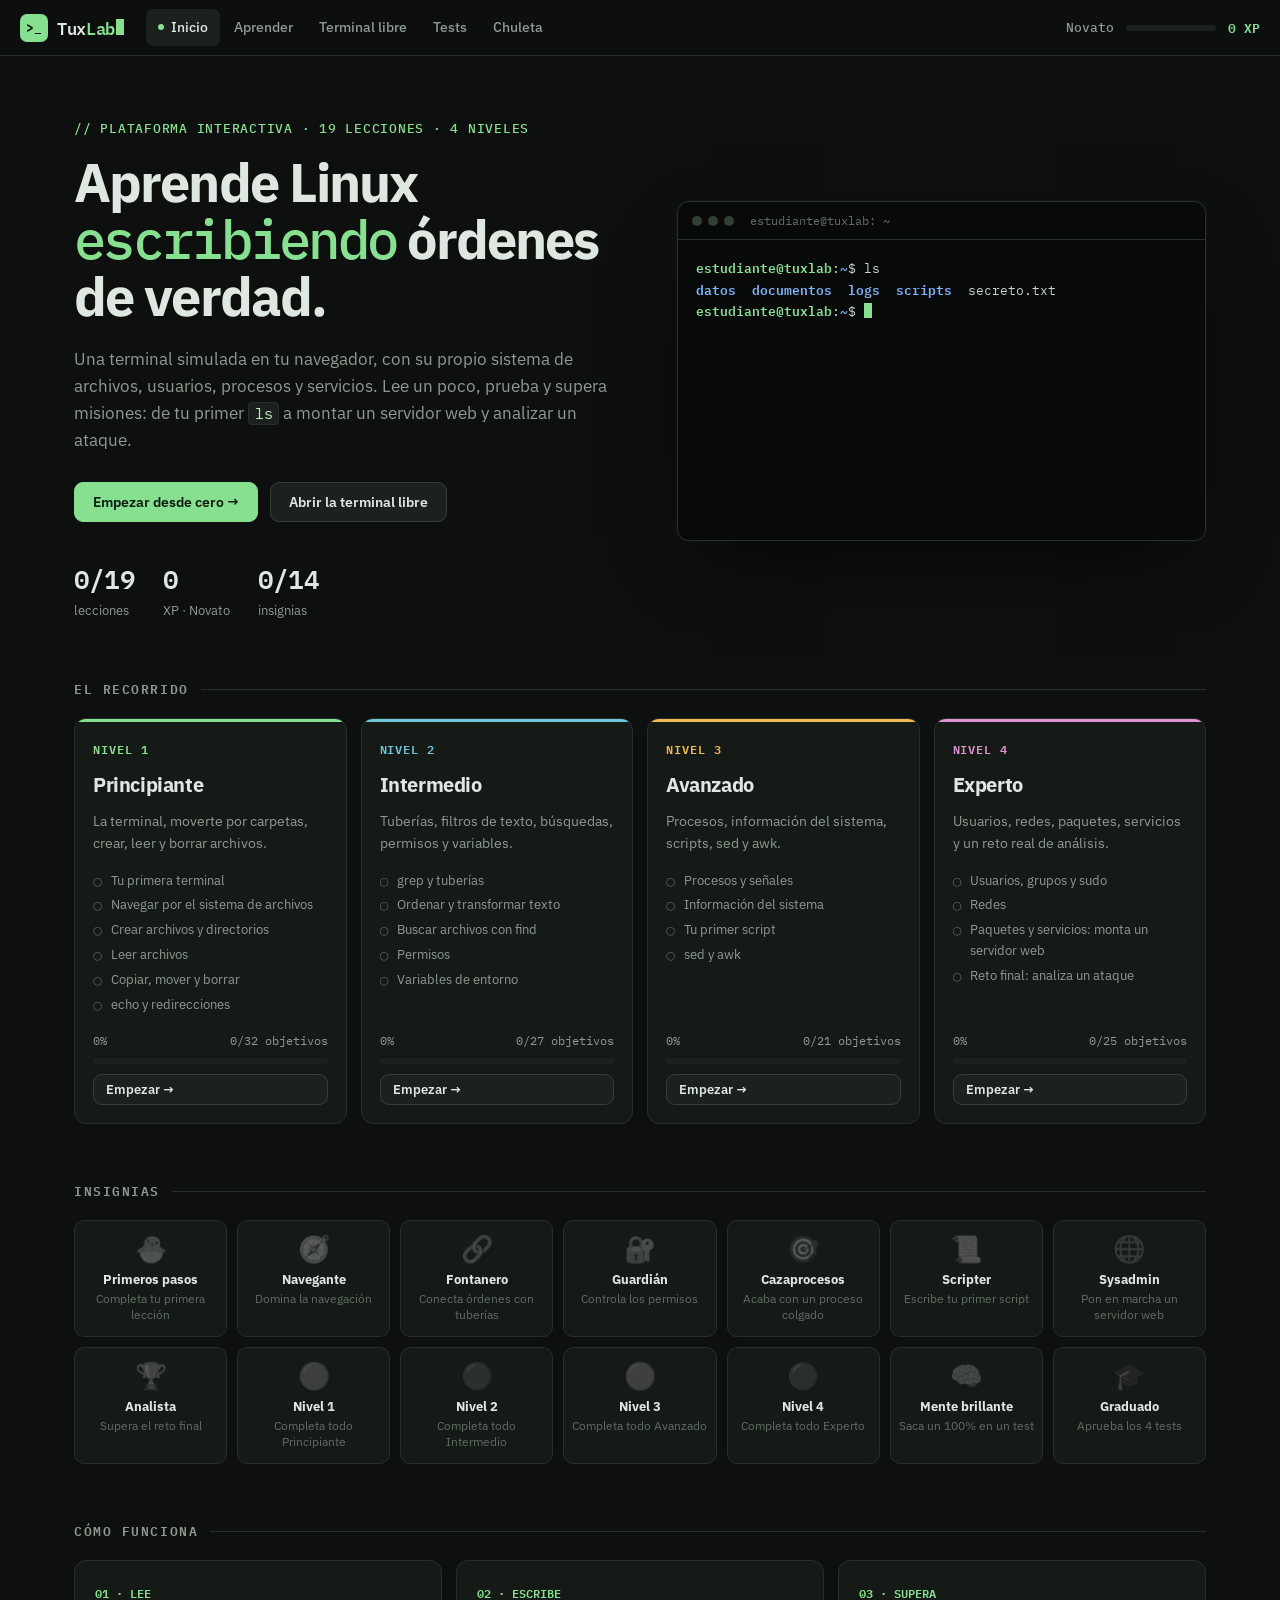
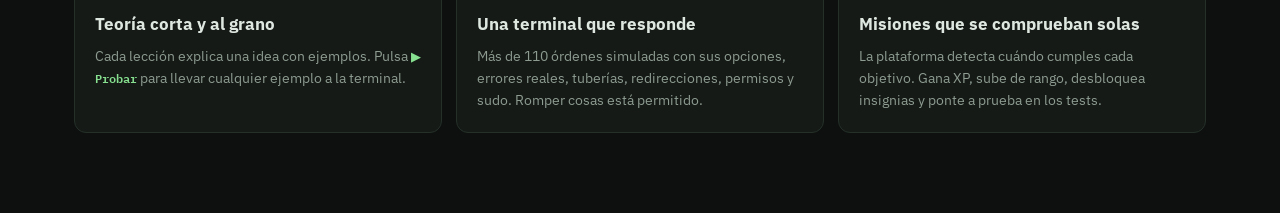
<file: index.html>
<!DOCTYPE html>
<html lang="es">
<head>
<meta charset="utf-8">
<meta name="viewport" content="width=device-width, initial-scale=1">
<title>TuxLab — Aprende Linux en la terminal</title>
<link rel="preconnect" href="https://fonts.googleapis.com"><link rel="preconnect" href="https://fonts.gstatic.com" crossorigin>
<link href="https://fonts.googleapis.com/css2?family=IBM+Plex+Mono:wght@400;500;600;700&family=IBM+Plex+Sans:wght@400;500;600;700&display=swap" rel="stylesheet">
<style>
:root{
  --bg:#0d100e;--bg2:#111512;--panel:#151a16;--panel2:#1b221d;--line:#253029;--line2:#334036;
  --text:#dfe7e1;--muted:#8d9b91;--dim:#5f6d63;
  --green:#86e08f;--amber:#f1b94e;--cyan:#6fc6d8;--magenta:#df92cf;--red:#ff7f78;--blue:#7cb6ff;
  --lv-b:#86e08f;--lv-i:#6fc6d8;--lv-a:#f1b94e;--lv-e:#df92cf;
  --mono:'IBM Plex Mono',ui-monospace,SFMono-Regular,Menlo,monospace;
  --sans:'IBM Plex Sans',system-ui,-apple-system,Segoe UI,sans-serif;
  --hdr:56px;
}
*{box-sizing:border-box}
html,body{margin:0;background:var(--bg);color:var(--text);font-family:var(--sans);font-size:15px;line-height:1.6;-webkit-font-smoothing:antialiased}
body{min-height:100vh}
a{color:var(--green)}
code,kbd,pre{font-family:var(--mono)}
:not(pre)>code{background:var(--panel2);border:1px solid var(--line);color:#bfeec4;padding:.05em .38em;border-radius:4px;font-size:.88em;white-space:nowrap}
kbd{background:var(--panel2);border:1px solid var(--line2);border-bottom-width:2px;border-radius:4px;padding:0 .4em;font-size:.82em}
.muted{color:var(--muted)}
button{font-family:inherit;cursor:pointer}
::selection{background:rgba(134,224,143,.28)}
@keyframes blink{50%{opacity:0}}
@keyframes pop{0%{transform:scale(.6)}60%{transform:scale(1.25)}100%{transform:scale(1)}}
@keyframes rise{from{opacity:0;transform:translateY(10px)}to{opacity:1;transform:none}}
@keyframes glow{0%{box-shadow:0 0 0 0 rgba(134,224,143,.45)}100%{box-shadow:0 0 0 14px rgba(134,224,143,0)}}

/* ---------- cabecera ---------- */
header.top{position:sticky;top:0;z-index:30;display:flex;align-items:center;gap:22px;height:var(--hdr);padding:0 20px;background:rgba(13,16,14,.9);backdrop-filter:blur(10px);-webkit-backdrop-filter:blur(10px);border-bottom:1px solid var(--line)}
.logo{display:flex;align-items:center;gap:9px;font:600 17px var(--mono);color:var(--text);text-decoration:none;letter-spacing:-.02em;flex-shrink:0}
.logo .mk{display:grid;place-items:center;width:28px;height:28px;border-radius:7px;background:var(--green);color:#0d100e;font-size:13px;font-weight:700}
.logo b{color:var(--green);font-weight:600}
.logo .cur{display:inline-block;width:8px;height:16px;background:var(--green);margin-left:1px;animation:blink 1.1s steps(1) infinite}
nav.tabs{display:flex;gap:2px;overflow-x:auto;scrollbar-width:none}
nav.tabs::-webkit-scrollbar{display:none}
nav.tabs a{color:var(--muted);text-decoration:none;padding:7px 12px;border-radius:7px;font-weight:500;font-size:14px;white-space:nowrap}
nav.tabs a:hover{color:var(--text);background:var(--panel)}
nav.tabs a.on{color:var(--text);background:var(--panel2)}
nav.tabs a.on::before{content:'';display:inline-block;width:6px;height:6px;border-radius:50%;background:var(--green);margin-right:7px;vertical-align:2px}
.xp{margin-left:auto;display:flex;align-items:center;gap:12px;font:500 13px var(--mono);flex-shrink:0}
.xp .rank{color:var(--muted)}
.xp .xpn{color:var(--green);font-weight:600}
.xpbar{width:90px;height:6px;background:var(--panel2);border-radius:4px;overflow:hidden}
.xpbar i{display:block;height:100%;background:linear-gradient(90deg,var(--green),var(--cyan));transition:width .6s}

/* ---------- vistas ---------- */
.view{display:none}
.view.on{display:block;animation:rise .25s ease-out}
.wrap{max-width:1180px;margin:0 auto;padding:0 24px}
.narrow{max-width:760px}
.btn{display:inline-flex;align-items:center;gap:8px;padding:10px 18px;border-radius:9px;border:1px solid var(--line2);background:var(--panel2);color:var(--text);font:600 14px var(--sans);text-decoration:none;transition:.15s;cursor:pointer}
.btn:hover{border-color:var(--green);color:var(--green)}
.btn.primary{background:var(--green);border-color:var(--green);color:#0b1a0d}
.btn.primary:hover{background:#9cf0a4;color:#0b1a0d}
.btn.sm{padding:6px 12px;font-size:13px}
h2.sec{font:600 13px var(--mono);text-transform:uppercase;letter-spacing:.12em;color:var(--muted);margin:56px 0 18px;display:flex;align-items:center;gap:12px}
h2.sec::after{content:'';flex:1;height:1px;background:var(--line)}

/* ---------- inicio ---------- */
.hero{display:grid;grid-template-columns:1.05fr 1fr;gap:48px;align-items:center;padding-top:64px}
.kicker{font:500 12.5px var(--mono);color:var(--green);letter-spacing:.06em;margin-bottom:18px}
.hero h1{font:700 clamp(34px,4.6vw,54px)/1.06 var(--sans);letter-spacing:-.035em;margin:0 0 20px}
.hero h1 em{font-style:normal;color:var(--green);font-family:var(--mono);font-weight:500;letter-spacing:-.05em}
.hero p{color:var(--muted);font-size:17px;max-width:540px;margin:0 0 28px}
.cta{display:flex;gap:12px;flex-wrap:wrap}
.stats{display:flex;gap:28px;margin-top:36px;flex-wrap:wrap}
.stat b{display:block;font:600 26px var(--mono);color:var(--text);letter-spacing:-.03em}
.stat span{font-size:13px;color:var(--muted)}
.demo{background:#080a09;border:1px solid var(--line);border-radius:12px;overflow:hidden;box-shadow:0 30px 80px -30px rgba(0,0,0,.8),0 0 0 1px rgba(134,224,143,.04)}
.demo .bar{display:flex;gap:6px;padding:11px 14px;border-bottom:1px solid var(--line);align-items:center}
.demo .bar i{width:10px;height:10px;border-radius:50%;background:var(--line2)}
.demo .bar span{margin-left:10px;font:12px var(--mono);color:var(--dim)}
.demo pre{margin:0;padding:18px 18px 22px;font:13px/1.65 var(--mono);color:#c9d4cc;min-height:300px;white-space:pre-wrap}
.demo .u{color:var(--green);font-weight:600}.demo .p{color:var(--blue);font-weight:600}
.demo .caret{display:inline-block;width:8px;height:15px;background:var(--green);vertical-align:-2px;animation:blink 1s steps(1) infinite}
.levels{display:grid;grid-template-columns:repeat(4,1fr);gap:14px}
.lvc{position:relative;background:var(--panel);border:1px solid var(--line);border-radius:12px;padding:20px 18px 18px;display:flex;flex-direction:column;gap:10px;overflow:hidden}
.lvc::before{content:'';position:absolute;inset:0 0 auto 0;height:3px;background:var(--c)}
.lvc .tag{font:600 11.5px var(--mono);color:var(--c);letter-spacing:.08em;text-transform:uppercase}
.lvc h3{margin:0;font-size:20px;letter-spacing:-.02em}
.lvc p{margin:0;color:var(--muted);font-size:13.5px}
.lvc ul{list-style:none;margin:4px 0 6px;padding:0;font-size:13px;flex:1}
.lvc li{display:flex;gap:8px;align-items:baseline;padding:2px 0;color:var(--muted)}
.lvc li a{color:inherit;text-decoration:none}
.lvc li a:hover{color:var(--text)}
.lvc li.ok{color:var(--text)}
.lvc li::before{content:'○';font-size:11px;color:var(--dim);flex-shrink:0}
.lvc li.ok::before{content:'●';color:var(--c)}
.pbar{height:6px;background:var(--panel2);border-radius:4px;overflow:hidden}
.pbar i{display:block;height:100%;background:var(--c,var(--green));transition:width .5s}
.lvc .pl{display:flex;justify-content:space-between;font:12px var(--mono);color:var(--muted)}
.badges{display:grid;grid-template-columns:repeat(7,1fr);gap:10px}
.bdg{background:var(--panel);border:1px solid var(--line);border-radius:10px;padding:14px 8px;text-align:center;transition:.2s}
.bdg .i{font-size:26px;line-height:1;filter:grayscale(1) opacity(.28)}
.bdg b{display:block;font-size:12.5px;margin-top:8px}
.bdg span{display:block;font-size:11.5px;color:var(--dim);line-height:1.35;margin-top:2px}
.bdg.on{border-color:rgba(134,224,143,.35);background:linear-gradient(180deg,rgba(134,224,143,.07),transparent)}
.bdg.on .i{filter:none}
.bdg.on span{color:var(--muted)}
.how{display:grid;grid-template-columns:repeat(3,1fr);gap:14px;margin-bottom:80px}
.how div{background:var(--panel);border:1px solid var(--line);border-radius:12px;padding:20px}
.how b{font:600 12px var(--mono);color:var(--green)}
.how h3{margin:6px 0 6px;font-size:17px}
.how p{margin:0;color:var(--muted);font-size:14px}

/* ---------- aprender ---------- */
#v-aprender.on{display:grid;grid-template-columns:268px minmax(0,1fr) minmax(0,.95fr);height:calc(100vh - var(--hdr));height:calc(100dvh - var(--hdr))}
.side{border-right:1px solid var(--line);overflow-y:auto;padding:18px 12px 40px;background:var(--bg2)}
.side h4{margin:18px 10px 6px;font:600 11px var(--mono);letter-spacing:.1em;text-transform:uppercase;color:var(--c);display:flex;justify-content:space-between}
.side h4 span{color:var(--dim);font-weight:500}
.side h4:first-child{margin-top:0}
.side a{display:flex;align-items:center;gap:10px;padding:7px 10px;border-radius:7px;color:var(--muted);text-decoration:none;font-size:13.5px;line-height:1.3}
.side a:hover{background:var(--panel);color:var(--text)}
.side a.on{background:var(--panel2);color:var(--text)}
.side a .st{flex-shrink:0;width:18px;height:18px;border-radius:50%;border:1.5px solid var(--line2);display:grid;place-items:center;font-size:10px;font-family:var(--mono)}
.side a .st.part{border-color:var(--c);color:var(--c)}
.side a .st.full{background:var(--c);border-color:var(--c);color:#0d100e;font-weight:700}
.lesson{overflow-y:auto;padding:30px 38px 70px}
.lhead{display:flex;align-items:center;gap:12px;flex-wrap:wrap;font-size:13px}
.chip{font:600 11.5px var(--mono);letter-spacing:.06em;text-transform:uppercase;color:var(--c);border:1px solid color-mix(in srgb,var(--c) 40%,transparent);background:color-mix(in srgb,var(--c) 9%,transparent);padding:3px 9px;border-radius:20px}
.side-toggle{display:none}
.lesson h1{font-size:30px;letter-spacing:-.03em;line-height:1.15;margin:12px 0 18px}
.theory h3{font-size:16px;margin:26px 0 8px;letter-spacing:-.01em}
.theory p{margin:0 0 12px;color:#cdd6cf}
.theory ul{padding-left:20px}
.ex{display:flex;align-items:center;flex-wrap:wrap;gap:4px 10px;background:#0a0d0b;border:1px solid var(--line);border-radius:8px;padding:8px 8px 8px 14px;margin:8px 0}
.ex code{font:13.5px var(--mono);color:#d7f5da;flex:1;min-width:0;white-space:pre-wrap;word-break:break-all;background:none;border:0;padding:0}
.ex .dl{color:var(--dim);user-select:none}
.ex .exn{flex-basis:100%;font-size:12.5px;color:var(--muted);padding-bottom:2px}
.try{flex-shrink:0;background:transparent;border:1px solid var(--line2);color:var(--green);border-radius:6px;font:500 12px var(--mono);padding:4px 9px;transition:.15s}
.try:hover{background:var(--green);color:#0b1a0d;border-color:var(--green)}
.call{border-left:3px solid var(--cyan);background:rgba(111,198,216,.07);padding:11px 14px;border-radius:0 8px 8px 0;margin:16px 0;font-size:14px;color:#cfe1e5}
.call.warn{border-color:var(--amber);background:rgba(241,185,78,.07);color:#eadcbf}
.call.danger{border-color:var(--red);background:rgba(255,127,120,.07);color:#efd0cd}
.tbl{width:100%;border-collapse:collapse;margin:12px 0 16px;font-size:14px}
.tbl th{text-align:left;font:600 11.5px var(--mono);text-transform:uppercase;letter-spacing:.08em;color:var(--muted);border-bottom:1px solid var(--line2);padding:6px 10px}
.tbl td{padding:7px 10px;border-bottom:1px solid var(--line);color:#cdd6cf}
pre.code{background:#0a0d0b;border:1px solid var(--line);border-radius:8px;padding:12px 14px;font-size:12.5px;line-height:1.55;overflow-x:auto;color:#d7f5da;margin:10px 0 14px}
.prompt-anat{font:600 22px var(--mono);margin:8px 0 6px;letter-spacing:-.01em}
.pa.u,.legend .u{color:var(--green)}.pa.h,.legend .h{color:var(--amber)}.pa.p,.legend .p{color:var(--blue)}.pa.d,.legend .d{color:var(--magenta)}
.legend{list-style:none;padding:0!important;margin:6px 0 14px;display:grid;gap:3px;font-size:14px;color:#cdd6cf}
.legend b{font-family:var(--mono)}
.legend .g{color:var(--amber)}.legend .o{color:var(--magenta)}
.perm{font:600 28px var(--mono);letter-spacing:.06em;margin:6px 0}
.perm .t{color:var(--dim)}.perm .u{color:var(--green)}.perm .g{color:var(--amber)}.perm .o{color:var(--magenta)}
.pipe{display:flex;align-items:center;gap:8px;flex-wrap:wrap;margin:10px 0 16px;font:13px var(--mono)}
.pipe span{background:var(--panel2);border:1px solid var(--line2);padding:6px 11px;border-radius:6px;color:#d7f5da}
.pipe i{color:var(--green);font-style:normal}
.mission{margin-top:34px;background:var(--panel);border:1px solid var(--line);border-radius:12px;padding:18px 18px 16px}
.mhead{display:flex;align-items:baseline;justify-content:space-between}
.mhead h2{margin:0;font-size:17px;display:flex;align-items:center;gap:8px}
.mhead h2::before{content:'▸';color:var(--green)}
.mprog{font:13px var(--mono);color:var(--muted)}
.mprog b{color:var(--green)}
.mission .pbar{margin:10px 0 6px}
.tasks{list-style:none;margin:0;padding:0;counter-reset:t}
.task{display:flex;gap:12px;padding:11px 4px;border-bottom:1px dashed var(--line)}
.task:last-child{border-bottom:0}
.chk{flex-shrink:0;width:22px;height:22px;border-radius:50%;border:1.5px solid var(--line2);display:grid;place-items:center;margin-top:1px;font:600 11px var(--mono);color:var(--dim);counter-increment:t}
.chk::before{content:counter(t)}
.task.done .chk{background:var(--green);border-color:var(--green);color:#0b1a0d}
.task.done .chk::before{content:'✓';font-size:13px}
.task.pop .chk{animation:pop .45s ease-out,glow .8s ease-out}
.task .tt{font-size:14.5px}
.task.done .tt{color:var(--muted)}
.hint-b{background:none;border:0;color:var(--dim);font:500 12px var(--mono);padding:2px 0;margin-top:2px}
.hint-b:hover{color:var(--amber)}
.hint{display:none;font-size:13.5px;color:#eadcbf;background:rgba(241,185,78,.08);border-radius:6px;padding:6px 10px;margin-top:4px}
.task.sh .hint{display:block}
.task.done .hint-b{display:none}
.complete{display:none;margin-top:14px;padding:14px 16px;border-radius:10px;background:linear-gradient(90deg,rgba(134,224,143,.14),rgba(111,198,216,.08));border:1px solid rgba(134,224,143,.35);align-items:center;gap:12px;flex-wrap:wrap;font-weight:600}
.complete.on{display:flex;animation:rise .4s}
.complete span{font:600 13px var(--mono);color:var(--green)}
.complete .btn{margin-left:auto}
.lnav{display:flex;justify-content:space-between;gap:12px;margin-top:26px;font-size:14px}
.lnav a{color:var(--muted);text-decoration:none}
.lnav a:hover{color:var(--green)}

/* ---------- terminal ---------- */
.termwrap{display:flex;flex-direction:column;background:#070908;border-left:1px solid var(--line);min-height:0;min-width:0}
.termbar{display:flex;align-items:center;gap:10px;padding:9px 12px;border-bottom:1px solid var(--line);font:12px var(--mono);color:var(--dim);flex-shrink:0}
.termbar .dots{display:flex;gap:6px}
.termbar .dots i{width:10px;height:10px;border-radius:50%;background:var(--line2)}
.termbar .dots i:first-child{background:#e2675e}.termbar .dots i:nth-child(2){background:#e8b84a}.termbar .dots i:nth-child(3){background:#5fc26a}
.termbar .tt{flex:1;text-align:center}
.termbar button{background:none;border:1px solid var(--line2);color:var(--muted);border-radius:6px;font:12px var(--mono);padding:3px 9px}
.termbar button:hover{color:var(--text);border-color:var(--muted)}
.term{flex:1;overflow-y:auto;padding:14px 16px 40px;font:13.5px/1.55 var(--mono);color:#cbd5ce;cursor:text;min-height:0}
.term .res,.term .cl{white-space:pre-wrap;word-break:break-word}
.term .res.e{color:var(--red)}
.term .res.n{color:var(--muted);font-style:italic}
.term .cl{margin-top:2px}
.term .ps1 .u,.term .cl .u{color:var(--green);font-weight:600}
.term .ps1 .p,.term .cl .p{color:var(--blue);font-weight:600}
.c-b{color:var(--blue);font-weight:600}.c-g{color:var(--green);font-weight:600}.c-r{color:#ff6b6b;font-weight:700}.c-m{color:var(--magenta)}
.tline{display:flex;align-items:baseline;margin-top:2px}
.tline .ps1{white-space:pre;flex-shrink:0}
.tin{flex:1;min-width:40px;background:transparent;border:0;outline:0;color:#eef5ef;font:inherit;padding:0;caret-color:var(--green)}
.term .res.welcome{color:var(--muted);border:1px dashed var(--line2);border-radius:8px;padding:8px 12px;margin-bottom:10px;font-style:normal;white-space:normal}
.term .res.welcome b{color:var(--green)}

/* ---------- laboratorio ---------- */
#v-laboratorio.on{display:grid;grid-template-columns:minmax(0,1fr) 320px;height:calc(100vh - var(--hdr));height:calc(100dvh - var(--hdr))}
#v-laboratorio .termwrap{border-left:0}
.labside{border-left:1px solid var(--line);overflow-y:auto;padding:22px 18px 40px;background:var(--bg2)}
.labside h3{margin:0 0 4px;font-size:17px}
.labside p{margin:0 0 16px;color:var(--muted);font-size:13.5px}
.idea{display:block;width:100%;text-align:left;background:var(--panel);border:1px solid var(--line);border-radius:9px;padding:10px 12px;margin-bottom:8px;color:var(--text);transition:.15s}
.idea:hover{border-color:var(--green)}
.idea code{display:block;background:none!important;border:0!important;padding:0!important;color:var(--green)!important;font-size:12.5px;white-space:pre-wrap!important;word-break:break-all}
.idea span{display:block;font-size:12.5px;color:var(--muted);margin-top:3px}

/* ---------- tests ---------- */
.qwrap{padding-top:44px;padding-bottom:80px}
.qwrap h1{font-size:32px;letter-spacing:-.03em;margin:0 0 6px}
.qtabs{display:grid;grid-template-columns:repeat(4,1fr);gap:8px;margin:26px 0 18px}
.qtabs button{background:var(--panel);border:1px solid var(--line);border-radius:10px;padding:10px 12px;color:var(--text);text-align:left;font:600 14px var(--sans);border-top:3px solid var(--c)}
.qtabs button small{display:block;font:500 11.5px var(--mono);color:var(--muted);margin-top:2px}
.qtabs button.on{background:var(--panel2);border-color:var(--c)}
.qcard{background:var(--panel);border:1px solid var(--line);border-radius:14px;padding:26px 26px 22px}
.qmeta{display:flex;justify-content:space-between;font:12.5px var(--mono);color:var(--muted)}
.qdots{display:flex;gap:5px}
.qdots i{width:22px;height:5px;border-radius:3px;background:var(--line2)}
.qdots i.ok{background:var(--green)}.qdots i.ko{background:var(--red)}.qdots i.cur{background:var(--muted)}
.qq{font-size:20px;font-weight:600;letter-spacing:-.015em;margin:18px 0 18px;line-height:1.35}
.qo{display:grid;gap:8px}
.qo button{display:flex;gap:12px;align-items:center;text-align:left;background:var(--bg2);border:1px solid var(--line);border-radius:9px;padding:12px 14px;color:var(--text);font-size:15px;transition:.12s}
.qo button:hover:not(:disabled){border-color:var(--muted)}
.qo button .k{flex-shrink:0;width:24px;height:24px;border-radius:6px;border:1px solid var(--line2);display:grid;place-items:center;font:600 12px var(--mono);color:var(--muted)}
.qo .cmd{font-family:var(--mono);font-size:14px}
.qo button.ok{border-color:var(--green);background:rgba(134,224,143,.09)}
.qo button.ok .k{background:var(--green);color:#0b1a0d;border-color:var(--green)}
.qo button.ko{border-color:var(--red);background:rgba(255,127,120,.08)}
.qo button.ko .k{background:var(--red);color:#1a0b0b;border-color:var(--red)}
.qo button:disabled{cursor:default}
.qx{margin-top:16px;padding:12px 14px;border-radius:9px;background:var(--bg2);border:1px solid var(--line);font-size:14px;color:#cdd6cf;display:none}
.qx.on{display:block;animation:rise .25s}
.qx b{color:var(--green)}.qx b.bad{color:var(--red)}
.qfoot{display:flex;justify-content:flex-end;margin-top:16px;min-height:42px}
.qend{text-align:center;padding:16px 0 6px}
.qend .big{font:700 64px var(--mono);letter-spacing:-.05em;color:var(--green);line-height:1}
.qend p{color:var(--muted)}
.qend .row{display:flex;gap:10px;justify-content:center;flex-wrap:wrap;margin-top:18px}

/* ---------- referencia ---------- */
.rwrap{padding-top:44px;padding-bottom:80px}
.rwrap h1{font-size:32px;letter-spacing:-.03em;margin:0 0 6px}
.rtools{display:flex;gap:10px;flex-wrap:wrap;align-items:center;margin:22px 0 18px;position:sticky;top:var(--hdr);background:var(--bg);padding:10px 0;z-index:5}
.rtools input{flex:1;min-width:220px;background:var(--panel);border:1px solid var(--line2);border-radius:9px;padding:10px 14px;color:var(--text);font:14px var(--mono);outline:0}
.rtools input:focus{border-color:var(--green)}
.rcats{display:flex;gap:6px;flex-wrap:wrap}
.rcats button{background:var(--panel);border:1px solid var(--line);color:var(--muted);border-radius:20px;padding:5px 12px;font:500 12.5px var(--sans)}
.rcats button.on{color:#0b1a0d;background:var(--green);border-color:var(--green)}
.rgrid{display:grid;grid-template-columns:repeat(auto-fill,minmax(330px,1fr));gap:12px}
.rc{background:var(--panel);border:1px solid var(--line);border-radius:11px;padding:15px 16px;display:flex;flex-direction:column;gap:7px}
.rch{display:flex;justify-content:space-between;align-items:center}
.rch code{background:none!important;border:0!important;padding:0!important;font:600 17px var(--mono)!important;color:var(--green)!important}
.rch span{font:500 11px var(--mono);color:var(--dim);text-transform:uppercase;letter-spacing:.08em}
.rc p{margin:0;font-size:14px;color:#cdd6cf}
.rc .syn{font:12.5px var(--mono);color:var(--muted)}
.rc ul{margin:2px 0 0;padding:0;list-style:none;font:12.5px var(--mono);color:var(--muted)}
.rc ul li{padding:1px 0}
.rce{display:flex;align-items:center;gap:8px;margin-top:auto;padding-top:6px;border-top:1px dashed var(--line)}
.rce code{flex:1;background:none!important;border:0!important;padding:0!important;color:#d7f5da!important;font-size:12.5px;white-space:pre-wrap!important;word-break:break-all}
.empty{color:var(--muted);padding:30px 0;text-align:center}

/* ---------- toasts ---------- */
.toasts{position:fixed;right:18px;bottom:18px;z-index:100;display:flex;flex-direction:column;gap:8px;align-items:flex-end;pointer-events:none}
.toast{background:var(--panel2);border:1px solid var(--line2);border-left:3px solid var(--green);color:var(--text);padding:10px 14px;border-radius:8px;font-size:14px;box-shadow:0 10px 30px rgba(0,0,0,.5);animation:rise .25s;max-width:320px}
.toast.badge{border-left-color:var(--amber)}
.toast.out{opacity:0;transform:translateY(6px);transition:.3s}

/* ---------- responsive ---------- */
@media (max-width:1180px){
  #v-aprender.on{grid-template-columns:minmax(0,1fr) minmax(0,1fr)}
  .side{position:fixed;left:0;top:var(--hdr);bottom:0;width:280px;z-index:25;transform:translateX(-100%);transition:transform .25s;box-shadow:20px 0 40px rgba(0,0,0,.5)}
  .side.open{transform:none}
  .side-toggle{display:inline-flex;background:var(--panel2);border:1px solid var(--line2);color:var(--text);border-radius:7px;padding:4px 10px;font:500 12.5px var(--sans)}
  .levels{grid-template-columns:repeat(2,1fr)}
  .badges{grid-template-columns:repeat(5,1fr)}
}
@media (max-width:860px){
  .hero{grid-template-columns:1fr;padding-top:36px;gap:30px}
  .xp .rank,.xpbar{display:none}
  #v-aprender.on{display:block;height:auto}
  .lesson{padding:22px 18px 30px;overflow:visible}
  #v-aprender .termwrap{height:72vh;height:72dvh;border-left:0;border-top:1px solid var(--line);}
  #v-laboratorio.on{display:block;height:auto}
  #v-laboratorio .termwrap{height:calc(100dvh - var(--hdr) - 10px)}
  .labside{border-left:0;border-top:1px solid var(--line)}
  .how{grid-template-columns:1fr}
  .qtabs{grid-template-columns:repeat(2,1fr)}
  .badges{grid-template-columns:repeat(3,1fr)}
}
@media (max-width:560px){
  header.top{gap:10px;padding:0 12px}
  .logo .txt{display:none}
  .levels{grid-template-columns:1fr}
  .rgrid{grid-template-columns:1fr}
  .term{font-size:12.5px;padding:12px}
  .qcard{padding:20px 16px}
  .complete .btn{margin-left:0}
}

</style>
</head>
<body>
<header class="top">
  <a class="logo" href="#inicio"><span class="mk">&gt;_</span><span class="txt">Tux<b>Lab</b><span class="cur"></span></span></a>
  <nav class="tabs">
    <a href="#inicio" data-v="inicio">Inicio</a>
    <a href="#aprender" data-v="aprender">Aprender</a>
    <a href="#laboratorio" data-v="laboratorio">Terminal libre</a>
    <a href="#tests" data-v="tests">Tests</a>
    <a href="#referencia" data-v="referencia">Chuleta</a>
  </nav>
  <div class="xp" id="xp"></div>
</header>

<main>
  <section class="view" id="v-inicio">
    <div class="wrap">
      <div class="hero">
        <div>
          <div class="kicker">// PLATAFORMA INTERACTIVA · 19 LECCIONES · 4 NIVELES</div>
          <h1>Aprende Linux <em>escribiendo</em> órdenes de verdad.</h1>
          <p>Una terminal simulada en tu navegador, con su propio sistema de archivos, usuarios, procesos y servicios. Lee un poco, prueba y supera misiones: de tu primer <code>ls</code> a montar un servidor web y analizar un ataque.</p>
          <div class="cta"><a class="btn primary" id="cta" href="#leccion-1">Empezar desde cero →</a><a class="btn" href="#laboratorio">Abrir la terminal libre</a></div>
          <div class="stats" id="stats"></div>
        </div>
        <div class="demo"><div class="bar"><i></i><i></i><i></i><span>estudiante@tuxlab: ~</span></div><pre id="demo"></pre></div>
      </div>
      <h2 class="sec">El recorrido</h2>
      <div class="levels" id="levels"></div>
      <h2 class="sec">Insignias</h2>
      <div class="badges" id="badges"></div>
      <h2 class="sec">Cómo funciona</h2>
      <div class="how">
        <div><b>01 · LEE</b><h3>Teoría corta y al grano</h3><p>Cada lección explica una idea con ejemplos. Pulsa <b>▶ Probar</b> para llevar cualquier ejemplo a la terminal.</p></div>
        <div><b>02 · ESCRIBE</b><h3>Una terminal que responde</h3><p>Más de 110 órdenes simuladas con sus opciones, errores reales, tuberías, redirecciones, permisos y sudo. Romper cosas está permitido.</p></div>
        <div><b>03 · SUPERA</b><h3>Misiones que se comprueban solas</h3><p>La plataforma detecta cuándo cumples cada objetivo. Gana XP, sube de rango, desbloquea insignias y ponte a prueba en los tests.</p></div>
      </div>
    </div>
  </section>

  <section class="view" id="v-aprender">
    <aside class="side" id="side"></aside>
    <article class="lesson" id="lesson"></article>
    <div class="termwrap">
      <div class="termbar"><span class="dots"><i></i><i></i><i></i></span><span class="tt">estudiante@tuxlab — bash</span><button id="resetL" title="Vuelve a dejar el sistema como al empezar la lección">↺ Reiniciar</button></div>
      <div id="termL"></div>
    </div>
  </section>

  <section class="view" id="v-laboratorio">
    <div class="termwrap">
      <div class="termbar"><span class="dots"><i></i><i></i><i></i></span><span class="tt">estudiante@tuxlab — terminal libre</span><button id="resetB">↺ Reiniciar sistema</button></div>
      <div id="termB"></div>
    </div>
    <aside class="labside">
      <h3>Ideas para explorar</h3>
      <p>Aquí no hay misiones: es tu propio Linux para experimentar. Toca una idea para escribirla en la terminal.</p>
      <div id="ideas"></div>
    </aside>
  </section>

  <section class="view" id="v-tests">
    <div class="wrap narrow qwrap">
      <h1>Tests por nivel</h1>
      <p class="muted">Seis preguntas por nivel, con explicación en cada respuesta. Tu mejor resultado suma 10 XP por acierto.</p>
      <div class="qtabs" id="qtabs"></div>
      <div class="qcard" id="qcard"></div>
    </div>
  </section>

  <section class="view" id="v-referencia">
    <div class="wrap rwrap">
      <h1>Chuleta de órdenes</h1>
      <p class="muted">Todas las órdenes que entiende TuxLab, con su sintaxis y un ejemplo listo para probar.</p>
      <div class="rtools"><input id="rq" type="search" placeholder="Busca: grep, permisos, red…" autocomplete="off"><div class="rcats" id="rcats"></div></div>
      <div class="rgrid" id="rgrid"></div>
    </div>
  </section>
</main>
<div class="toasts" id="toasts"></div>

<script>
/* ================= TuxLab · motor de shell simulado ================= */
const HOME='/home/estudiante', USER='estudiante', HOST='tuxlab';
function D(c={},o='estudiante',m=0o755){return{t:'d',c,o,m,mt:Date.now()}}
function F(d='',o='estudiante',m=0o644){return{t:'f',d,o,m,mt:Date.now()}}

const SYSLOG=[
'2026-11-16 08:00:01 INFO  Sistema iniciado',
'2026-11-16 08:00:03 INFO  Servicio ssh activo',
'2026-11-16 08:01:15 WARN  Uso de disco al 81%',
'2026-11-16 08:05:42 ERROR No se pudo montar /dev/sdb1',
'2026-11-16 08:10:00 INFO  Tarea cron ejecutada: backup',
'2026-11-16 08:12:31 ERROR Fallo de autenticación para el usuario admin',
'2026-11-16 08:15:09 INFO  Conexión entrante desde 192.168.1.20',
'2026-11-16 08:20:44 warn  Temperatura de CPU elevada',
'2026-11-16 08:25:00 INFO  Actualización de paquetes disponible',
'2026-11-16 08:30:12 ERROR Servicio nginx no responde',
'2026-11-16 08:31:00 INFO  Reintentando servicio nginx',
'2026-11-16 08:35:27 WARN  Memoria swap al 60%'].join('\n')+'\n';

function mkAccess(){
  const ips=[['192.168.1.10',9],['203.0.113.7',6],['10.0.0.5',5],['172.16.0.3',4],['192.168.1.20',3],['198.51.100.2',2]];
  const arr=[]; ips.forEach(([ip,n])=>{for(let i=0;i<n;i++)arr.push(ip)});
  let seed=7; const rnd=()=>(seed=(seed*16807)%2147483647)/2147483647;
  for(let i=arr.length-1;i>0;i--){const j=Math.floor(rnd()*(i+1));[arr[i],arr[j]]=[arr[j],arr[i]];}
  const paths=['/index.html','/about.html','/login','/api/users','/img/logo.png','/contacto','/blog'];
  return arr.map((ip,i)=>{
    const p=(i%7===3)?'/no-existe':paths[Math.floor(rnd()*paths.length)];
    const st=p==='/no-existe'?404:(p==='/login'&&rnd()<.5?500:200);
    const mm=String(Math.floor(i*2/60)).padStart(2,'0'), ss=String((i*2)%60).padStart(2,'0');
    return `${ip} - - [16/Nov/2026:10:${mm}:${ss}] "GET ${p} HTTP/1.1" ${st} ${200+Math.floor(rnd()*4800)}`;
  }).join('\n')+'\n';
}
const ACCESS=mkAccess();
const ACC_LINES=ACCESS.trim().split('\n');
const N404=ACC_LINES.filter(l=>l.split(' ')[7]==='404').length;
const TOPIP='192.168.1.10';

const PASSWD=`root:x:0:0:root:/root:/bin/bash
daemon:x:1:1:daemon:/usr/sbin:/usr/sbin/nologin
bin:x:2:2:bin:/bin:/usr/sbin/nologin
www-data:x:33:33:www-data:/var/www:/usr/sbin/nologin
sshd:x:110:65534::/run/sshd:/usr/sbin/nologin
estudiante:x:1000:1000:Estudiante TuxLab,,,:/home/estudiante:/bin/bash
nobody:x:65534:65534:nobody:/nonexistent:/usr/sbin/nologin
`;
const NGINX_HTML=`<!DOCTYPE html>
<html>
<head><title>Welcome to nginx!</title></head>
<body>
<h1>Welcome to nginx!</h1>
<p>If you see this page, the nginx web server is successfully installed and working.</p>
</body>
</html>
`;

function baseFS(){
  return D({
    bin:D({},'root'), boot:D({'vmlinuz':F('','root')},'root'),
    dev:D({null:F('','root',0o666)},'root'),
    etc:D({
      passwd:F(PASSWD,'root'),
      shadow:F('root:*:19700:0:99999:7:::\nestudiante:$y$j9T$...:19700:0:99999:7:::\n','root',0o640),
      hostname:F('tuxlab\n','root'),
      hosts:F('127.0.0.1\tlocalhost\n127.0.1.1\ttuxlab\n192.168.1.20\tservidor\n192.168.1.1\trouter\n','root'),
      'os-release':F('PRETTY_NAME="Ubuntu 24.04.1 LTS"\nNAME="Ubuntu"\nVERSION_ID="24.04"\nVERSION="24.04.1 LTS (Noble Numbat)"\nID=ubuntu\nID_LIKE=debian\nHOME_URL="https://www.ubuntu.com/"\n','root'),
      'resolv.conf':F('nameserver 127.0.0.53\n','root'),
      ssh:D({'sshd_config':F('Port 22\nPermitRootLogin no\nPasswordAuthentication yes\n','root')},'root'),
    },'root'),
    home:D({estudiante:D({
      '.bashrc':F('# ~/.bashrc: configuración de bash\nalias ll=\'ls -l\'\nalias la=\'ls -A\'\nexport PS1=\'\\u@\\h:\\w\\$ \'\n'),
      '.profile':F('# ~/.profile\nif [ -f ~/.bashrc ]; then . ~/.bashrc; fi\n'),
      documentos:D({
        'bienvenida.txt':F('¡Bienvenido a TuxLab!\nAquí aprenderás Linux paso a paso.\nLinux es un sistema operativo libre.\nLinux funciona en servidores, móviles y supercomputadoras.\nCada comando que escribes es una pequeña victoria.\n'),
        'manual.txt':F('MANUAL DE TUXLAB\n================\n1. Lee la teoría.\n2. Escribe los comandos en la terminal.\n3. Completa las misiones.\n'),
        '.secreto':F('¡Encontraste el archivo oculto! 🐧 Los archivos que empiezan por punto no se ven con un ls normal.\n'),
      }),
      logs:D({'sistema.log':F(SYSLOG),'access.log':F(ACCESS)}),
      datos:D({
        'frutas.txt':F('manzana\npera\nbanana\nmanzana\nkiwi\npera\nmanzana\nuva\nbanana\nmango\nmanzana\nkiwi\n'),
        'ventas.csv':F('fecha,producto,cantidad,precio\n2026-11-01,teclado,3,25\n2026-11-02,raton,5,12\n2026-11-03,monitor,2,180\n2026-11-04,teclado,1,25\n2026-11-05,cable,10,4\n2026-11-06,raton,2,12\n'),
      }),
      scripts:D({'backup.sh':F('#!/bin/bash\n# Script de respaldo de ejemplo\necho "Iniciando respaldo..."\necho "Copiando documentos..."\necho "Respaldo completado ✔"\n')}),
      basura:D({'viejo1.tmp':F('x\n'),'viejo2.tmp':F('y\n'),cache:D({'c.tmp':F('z\n')})}),
      'temporal.txt':F('archivo temporal\n'),
      'secreto.txt':F('La contraseña del wifi es: pingüino123\n'),
    })},'root'),
    root:D({'.bashrc':F('','root')},'root',0o700),
    tmp:D({},'root',0o777),
    usr:D({bin:D({},'root'),sbin:D({},'root'),share:D({},'root')},'root'),
    var:D({log:D({syslog:F(SYSLOG,'root',0o640)},'root'),www:D({},'root')},'root'),
  },'root');
}

function newState(){
  return {fs:baseFS(), cwd:HOME, vars:{},
    env:{HOME,USER,LOGNAME:USER,SHELL:'/bin/bash',PATH:'/usr/local/bin:/usr/bin:/bin:/usr/sbin',LANG:'es_ES.UTF-8',PWD:HOME,OLDPWD:HOME,HOSTNAME:HOST,TERM:'xterm-256color'},
    hist:[], status:0, args:['bash'], shellPid:1201, nextPid:5000,
    procs:[
      {pid:1,u:'root',cmd:'/sbin/init splash',cpu:0.0,mem:0.3,vsz:168000,rss:12800,stat:'Ss'},
      {pid:412,u:'root',cmd:'sshd: /usr/sbin/sshd -D',cpu:0.0,mem:0.2,vsz:15400,rss:9100,stat:'Ss'},
      {pid:733,u:'root',cmd:'/usr/sbin/cron -f',cpu:0.0,mem:0.1,vsz:9500,rss:2700,stat:'Ss'},
      {pid:1201,u:USER,cmd:'-bash',cpu:0.0,mem:0.1,vsz:11200,rss:5400,stat:'Ss',tty:1},
      {pid:3110,u:USER,cmd:'python3 servidor.py',cpu:1.2,mem:2.1,vsz:45200,rss:22100,stat:'S',tty:1},
      {pid:4242,u:USER,cmd:'./proceso_colgado --loop',cpu:98.7,mem:12.4,vsz:512000,rss:498000,stat:'R',tty:1,stubborn:true},
    ],
    pkgs:new Set(['bash','coreutils','grep','sed','gawk','openssh-server','curl','nano']),
    aptUpdated:false,
    svcs:{ssh:{desc:'OpenBSD Secure Shell server',active:true,enabled:true,pid:412,since:Date.now()-3*864e5},
          cron:{desc:'Regular background program processing daemon',active:true,enabled:true,pid:733,since:Date.now()-3*864e5}},
    groups:{root:['root'],adm:[USER],sudo:[USER],'www-data':[],users:[],estudiante:[USER]},
  };
}

/* ---------- utilidades ---------- */
let S;
class E extends Error{constructor(m,code=1){super(m);this.code=code}}
const fail=(m,code)=>{throw new E(m,code)};
const MON=['ene','feb','mar','abr','may','jun','jul','ago','sep','oct','nov','dic'];
const DOW=['dom','lun','mar','mié','jue','vie','sáb'];
const p2=n=>String(n).padStart(2,'0');
function dateStr(t){const d=new Date(t);return `${MON[d.getMonth()]} ${String(d.getDate()).padStart(2)} ${p2(d.getHours())}:${p2(d.getMinutes())}`}
const bytes=s=>new TextEncoder().encode(s).length;
function hsize(n){if(n<1024)return String(n);const u=['K','M','G'];let i=-1;do{n/=1024;i++}while(n>=1024&&i<2);return(n<10?n.toFixed(1).replace('.',','):Math.round(n))+u[i]}
function modeStr(n){let s=n.t==='d'?'d':'-';for(let sh=6;sh>=0;sh-=3){const b=(n.m>>sh)&7;s+=(b&4?'r':'-')+(b&2?'w':'-')+(b&1?'x':'-')}return s}
const nsize=n=>n.t==='d'?4096:bytes(n.d);
function col(name,n,ctx){if(!ctx.tty)return name;if(n.t==='d')return '\u0001b'+name+'\u0002';if(n.m&0o111)return '\u0001g'+name+'\u0002';return name}
const lines=t=>{const l=(t||'').split('\n');if(l[l.length-1]==='')l.pop();return l};
const out=a=>a.length?a.join('\n')+'\n':'';
const strip=s=>String(s).replace(/\u0001[a-z]|\u0002/g,'');
const escRe=s=>s.replace(/[.*+?^${}()|[\]\\]/g,'\\$&');
const clone=n=>JSON.parse(JSON.stringify(n));

function norm(p){
  if(p===undefined||p==='')p='.';
  if(p==='~')p=HOME;else if(p.startsWith('~/'))p=HOME+p.slice(1);
  if(p[0]!=='/')p=S.cwd+'/'+p;
  const o=[];for(const s of p.split('/')){if(!s||s==='.')continue;if(s==='..')o.pop();else o.push(s)}
  return '/'+o.join('/');
}
function node(p){const n=norm(p);let cur=S.fs;if(n==='/')return cur;for(const s of n.slice(1).split('/')){if(!cur||cur.t!=='d')return null;cur=cur.c[s]}return cur||null}
function split(p){const n=norm(p);const i=n.lastIndexOf('/');return{pp:n.slice(0,i)||'/',name:n.slice(i+1),full:n}}
const canW=(nd,ctx)=>ctx.root||nd.o===USER&&(nd.m&0o200)||(nd.m&2);
const canR=(nd,ctx)=>ctx.root||(nd.o===USER?(nd.m&0o400):(nd.m&4));
const disp=p=>p===HOME?'~':p.startsWith(HOME+'/')?'~'+p.slice(HOME.length):p;
function each(list,ctx,fn){for(const x of list){try{fn(x)}catch(e){if(e instanceof E){ctx.err(e.message)}else throw e}}}

function writeFile(p,content,append,ctx,cmd){
  if(norm(p)==='/dev/null')return;
  const {pp,name}=split(p);const dir=node(pp);
  if(!dir||dir.t!=='d')fail(`${cmd}: ${p}: No existe el archivo o el directorio`);
  const f=dir.c[name];
  if(f&&f.t==='d')fail(`${cmd}: ${p}: Es un directorio`);
  if(f){if(!canW(f,ctx))fail(`${cmd}: ${p}: Permiso denegado`);f.d=append?f.d+content:content;f.mt=Date.now()}
  else{if(!canW(dir,ctx))fail(`${cmd}: ${p}: Permiso denegado`);dir.c[name]=F(content,ctx.root?'root':USER)}
}
function readFile(p,ctx,cmd){
  const n=node(p);
  if(!n)fail(`${cmd}: ${p}: No existe el archivo o el directorio`);
  if(n.t==='d')fail(`${cmd}: ${p}: Es un directorio`);
  if(!canR(n,ctx))fail(`${cmd}: ${p}: Permiso denegado`);
  return n.d;
}
function inputOf(files,ctx,cmd){if(!files.length)return ctx.stdin;let s='';for(const f of files){if(f==='-'){s+=ctx.stdin;continue}try{s+=readFile(f,ctx,cmd)}catch(e){if(e instanceof E)ctx.err(e.message);else throw e}}return s}
function opts(args,valued=''){
  const f=new Set(),v={},rest=[];
  for(let i=0;i<args.length;i++){const a=args[i];
    if(a==='--'){rest.push(...args.slice(i+1));break}
    if(a.startsWith('--')&&a.length>2){const [k,val]=a.slice(2).split('=');f.add(k);if(val!==undefined)v[k]=val;continue}
    if(a[0]==='-'&&a.length>1&&!/^-\d+$/.test(a)){for(let j=1;j<a.length;j++){const ch=a[j];if(valued.includes(ch)){v[ch]=a.slice(j+1)||args[++i];f.add(ch);break}f.add(ch)}continue}
    rest.push(a);
  }
  return{f,v,rest};
}
function globRe(g,ci){return new RegExp('^'+g.split('').map(ch=>ch==='*'?'.*':ch==='?'?'.':escRe(ch)).join('')+'$',ci?'i':'')}
function glob(p){
  const i=p.lastIndexOf('/');const dp=i>=0?p.slice(0,i+1):'';const base=p.slice(i+1);
  if(/[*?]/.test(dp)||!/[*?]/.test(base))return[p];
  const n=node(dp||'.');if(!n||n.t!=='d')return[p];
  const re=globRe(base);const m=Object.keys(n.c).filter(x=>(x[0]!=='.'||base[0]==='.')&&re.test(x)).sort();
  return m.length?m.map(x=>dp+x):[p];
}
function walk(path,n,acc=[]){acc.push([path,n]);if(n.t==='d')for(const k of Object.keys(n.c).sort())walk((path==='/'?'':path)+'/'+k,n.c[k],acc);return acc}
function getVar(name){
  if(/^\d+$/.test(name))return S.args[+name]??'';
  if(name==='#')return String(Math.max(0,S.args.length-1));
  if(name==='@'||name==='*')return S.args.slice(1).join(' ');
  if(name==='?')return String(S.status);
  if(name==='$')return String(S.shellPid);
  if(name==='RANDOM')return String(Math.floor(Math.random()*32768));
  if(name==='PWD')return S.cwd;
  return S.vars[name]??S.env[name]??'';
}

/* ---------- tokenizador ---------- */
function tokenize(line){
  const toks=[];let cur='',has=false,q=false,i=0;
  const push=()=>{if(has){toks.push({v:cur,q});cur='';has=false;q=false}};
  const varAt=j=>line.slice(j).match(/^\$(\{(\w+)\}|([A-Za-z_]\w*)|([0-9#@*?$]))/);
  while(i<line.length){const ch=line[i];
    if(ch==="'"){const j=line.indexOf("'",i+1);if(j<0)throw new E('error de sintaxis: comilla simple sin cerrar');cur+=line.slice(i+1,j);has=true;q=true;i=j+1;continue}
    if(ch==='"'){let j=i+1,s='';
      while(j<line.length&&line[j]!=='"'){
        if(line[j]==='\\'&&j+1<line.length&&'"\\$`'.includes(line[j+1])){s+=line[j+1];j+=2;continue}
        if(line[j]==='$'){const m=varAt(j);if(m){s+=getVar(m[2]||m[3]||m[4]);j+=m[0].length;continue}}
        s+=line[j];j++}
      if(j>=line.length)throw new E('error de sintaxis: comilla doble sin cerrar');
      cur+=s;has=true;q=true;i=j+1;continue}
    if(ch==='\\'&&i+1<line.length){cur+=line[i+1];has=true;q=true;i+=2;continue}
    if(ch===' '||ch==='\t'){push();i++;continue}
    if(ch==='|'&&line[i+1]==='|'){push();toks.push({op:'||'});i+=2;continue}
    if(ch==='|'){push();toks.push({op:'|'});i++;continue}
    if(ch==='&'&&line[i+1]==='&'){push();toks.push({op:'&&'});i+=2;continue}
    if(ch==='&'&&line[i+1]==='>'){push();toks.push({op:'&>'});i+=2;continue}
    if(ch==='&'){push();toks.push({op:'&'});i++;continue}
    if(ch===';'){push();toks.push({op:';'});i++;continue}
    if(ch==='>'&&cur==='2'&&!q&&has){cur='';has=false;if(line[i+1]==='>'){toks.push({op:'2>>'});i+=2}else if(line.slice(i+1,i+3)==='&1'){toks.push({op:'2>&1'});i+=3}else{toks.push({op:'2>'});i++}continue}
    if(ch==='>'&&line[i+1]==='>'){push();toks.push({op:'>>'});i+=2;continue}
    if(ch==='>'){push();toks.push({op:'>'});i++;continue}
    if(ch==='<'){push();toks.push({op:'<'});i++;continue}
    if(ch==='#'&&!has){break}
    if(ch==='$'&&line[i+1]==='('){throw new E('TuxLab no admite la sustitución de órdenes $( ) — usa tuberías | en su lugar')}
    if(ch==='$'){const m=varAt(i);if(m){cur+=getVar(m[2]||m[3]||m[4]);has=true;i+=m[0].length;continue}}
    if(ch==='~'&&!has&&(line[i+1]===undefined||line[i+1]==='/'||line[i+1]===' ')){cur+=HOME;has=true;i++;continue}
    cur+=ch;has=true;i++;
  }
  push();return toks;
}

/* ---------- ejecución ---------- */
function execLine(line,opt={}){
  const res={segs:[],status:0,clear:false};
  let toks;
  try{toks=tokenize(line)}catch(e){res.segs.push({t:'bash: '+e.message+'\n',k:'e'});res.status=2;S.status=2;return res}
  const chain=[];let cur=[],op=null;
  for(const t of toks){if(t.op===';'||t.op==='&&'||t.op==='||'||t.op==='&'){chain.push({toks:cur,op,bg:t.op==='&'});op=t.op;cur=[]}else cur.push(t)}
  chain.push({toks:cur,op});
  let ran=false;
  for(const c of chain){
    if(!c.toks.length)continue;
    if(c.op==='&&'&&res.status!==0)continue;
    if(c.op==='||'&&res.status===0)continue;
    if(c.bg){res.segs.push({t:`[1] ${S.nextPid}\n`,k:'n'})}
    runPipeline(c.toks,res,opt);ran=true;
  }
  if(!ran&&toks.some(t=>t.op&&t.op!==';'))res.segs.push({t:'bash: error de sintaxis cerca del elemento inesperado\n',k:'e'});
  return res;
}
function runPipeline(toks,res,opt){
  const stages=[[]];for(const t of toks){if(t.op==='|')stages.push([]);else stages[stages.length-1].push(t)}
  let stdin='',status=0;
  for(let si=0;si<stages.length;si++){
    const st=stages[si];const args=[];let outF=null,app=false,inF=null,errF=null,errApp=false,err2out=false;
    const ctx={root:!!opt.root,stdin,tty:false,errs:[],notes:[],status:0,depth:opt.depth||0,err(m){this.errs.push(m);this.status=1}};
    let syntax=false;
    for(let i=0;i<st.length;i++){const t=st[i];
      if(t.op){
        if(t.op==='2>&1'){err2out=true;continue}
        const nx=st[i+1];if(!nx||nx.op){syntax=true;break}i++;
        if(t.op==='>'||t.op==='>>'){outF=nx.v;app=t.op==='>>'}
        else if(t.op==='&>'){outF=nx.v;errF=nx.v}
        else if(t.op==='<')inF=nx.v;
        else if(t.op==='2>'||t.op==='2>>'){errF=nx.v;errApp=t.op==='2>>'}
      }else if(!t.q&&/[*?]/.test(t.v))args.push(...glob(t.v));else args.push(t.v);
    }
    if(syntax){res.segs.push({t:'bash: error de sintaxis cerca del elemento inesperado «newline»\n',k:'e'});status=2;break}
    ctx.tty=si===stages.length-1&&outF===null;
    let o='';
    try{
      if(inF!==null)ctx.stdin=readFile(inF,ctx,'bash');
      o=runCmd(args,ctx)??'';
    }catch(e){
      if(e instanceof E){ctx.errs.push(e.message);ctx.status=e.code||1}
      else{ctx.errs.push('bash: error interno: '+e.message);ctx.status=1;if(typeof console!=='undefined')console.error(e)}
    }
    if(ctx.clear)res.clear=true;
    for(const n of ctx.notes)res.segs.push({t:n+'\n',k:'n'});
    const errText=ctx.errs.map(x=>x+'\n').join('');
    if(err2out){o+=errText}
    else if(errF!==null&&errF!==outF){if(errText)try{writeFile(errF,errText,errApp,ctx,'bash')}catch(e){res.segs.push({t:e.message+'\n',k:'e'})}}
    else if(errF!==null&&errF===outF){o+=errText}
    else if(errText)res.segs.push({t:errText,k:'e'});
    if(outF!==null){try{writeFile(outF,strip(o),app,ctx,'bash')}catch(e){if(e instanceof E){res.segs.push({t:'bash: '+e.message.replace(/^bash: /,'')+'\n',k:'e'});ctx.status=1}else throw e}o=''}
    if(si===stages.length-1){if(o)res.segs.push({t:o})}else stdin=strip(o);
    status=ctx.status;
  }
  res.status=status;S.status=status;
}
function levenshtein(a,b){const m=[];for(let i=0;i<=a.length;i++){m[i]=[i];for(let j=1;j<=b.length;j++)m[i][j]=i?Math.min(m[i-1][j]+1,m[i][j-1]+1,m[i-1][j-1]+(a[i-1]===b[j-1]?0:1)):j}return m[a.length][b.length]}
function runCmd(args,ctx){
  if(!args.length)return'';
  while(args.length&&/^[A-Za-z_]\w*=/.test(args[0])){
    const k=args[0].slice(0,args[0].indexOf('=')),v=args[0].slice(args[0].indexOf('=')+1);
    if(args.length===1){if(k in S.env)S.env[k]=v;else S.vars[k]=v;return''}
    args=args.slice(1);
  }
  const [c,...rest]=args;
  if(c.includes('/'))return execFile(c,rest,ctx);
  if(PKG_OF[c]&&!S.pkgs.has(PKG_OF[c]))fail(`No se ha encontrado la orden «${c}», pero se puede instalar con:\n\nsudo apt install ${PKG_OF[c]}`,127);
  const fn=CMDS[c];
  if(!fn){
    const best=Object.keys(CMDS).map(k=>[k,levenshtein(c,k)]).sort((a,b)=>a[1]-b[1])[0];
    fail(`${c}: orden no encontrada`+(best&&best[1]<=2&&c.length>1?`\n¿Quisiste decir «${best[0]}»?`:''),127);
  }
  if(rest[0]==='--help'&&typeof REF!=='undefined'){const r=REF.find(x=>x.c===c);if(r)return `Uso: ${r.s}\n${r.d}\n${r.o?r.o.map(x=>'  '+x).join('\n')+'\n':''}Ejemplo: ${r.e}\n`}
  return fn(rest,ctx);
}
function execFile(path,args,ctx){
  const n=node(path);
  if(!n)fail(`bash: ${path}: No existe el archivo o el directorio`,127);
  if(n.t==='d')fail(`bash: ${path}: Es un directorio`,126);
  const xbit=ctx.root?(n.m&0o111):(n.o===USER?(n.m&0o100):(n.m&1));
  if(!xbit)fail(`bash: ${path}: Permiso denegado`,126);
  return runScript(path,args,ctx);
}
function runScript(path,args,ctx){
  const n=node(path);
  if(!n)fail(`bash: ${path}: No existe el archivo o el directorio`,127);
  if(n.t==='d')fail(`bash: ${path}: Es un directorio`,126);
  if(!canR(n,ctx))fail(`bash: ${path}: Permiso denegado`,126);
  if(ctx.depth>4)fail('bash: demasiados niveles de scripts anidados');
  const saved=S.args;S.args=[path,...args];let o='',st=0;
  try{
    for(const raw of n.d.split('\n')){
      const l=raw.trim();if(!l||l.startsWith('#'))continue;
      const m=l.match(/^exit(?:\s+(\d+))?$/);if(m){st=+(m[1]||0);break}
      const r=execLine(l,{root:ctx.root,depth:ctx.depth+1});
      for(const s of r.segs){if(s.k==='e')ctx.errs.push(s.t.replace(/\n$/,''));else if(s.k==='n')ctx.notes.push(s.t.replace(/\n$/,''));else o+=strip(s.t)}
      st=r.status;
    }
  }finally{S.args=saved}
  ctx.status=st;return o;
}

/* ---------- awk mínimo ---------- */
const anum=v=>typeof v==='number'?v:(parseFloat(v)||0);
const looksNum=v=>typeof v==='number'||/^\s*[-+]?(\d+\.?\d*|\.\d+)(e[-+]?\d+)?\s*$/i.test(v);
const atruthy=v=>typeof v==='number'?v!==0:(looksNum(v)?+v!==0:v!=='');
const afmt=v=>typeof v==='number'?(Number.isInteger(v)?String(v):String(+v.toPrecision(6))):String(v);
function sprintf(fmt,vals){let i=0;return String(fmt).replace(/%(-?)(\d*)(?:\.(\d+))?([sdif%])/g,(m,l,w,pr,t)=>{if(t==='%')return'%';const v=vals[i++];let s;if(t==='d'||t==='i')s=String(Math.trunc(anum(v)));else if(t==='f')s=anum(v).toFixed(pr===undefined?6:+pr);else s=afmt(v??'');if(w)s=l?s.padEnd(+w):s.padStart(+w);return s})}
function awkTok(s){
  const t=[];let i=0;const valPrev=()=>{const p=t[t.length-1];return p&&(p.k==='num'||p.k==='str'||p.k==='id'||p.v===')'||p.v===']')};
  while(i<s.length){const c=s[i];
    if(c==='\n'){t.push({k:'op',v:';'});i++;continue}
    if(/\s/.test(c)){i++;continue}
    if(c==='"'){let j=i+1,v='';while(j<s.length&&s[j]!=='"'){if(s[j]==='\\'){const n=s[j+1];v+=n==='n'?'\n':n==='t'?'\t':n;j+=2}else v+=s[j++]}t.push({k:'str',v});i=j+1;continue}
    if(c==='/'&&!valPrev()){let j=i+1,v='';while(j<s.length&&s[j]!=='/'){if(s[j]==='\\'){v+=s[j]+s[j+1];j+=2}else v+=s[j++]}t.push({k:'re',v});i=j+1;continue}
    const two=s.slice(i,i+2);
    if(['==','!=','>=','<=','&&','||','++','--','+=','-=','*=','/=','!~'].includes(two)){t.push({k:'op',v:two});i+=2;continue}
    const mn=s.slice(i).match(/^(\d+\.?\d*|\.\d+)/);if(mn){t.push({k:'num',v:mn[0]});i+=mn[0].length;continue}
    const mi=s.slice(i).match(/^[A-Za-z_]\w*/);if(mi){t.push({k:'id',v:mi[0]});i+=mi[0].length;continue}
    if('$+-*/%><=!(),;{}~[]?:'.includes(c)){t.push({k:'op',v:c});i++;continue}
    throw new E(`awk: carácter inesperado «${c}»`);
  }
  return t;
}
function awkCompile(tokens){
  let p=0;const peek=()=>tokens[p],nx=()=>tokens[p++],isOp=v=>peek()&&peek().k==='op'&&peek().v===v,eat=v=>{if(isOp(v)){p++;return true}return false};
  const expect=v=>{if(!eat(v))throw new E(`awk: error de sintaxis cerca de «${peek()?peek().v:'fin del programa'}»`)};
  const FUN={length:s=>String(s??'').length,toupper:s=>String(s).toUpperCase(),tolower:s=>String(s).toLowerCase(),substr:(s,a,n)=>String(s).substr(anum(a)-1,n===undefined?undefined:anum(n)),int:x=>Math.trunc(anum(x)),index:(s,t)=>String(s).indexOf(t)+1,sprintf:(f,...v)=>sprintf(f,v)};
  const ASG=['=','+=','-=','*=','/='];
  const applyOp=(op,cur,v)=>op==='='?v:op==='+='?anum(cur)+anum(v):op==='-='?anum(cur)-anum(v):op==='*='?anum(cur)*anum(v):anum(cur)/anum(v);
  function primary(){
    const t=nx();if(!t)throw new E('awk: expresión incompleta');
    if(t.k==='num'){const n=+t.v;return()=>n}
    if(t.k==='str'){return()=>t.v}
    if(t.k==='re'){const re=new RegExp(t.v);return env=>re.test(env.$0)?1:0}
    if(t.k==='op'&&t.v==='$'){const e=primary();return env=>env.field(anum(e(env)))}
    if(t.k==='op'&&t.v==='('){const e=expr();expect(')');return e}
    if(t.k==='op'&&t.v==='-'){const e=primary();return env=>-anum(e(env))}
    if(t.k==='op'&&t.v==='!'){const e=primary();return env=>atruthy(e(env))?0:1}
    if(t.k==='id'){const name=t.v;
      if(isOp('(')&&FUN[name]){p++;const a=[];if(!isOp(')')){do{a.push(expr())}while(eat(','))}expect(')');return env=>FUN[name](...a.map(x=>x(env)))}
      if(name==='length')return env=>env.$0.length;
      if(isOp('[')){p++;const k=expr();expect(']');
        if(isOp('++')||isOp('--')){const op=nx().v;return env=>{const A=env.arr(name),key=k(env),old=anum(A[key]);A[key]=old+(op==='++'?1:-1);return old}}
        return env=>env.arr(name)[k(env)]??''}
      if(isOp('++')||isOp('--')){const op=nx().v;return env=>{const old=anum(env.get(name));env.set(name,old+(op==='++'?1:-1));return old}}
      return env=>env.get(name);
    }
    throw new E(`awk: error de sintaxis cerca de «${t.v}»`);
  }
  function mul(){let l=primary();while(peek()&&peek().k==='op'&&['*','/','%'].includes(peek().v)){const op=nx().v,r=primary(),a=l;l=env=>{const x=anum(a(env)),y=anum(r(env));return op==='*'?x*y:op==='/'?x/y:x%y}}return l}
  function add(){let l=mul();while(peek()&&peek().k==='op'&&['+','-'].includes(peek().v)){const op=nx().v,r=mul(),a=l;l=env=>op==='+'?anum(a(env))+anum(r(env)):anum(a(env))-anum(r(env))}return l}
  const startsPrim=()=>{const t=peek();if(!t)return false;if(t.k==='id')return!['in','else'].includes(t.v);if(t.k!=='op')return true;return t.v==='$'||t.v==='('||t.v==='!'};
  function concat(){let l=add();while(startsPrim()){const r=add(),a=l;l=env=>afmt(a(env))+afmt(r(env))}return l}
  function cmp(){const l=concat();const t=peek();
    if(t&&t.k==='op'&&['==','!=','>','<','>=','<=','~','!~'].includes(t.v)){p++;const r=concat();const op=t.v;
      return env=>{const a=l(env),b=r(env);
        if(op==='~'||op==='!~'){const m=new RegExp(String(b)).test(String(a));return(op==='~'?m:!m)?1:0}
        const num=looksNum(a)&&looksNum(b);const x=num?anum(a):String(a),y=num?anum(b):String(b);
        return({'==':x==y,'!=':x!=y,'>':x>y,'<':x<y,'>=':x>=y,'<=':x<=y}[op])?1:0}}
    return l}
  function and(){let l=cmp();while(eat('&&')){const r=cmp(),a=l;l=env=>atruthy(a(env))&&atruthy(r(env))?1:0}return l}
  function or(){let l=and();while(eat('||')){const r=and(),a=l;l=env=>atruthy(a(env))||atruthy(r(env))?1:0}return l}
  function expr(){
    const t=peek(),t2=tokens[p+1];
    if(t&&t.k==='id'&&t2&&t2.k==='op'&&ASG.includes(t2.v)){p+=2;const e=expr(),op=t2.v;return env=>{const nv=applyOp(op,env.get(t.v),e(env));env.set(t.v,nv);return nv}}
    if(t&&t.k==='id'&&t2&&t2.v==='['){const save=p;p+=2;const k=expr();
      if(eat(']')&&peek()&&peek().k==='op'&&ASG.includes(peek().v)){const op=nx().v,e=expr();return env=>{const A=env.arr(t.v),key=k(env);A[key]=applyOp(op,A[key],e(env));return A[key]}}
      p=save}
    return or();
  }
  function stmt(){
    while(eat(';')){}const t=peek();if(!t||isOp('}'))return null;
    if(t.k==='id'&&(t.v==='print'||t.v==='printf')){p++;const a=[];
      if(peek()&&!isOp(';')&&!isOp('}')){do{a.push(expr())}while(eat(','))}
      if(t.v==='print')return env=>env.emit(a.length?a.map(x=>afmt(x(env))).join(env.OFS):env.$0);
      return env=>{const v=a.map(x=>x(env));env.raw(sprintf(v[0],v.slice(1)))}}
    if(t.k==='id'&&t.v==='if'){p++;expect('(');const c=expr();expect(')');const s1=block();while(eat(';')){}let s2=null;if(peek()&&peek().k==='id'&&peek().v==='else'){p++;s2=block()}return env=>{if(atruthy(c(env)))s1&&s1(env);else if(s2)s2(env)}}
    if(t.k==='id'&&t.v==='for'){p++;expect('(');const kv=nx().v;const it=nx();if(!it||it.v!=='in')throw new E('awk: TuxLab solo admite «for (clave in arreglo)»');const an=nx().v;expect(')');const b=block();return env=>{for(const key of Object.keys(env.arr(an))){env.set(kv,key);b&&b(env)}}}
    const e=expr();return env=>{e(env)};
  }
  function block(){if(eat('{')){const ss=[];while(peek()&&!isOp('}')){const s=stmt();if(s)ss.push(s);while(eat(';')){}}expect('}');return env=>ss.forEach(s=>s(env))}return stmt()}
  const rules=[];
  while(p<tokens.length){while(eat(';')){}if(p>=tokens.length)break;
    let type='main',cond=null;const t=peek();
    if(t.k==='id'&&(t.v==='BEGIN'||t.v==='END')){type=t.v;p++}else if(!isOp('{'))cond=expr();
    const body=isOp('{')?block():(env=>env.emit(env.$0));
    rules.push({type,cond,body});
  }
  return rules;
}
function runAwk(prog,text,FS,vars){
  if(FS!==null)FS=FS.replace(/\\t/g,'\t');
  const rules=awkCompile(awkTok(prog));const V={...vars},A={};let o='';
  const env={OFS:' ',$0:'',F:[],NR:0,
    get(n){if(n==='NR')return this.NR;if(n==='NF')return this.F.length;if(n==='FS')return FS??' ';return V[n]??''},
    set(n,v){if(n==='OFS')this.OFS=v;else V[n]=v},arr(n){return A[n]??=({})},
    field(i){return i===0?this.$0:(this.F[i-1]??'')},emit(s){o+=s+'\n'},raw(s){o+=s}};
  const splitF=l=>FS===null||FS===' '?l.trim().split(/\s+/).filter(Boolean):FS.length===1?l.split(FS):l.split(new RegExp(FS));
  rules.filter(r=>r.type==='BEGIN').forEach(r=>r.body(env));
  const mains=rules.filter(r=>r.type==='main');
  if(mains.length||rules.some(r=>r.type==='END'))for(const l of lines(text)){env.NR++;env.$0=l;env.F=splitF(l);for(const r of mains)if(!r.cond||atruthy(r.cond(env)))r.body(env)}
  rules.filter(r=>r.type==='END').forEach(r=>r.body(env));
  return o;
}

/* ---------- sed mínimo ---------- */
function parseSed(s){
  s=s.trim();let i=0,addr=null;
  if(/^\d+/.test(s)){const m=s.match(/^\d+/)[0];addr={n:+m};i=m.length}
  else if(s[0]==='$'){addr={last:true};i=1}
  else if(s[0]==='/'){let j=1,r='';while(j<s.length&&s[j]!=='/'){if(s[j]==='\\'&&s[j+1]==='/'){r+='/';j+=2}else r+=s[j++]}addr={re:new RegExp(r)};i=j+1}
  const c=s[i];
  if(c==='d'||c==='p')return{addr,c};
  if(c==='s'){const d=s[i+1];if(!d)throw new E('sed: -e expresión #1: orden «s» sin terminar');let j=i+2;const parts=[''];
    while(j<s.length&&parts.length<=3){const ch=s[j];if(ch==='\\'&&s[j+1]===d){parts[parts.length-1]+=d;j+=2;continue}if(ch==='\\'){parts[parts.length-1]+=ch+(s[j+1]??'');j+=2;continue}if(ch===d){parts.push('');j++;if(parts.length===3)break;continue}parts[parts.length-1]+=ch;j++}
    if(parts.length<3)throw new E('sed: -e expresión #1: orden «s» sin terminar');
    const flags=s.slice(j);let re;try{re=new RegExp(parts[0].replace(/\\\(/g,'(').replace(/\\\)/g,')'),(flags.includes('g')?'g':'')+(/[iI]/.test(flags)?'i':''))}catch{throw new E('sed: expresión regular inválida')}
    let rep=parts[1].replace(/\$/g,'$$$$').replace(/\\(\d)/g,'$$$1').replace(/(^|[^\\])&/g,'$1$$&').replace(/\\&/g,'&').replace(/\\n/g,'\n');
    return{addr,c:'s',re,rep,pf:flags.includes('p')};
  }
  throw new E(`sed: -e expresión #1, carácter ${i+1}: orden desconocida: «${c??''}»`);
}
function runSed(cmds,text,quiet){
  const L=lines(text);const o=[];
  L.forEach((l,idx)=>{let del=false;const extra=[];
    for(const c of cmds){
      const hit=!c.addr||(c.addr.n!==undefined&&c.addr.n===idx+1)||(c.addr.last&&idx===L.length-1)||(c.addr.re&&c.addr.re.test(l));
      if(!hit)continue;
      if(c.c==='d'){del=true;break}
      if(c.c==='p')extra.push(l);
      if(c.c==='s'){c.re.lastIndex=0;const nl=l.replace(c.re,c.rep);if(nl!==l&&c.pf)extra.push(nl);l=nl}
    }
    if(!del){o.push(...extra);if(!quiet)o.push(l)}
  });
  return out(o);
}

/* ---------- paquetes y servicios ---------- */
const REPO={nginx:'1.24.0-2ubuntu7',htop:'3.3.0-4build1',tree:'2.1.1-2',git:'1:2.43.0-1ubuntu7',vim:'2:9.1.0016-1ubuntu7',python3:'3.12.3-0ubuntu2',neofetch:'7.1.0-4',cowsay:'3.03+dfsg2-8',sl:'5.02-1',apache2:'2.4.58-1ubuntu8','mariadb-server':'1:10.11.8-0ubuntu0.24.04.1',curl:'8.5.0-2ubuntu10',nano:'7.2-2build1',bash:'5.2.21-2ubuntu4',coreutils:'9.4-3ubuntu6',grep:'3.11-4build1',sed:'4.9-2build1',gawk:'1:5.2.1-2build3','openssh-server':'1:9.6p1-3ubuntu13',fortune:'1:1.99.1-7.3'};
const PKG_DESC={nginx:'servidor web pequeño, potente y escalable',htop:'visor de procesos interactivo',tree:'muestra directorios en forma de árbol',git:'sistema de control de versiones distribuido',vim:'editor vi mejorado',python3:'lenguaje de programación interactivo',neofetch:'muestra información del sistema con un logo',cowsay:'una vaca configurable que habla',sl:'locomotora de vapor que corre por tu terminal',apache2:'servidor HTTP Apache','mariadb-server':'servidor de base de datos MariaDB',fortune:'frases aleatorias'};
const PKG_OF={cowsay:'cowsay',neofetch:'neofetch',htop:'htop',sl:'sl',git:'git',vim:'vim',vi:'vim',python3:'python3',python:'python3',nginx:'nginx',fortune:'fortune'};
const SVC_OF={nginx:['nginx','A high performance web server and a reverse proxy server'],apache2:['apache2','The Apache HTTP Server'],'mariadb-server':['mariadb','MariaDB 10.11.8 database server']};

function svcStatus(name,s){
  const on=s.active;const d=new Date(s.since||Date.now());
  const ago=Math.max(1,Math.round((Date.now()-(s.since||Date.now()))/1000));
  const agoS=ago<60?`${ago}s`:ago<3600?`${Math.round(ago/60)}min`:ago<86400?`${Math.round(ago/3600)}h`:`${Math.round(ago/86400)} days`;
  const L=[(on?'\u0001g●\u0002':'○')+` ${name}.service - ${s.desc}`,
    `     Loaded: loaded (/usr/lib/systemd/system/${name}.service; ${s.enabled?'enabled':'disabled'}; preset: enabled)`,
    `     Active: ${on?`\u0001gactive (running)\u0002 since ${DOW[d.getDay()]} ${d.getFullYear()}-${p2(d.getMonth()+1)}-${p2(d.getDate())} ${p2(d.getHours())}:${p2(d.getMinutes())}:${p2(d.getSeconds())} CST; ${agoS} ago`:'inactive (dead)'}`];
  if(on)L.push(`   Main PID: ${s.pid} (${name})`,`      Tasks: ${name==='nginx'?3:1} (limit: 4558)`,`     Memory: ${name==='nginx'?'2.9M':'1.8M'}`,`     CGroup: /system.slice/${name}.service`,
    name==='nginx'?`             ├─${s.pid} "nginx: master process /usr/sbin/nginx -g daemon on; master_process on;"\n             └─${s.pid+1} "nginx: worker process"`:`             └─${s.pid} ${S.procs.find(p=>p.pid===s.pid)?.cmd||name}`);
  return L.join('\n')+'\n';
}

/* ---------- órdenes ---------- */
const COW=(msg)=>{const m=msg||'Muuu';const b='_'.repeat(m.length+2),d='-'.repeat(m.length+2);return ` ${b}\n< ${m} >\n ${d}\n        \\   ^__^\n         \\  (oo)\\_______\n            (__)\\       )\\/\\\n                ||----w |\n                ||     ||\n`};
const TUX=['        #####','       #######','       ##O#O##','       #VVVVV#','     ##  VVV  ##','    #          ##','   #            ##','   #            ###','  QQ#           ##Q','QQQQQQ#       #QQQQQQ','QQQQQQQ#     #QQQQQQQ','  QQQQQ#######QQQQQ'];

const CMDS={
  pwd:()=>S.cwd+'\n',
  whoami:(a,ctx)=>(ctx.root?'root':USER)+'\n',
  hostname:()=>HOST+'\n',
  ls(a,ctx){
    const {f,rest}=opts(a);const all=f.has('a'),A=f.has('A'),L=f.has('l'),H=f.has('h'),R=f.has('R'),one=f.has('1');
    const fmtL=(nm,n)=>`${modeStr(n)} ${n.t==='d'?2:1} ${n.o.padEnd(10)} ${n.o.padEnd(10)} ${(H?hsize(nsize(n)):String(nsize(n))).padStart(6)} ${dateStr(n.mt)} ${col(nm,n,ctx)}`;
    const join=items=>L?items.map(([nm,n])=>fmtL(nm,n)):(ctx.tty&&!one?[items.map(([nm,n])=>col(nm,n,ctx)).join('  ')]:items.map(([nm])=>nm));
    const targets=rest.length?rest:['.'];const files=[],dirs=[];
    for(const t of targets){const n=node(t);if(!n){ctx.err(`ls: no se puede acceder a '${t}': No existe el archivo o el directorio`);ctx.status=2;continue}(n.t==='d'?dirs:files).push([t,n])}
    const res=[];if(files.length)res.push(...join(files));
    const hdr=targets.length>1||R;
    const listDir=(t,n)=>{
      if(res.length)res.push('');if(hdr)res.push(t+':');
      if(!canR(n,ctx)){ctx.err(`ls: no se puede abrir el directorio '${t}': Permiso denegado`);return}
      let names=Object.keys(n.c).sort((x,y)=>x.replace(/^\./,'').localeCompare(y.replace(/^\./,''),'es'));
      if(!all&&!A)names=names.filter(x=>x[0]!=='.');
      let items=names.map(x=>[x,n.c[x]]);if(all)items=[['.',n],['..',n],...items];
      if(L)res.push('total '+items.length*4);if(items.length)res.push(...join(items));
      if(R)for(const [x,c] of items)if(c.t==='d'&&x!=='.'&&x!=='..')listDir((t==='/'?'':t.replace(/\/$/,''))+'/'+x,c);
    };
    for(const [t,n] of dirs)listDir(t,n);
    return out(res);
  },
  ll:(a,ctx)=>CMDS.ls(['-l',...a],ctx),
  la:(a,ctx)=>CMDS.ls(['-A',...a],ctx),
  cd(a,ctx){
    let t=a[0];if(t===undefined||t==='~')t=HOME;if(t==='-')t=S.env.OLDPWD;
    const n=node(t);
    if(!n)fail(`bash: cd: ${a[0]}: No existe el archivo o el directorio`);
    if(n.t!=='d')fail(`bash: cd: ${a[0]}: No es un directorio`);
    if(!canR(n,ctx))fail(`bash: cd: ${a[0]}: Permiso denegado`);
    S.env.OLDPWD=S.cwd;S.cwd=norm(t);S.env.PWD=S.cwd;return a[0]==='-'?S.cwd+'\n':'';
  },
  tree(a,ctx){
    const {f,v,rest}=opts(a,'L');const t=rest[0]||'.';const n=node(t);
    if(!n||n.t!=='d')fail(`${t}  [error al abrir el directorio]`);
    const res=[col(t,n,ctx)];let nd=0,nf=0;const max=v.L?+v.L:99;
    const rec=(n,pre,depth)=>{const names=Object.keys(n.c).filter(x=>f.has('a')||x[0]!=='.').sort((x,y)=>x.localeCompare(y,'es'));
      names.forEach((x,i)=>{const c=n.c[x],last=i===names.length-1;res.push(pre+(last?'└── ':'├── ')+col(x,c,ctx));
        if(c.t==='d'){nd++;if(canR(c,ctx)&&depth<max)rec(c,pre+(last?'    ':'│   '),depth+1)}else nf++})};
    if(canR(n,ctx))rec(n,'',1);
    res.push('',`${nd} directorios, ${nf} archivos`);return out(res);
  },
  mkdir(a,ctx){
    const {f,rest}=opts(a);if(!rest.length)fail('mkdir: falta un operando');
    each(rest,ctx,p=>{
      if(f.has('p')){let cur=S.fs;for(const s of norm(p).slice(1).split('/').filter(Boolean)){
        if(!cur.c[s]){if(!canW(cur,ctx))fail(`mkdir: no se puede crear el directorio «${p}»: Permiso denegado`);cur.c[s]=D({},ctx.root?'root':USER)}
        else if(cur.c[s].t!=='d')fail(`mkdir: no se puede crear el directorio «${p}»: El archivo ya existe`);
        cur=cur.c[s]}return}
      const {pp,name}=split(p);const d=node(pp);
      if(!d||d.t!=='d')fail(`mkdir: no se puede crear el directorio «${p}»: No existe el archivo o el directorio`);
      if(d.c[name])fail(`mkdir: no se puede crear el directorio «${p}»: El archivo ya existe`);
      if(!canW(d,ctx))fail(`mkdir: no se puede crear el directorio «${p}»: Permiso denegado`);
      d.c[name]=D({},ctx.root?'root':USER);
    });
  },
  rmdir(a,ctx){
    const {rest}=opts(a);if(!rest.length)fail('rmdir: falta un operando');
    each(rest,ctx,p=>{const n=node(p);if(!n)fail(`rmdir: fallo al borrar '${p}': No existe el archivo o el directorio`);
      if(n.t!=='d')fail(`rmdir: fallo al borrar '${p}': No es un directorio`);
      if(Object.keys(n.c).length)fail(`rmdir: fallo al borrar '${p}': El directorio no está vacío`);
      const {pp,name}=split(p);const d=node(pp);if(!canW(d,ctx))fail(`rmdir: fallo al borrar '${p}': Permiso denegado`);delete d.c[name]});
  },
  touch(a,ctx){
    const {rest}=opts(a);if(!rest.length)fail('touch: falta un operando de archivo');
    each(rest,ctx,p=>{const n=node(p);if(n){n.mt=Date.now();return}
      try{writeFile(p,'',false,ctx,'touch')}catch(e){fail(`touch: no se puede efectuar 'touch' sobre '${p}': ${e.message.split(': ').pop()}`)}});
  },
  cat(a,ctx){const {f,rest}=opts(a);let s=inputOf(rest,ctx,'cat');if(f.has('n'))s=out(lines(s).map((l,i)=>String(i+1).padStart(6)+'\t'+l));return s},
  less:(a,ctx)=>CMDS.cat(a,ctx), more:(a,ctx)=>CMDS.cat(a,ctx),
  echo(a){let n=false,e=false;while(a[0]&&/^-[neE]+$/.test(a[0])){if(a[0].includes('n'))n=true;if(a[0].includes('e'))e=true;a=a.slice(1)}let s=a.join(' ');if(e)s=s.replace(/\\n/g,'\n').replace(/\\t/g,'\t');return s+(n?'':'\n')},
  printf(a){if(!a.length)fail('printf: uso: printf formato [argumentos]');return sprintf(a[0].replace(/\\n/g,'\n').replace(/\\t/g,'\t'),a.slice(1))},
  head:(a,ctx)=>headTail(a,ctx,false), tail:(a,ctx)=>headTail(a,ctx,true),
  wc(a,ctx){
    const {f,rest}=opts(a);const sel=new Set([...f].filter(x=>'lwcm'.includes(x)));if(!sel.size)['l','w','c'].forEach(x=>sel.add(x));
    const vals=s=>{const v=[];if(sel.has('l'))v.push((s.match(/\n/g)||[]).length);if(sel.has('w'))v.push(s.split(/\s+/).filter(Boolean).length);if(sel.has('c')||sel.has('m'))v.push(sel.has('m')?[...s].length:bytes(s));return v};
    const fmt=(v,name)=>(v.length===1?String(v[0]):v.map(x=>String(x).padStart(4)).join(' '))+(name?' '+name:'');
    if(!rest.length)return fmt(vals(ctx.stdin),'')+'\n';
    const res=[];const tot=[];
    each(rest,ctx,p=>{const v=vals(readFile(p,ctx,'wc'));v.forEach((x,i)=>tot[i]=(tot[i]||0)+x);res.push(fmt(v,p))});
    if(rest.length>1)res.push(fmt(tot,'total'));return out(res);
  },
  cp(a,ctx){
    const {f,rest}=opts(a);if(rest.length<2)fail(rest.length?`cp: falta el archivo de destino después de '${rest[0]}'`:'cp: falta un operando');
    const dst=rest.pop();const dn=node(dst);
    if(rest.length>1&&(!dn||dn.t!=='d'))fail(`cp: el destino '${dst}' no es un directorio`);
    each(rest,ctx,src=>{
      const sn=node(src);if(!sn)fail(`cp: no se puede efectuar 'stat' sobre '${src}': No existe el archivo o el directorio`);
      if(sn.t==='d'&&!f.has('r')&&!f.has('R')&&!f.has('a'))fail(`cp: -r no especificado; se omite el directorio '${src}'`);
      if(!canR(sn,ctx))fail(`cp: no se puede abrir '${src}' para lectura: Permiso denegado`);
      let parent,name;const d=node(dst);
      if(d&&d.t==='d'){parent=d;name=split(src).name}else{const s=split(dst);parent=node(s.pp);name=s.name;if(!parent||parent.t!=='d')fail(`cp: no se puede crear el fichero regular '${dst}': No existe el archivo o el directorio`)}
      if(!canW(parent,ctx))fail(`cp: no se puede crear el fichero regular '${dst}': Permiso denegado`);
      if(sn.t==='d'&&(norm(dst)+'/').startsWith(norm(src)+'/'))fail(`cp: no se puede copiar un directorio, '${src}', en sí mismo`);
      if(parent.c[name]&&parent.c[name].t==='d'&&sn.t!=='d')fail(`cp: no se puede sobrescribir el directorio '${name}' con un no-directorio`);
      const c=clone(sn);const own=x=>{x.o=ctx.root?'root':USER;x.mt=Date.now();if(x.t==='d')Object.values(x.c).forEach(own)};own(c);parent.c[name]=c;
    });
  },
  mv(a,ctx){
    const {rest}=opts(a);if(rest.length<2)fail(rest.length?`mv: falta el archivo de destino después de '${rest[0]}'`:'mv: falta un operando');
    const dst=rest.pop();const dn=node(dst);
    if(rest.length>1&&(!dn||dn.t!=='d'))fail(`mv: el destino '${dst}' no es un directorio`);
    each(rest,ctx,src=>{
      const sn=node(src);if(!sn)fail(`mv: no se puede efectuar 'stat' sobre '${src}': No existe el archivo o el directorio`);
      const s=split(src);const sp=node(s.pp);if(!canW(sp,ctx))fail(`mv: no se puede mover '${src}': Permiso denegado`);
      let parent,name;const d=node(dst);
      if(d&&d.t==='d'){parent=d;name=s.name}else{const t=split(dst);parent=node(t.pp);name=t.name;if(!parent||parent.t!=='d')fail(`mv: no se puede mover '${src}' a '${dst}': No existe el archivo o el directorio`)}
      if(!canW(parent,ctx))fail(`mv: no se puede mover '${src}' a '${dst}': Permiso denegado`);
      const target=(norm(dst)+'/');if(sn.t==='d'&&target.startsWith(s.full+'/')&&norm(dst)!==s.full)fail(`mv: no se puede mover '${src}' a un subdirectorio de sí mismo, '${dst}/${s.name}'`);
      if(parent===sp&&name===s.name)return;
      delete sp.c[s.name];parent.c[name]=sn;
    });
  },
  rm(a,ctx){
    const {f,rest}=opts(a);if(!rest.length)fail('rm: falta un operando');
    each(rest,ctx,p=>{
      if(p==='.'||p==='..'||/\/\.\.?$/.test(p))fail(`rm: no se permite borrar el directorio «.» o «..»: se omite '${p}'`);
      const full=norm(p);
      if(full==='/')fail('rm: es peligroso operar recursivamente sobre «/» — en TuxLab el sistema está protegido 😉');
      if(full===HOME||full==='/home')fail('rm: TuxLab protege tu directorio personal; borra cosas concretas dentro de él');
      const n=node(p);
      if(!n){if(f.has('f'))return;fail(`rm: no se puede borrar '${p}': No existe el archivo o el directorio`)}
      if(n.t==='d'&&!f.has('r')&&!f.has('R'))fail(`rm: no se puede borrar '${p}': Es un directorio`);
      const {pp,name}=split(p);const d=node(pp);if(!canW(d,ctx))fail(`rm: no se puede borrar '${p}': Permiso denegado`);
      delete d.c[name];
      if(S.cwd===full||S.cwd.startsWith(full+'/')){S.cwd=pp;S.env.PWD=pp}
    });
  },
  grep(a,ctx){
    const {f,v,rest}=opts(a,'e');let pat=v.e??rest.shift();
    if(pat===undefined)fail('Uso: grep [OPCIÓN]... PATRONES [ARCHIVO]...',2);
    const fl=f.has('i')?'i':'';let re;
    try{re=new RegExp(f.has('F')?escRe(pat):pat,fl)}catch{re=new RegExp(escRe(pat),fl)}
    if(f.has('w'))re=new RegExp('\\b(?:'+re.source+')\\b',fl);
    const srcs=[];const rec=f.has('r')||f.has('R');
    if(!rest.length&&!rec)srcs.push([null,ctx.stdin]);
    for(const p of (rest.length?rest:(rec?['.']:[]))){const n=node(p);
      if(n&&n.t==='d'){if(rec){for(const [pp,nn] of walk(p==='.'?'.':p.replace(/\/$/,''),n))if(nn.t==='f'&&canR(nn,ctx))srcs.push([pp.replace(/^\.\//,''),nn.d])}else ctx.err(`grep: ${p}: Es un directorio`);continue}
      try{srcs.push([p,readFile(p,ctx,'grep')])}catch(e){if(e instanceof E)ctx.err(e.message);else throw e}}
    const multi=srcs.length>1||rec;const res=[];let total=0;
    const hl=l=>ctx.tty?l.replace(new RegExp(re.source,re.flags+'g'),m=>m?'\u0001r'+m+'\u0002':m):l;
    for(const [name,txt] of srcs){let c=0;
      lines(txt).forEach((l,i)=>{if(re.test(l)!==f.has('v')){c++;if(!f.has('c')&&!f.has('l'))res.push((multi?(ctx.tty?'\u0001m'+name+'\u0002:':name+':'):'')+(f.has('n')?(ctx.tty?'\u0001g'+(i+1)+'\u0002:':(i+1)+':'):'')+(f.has('v')?l:hl(l)))}});
      if(f.has('c'))res.push((multi?name+':':'')+c);if(f.has('l')&&c)res.push(name);total+=c}
    if(!total&&!ctx.errs.length)ctx.status=1;else if(ctx.errs.length)ctx.status=2;
    return out(res);
  },
  sort(a,ctx){
    const {f,v,rest}=opts(a,'kto');const L=lines(inputOf(rest,ctx,'sort'));
    const numeric=f.has('n')||/n/.test(v.k||'');const kf=v.k?parseInt(v.k):0;
    const key=l=>{if(!kf)return l;const parts=v.t!==undefined?l.split(v.t):l.trim().split(/\s+/);return parts.slice(kf-1).join(v.t??' ')};
    const cmp=(x,y)=>{const a1=key(x),b1=key(y);if(numeric){const d=(parseFloat(a1)||0)-(parseFloat(b1)||0);if(d)return d}
      const r=f.has('f')?a1.toLowerCase().localeCompare(b1.toLowerCase(),'es'):a1.localeCompare(b1,'es');return r||(x<y?-1:x>y?1:0)};
    let r=[...L].sort(cmp);if(f.has('r'))r.reverse();if(f.has('u'))r=r.filter((x,i)=>i===0||cmp(x,r[i-1])!==0);
    if(v.o){writeFile(v.o,out(r),false,ctx,'sort');return''}
    return out(r);
  },
  uniq(a,ctx){
    const {f,rest}=opts(a);const L=lines(inputOf(rest.slice(0,1),ctx,'uniq'));const g=[];
    for(const l of L){const k=f.has('i')?l.toLowerCase():l;if(g.length&&g[g.length-1].k===k)g[g.length-1].n++;else g.push({k,l,n:1})}
    let r=g;if(f.has('d'))r=r.filter(x=>x.n>1);if(f.has('u'))r=r.filter(x=>x.n===1);
    return out(r.map(x=>f.has('c')?String(x.n).padStart(7)+' '+x.l:x.l));
  },
  cut(a,ctx){
    const {v,rest}=opts(a,'dfcb');
    const parseList=s=>{const set=[];for(const p of String(s).split(',')){const m=p.match(/^(\d*)-(\d*)$/);if(m)set.push([m[1]?+m[1]:1,m[2]?+m[2]:1e6]);else if(/^\d+$/.test(p))set.push([+p,+p]);else fail(`cut: valor de campo inválido «${p}»`)}return i=>set.some(([lo,hi])=>i>=lo&&i<=hi)};
    const L=lines(inputOf(rest,ctx,'cut'));
    if(v.c||v.b){const inn=parseList(v.c||v.b);return out(L.map(l=>[...l].filter((_,i)=>inn(i+1)).join('')))}
    if(!v.f)fail('cut: debe especificar una lista de bytes, caracteres o campos\nPruebe \'cut --help\' para más información.');
    const d=v.d??'\t';if([...d].length!==1)fail('cut: el delimitador debe ser un solo carácter');
    const inn=parseList(v.f);
    return out(L.map(l=>l.includes(d)?l.split(d).filter((_,i)=>inn(i+1)).join(d):l));
  },
  tr(a,ctx){
    let del=false,sq=false;const r=[];for(const x of a){if(x==='-d')del=true;else if(x==='-s')sq=true;else if(x==='-ds'||x==='-sd'){del=true;sq=true}else r.push(x)}
    if(!r.length)fail('tr: falta un operando');
    if(r.length>(del&&!sq?1:2))fail(`tr: operando extra «${r[r.length-1]}»\nConsejo: tr solo lee de la entrada estándar. Usa: cat archivo | tr ...`);
    const ex=s=>{s=s.replace(/\[:lower:\]/g,'a-z').replace(/\[:upper:\]/g,'A-Z').replace(/\[:digit:\]/g,'0-9').replace(/\[:space:\]/g,' \t\n').replace(/\\n/g,'\n').replace(/\\t/g,'\t');
      const o=[];const ch=[...s];for(let i=0;i<ch.length;i++){if(ch[i+1]==='-'&&ch[i+2]!==undefined){for(let c=ch[i].codePointAt(0);c<=ch[i+2].codePointAt(0);c++)o.push(String.fromCodePoint(c));i+=2}else o.push(ch[i])}return o};
    let txt=ctx.stdin;const s1=ex(r[0]);
    if(del){const st=new Set(s1);txt=[...txt].filter(c=>!st.has(c)).join('')}
    else if(r[1]!==undefined){const s2=ex(r[1]);const m=new Map();s1.forEach((c,i)=>m.set(c,s2[Math.min(i,s2.length-1)]));txt=[...txt].map(c=>m.has(c)?m.get(c):c).join('')}
    if(sq){const st=new Set(del?ex(r[1]||''):(r[1]!==undefined?ex(r[1]):s1));const arr=[...txt];txt=arr.filter((c,i)=>!(i>0&&c===arr[i-1]&&st.has(c))).join('')}
    return txt;
  },
  find(a,ctx){
    let i=0;const paths=[];while(i<a.length&&!a[i].startsWith('-'))paths.push(a[i++]);if(!paths.length)paths.push('.');
    const tests=[];let maxd=1e9,mind=0;
    while(i<a.length){const k=a[i++];
      if(k==='-name'||k==='-iname'){const g=a[i++];if(g===undefined)fail(`find: falta un argumento para «${k}»`);const re=globRe(g,k==='-iname');tests.push((nm)=>re.test(nm))}
      else if(k==='-type'){const t=a[i++];if(!['f','d'].includes(t))fail(`find: argumento desconocido para -type: ${t}`);tests.push((nm,n)=>n.t===t)}
      else if(k==='-maxdepth')maxd=+a[i++];else if(k==='-mindepth')mind=+a[i++];
      else if(k==='-empty')tests.push((nm,n)=>n.t==='d'?!Object.keys(n.c).length:!n.d);
      else if(k==='-size'){const s=a[i++]||'';const m=s.match(/^([+-]?)(\d+)([ckMG]?)$/);if(!m)fail(`find: tamaño inválido «${s}»`);const mul={c:1,k:1024,M:1048576,G:1073741824,'':512}[m[3]];const lim=+m[2]*mul;tests.push((nm,n)=>{if(n.t!=='f')return false;const b=bytes(n.d);return m[1]==='+'?b>lim:m[1]==='-'?b<lim:Math.ceil(b/mul)===+m[2]})}
      else if(k==='-user'){const u=a[i++];tests.push((nm,n)=>n.o===u)}
      else if(k==='-perm'){const pm=parseInt(a[i++],8);tests.push((nm,n)=>n.m===pm)}
      else if(k==='-print'){}
      else fail(`find: predicado desconocido «${k}»`);
    }
    const res=[];
    for(const p of paths){const n=node(p);if(!n){ctx.err(`find: '${p}': No existe el archivo o el directorio`);continue}
      const rec=(dp,n,nm,depth)=>{
        if(depth>=mind&&tests.every(t=>t(nm,n)))res.push(dp);
        if(n.t==='d'&&depth<maxd){if(!canR(n,ctx)){ctx.err(`find: '${dp}': Permiso denegado`);return}
          for(const k of Object.keys(n.c).sort())rec((dp==='/'?'':dp.replace(/\/$/,''))+'/'+k,n.c[k],k,depth+1)}};
      rec(p,n,split(p).name||'/',0)}
    return out(res);
  },
  chmod(a,ctx){
    const args=[...a];let R=false;if(args[0]==='-R'){R=true;args.shift()}
    const mode=args.shift();if(!mode)fail('chmod: falta un operando');if(!args.length)fail(`chmod: falta un operando después de «${mode}»`);
    each(args,ctx,p=>{const n=node(p);if(!n)fail(`chmod: no se puede acceder a '${p}': No existe el archivo o el directorio`);
      if(!ctx.root&&n.o!==USER)fail(`chmod: cambiando los permisos de '${p}': Operación no permitida`);
      const ap=x=>{x.m=calcMode(x.m,mode);if(R&&x.t==='d')Object.values(x.c).forEach(ap)};ap(n)});
  },
  chown(a,ctx){
    const args=a.filter(x=>x!=='-R');const [spec,...files]=args;if(!spec||!files.length)fail('chown: falta un operando');
    if(!ctx.root)fail(`chown: cambiando el propietario de '${files[0]}': Operación no permitida\nConsejo: cambiar propietarios requiere sudo`);
    const u=spec.split(':')[0];if(!node('/etc/passwd').d.split('\n').some(l=>l.split(':')[0]===u))fail(`chown: usuario inválido: «${spec}»`);
    each(files,ctx,p=>{const n=node(p);if(!n)fail(`chown: no se puede acceder a '${p}': No existe el archivo o el directorio`);const ap=x=>{x.o=u;if(a.includes('-R')&&x.t==='d')Object.values(x.c).forEach(ap)};ap(n)});
  },
  stat(a,ctx){const res=[];each(a,ctx,p=>{const n=node(p);if(!n)fail(`stat: no se puede efectuar 'stat' sobre '${p}': No existe el archivo o el directorio`);
    res.push(`  Fichero: ${p}`,`   Tamaño: ${nsize(n)}\tTipo: ${n.t==='d'?'directorio':'fichero regular'}`,`   Acceso: (0${(n.m).toString(8)}/${modeStr(n)})  Uid: ( ${n.o})   Gid: ( ${n.o})`,`Modificación: ${new Date(n.mt).toLocaleString('es')}`)});return out(res)},
  file(a,ctx){const res=[];each(a,ctx,p=>{const n=node(p);if(!n)fail(`${p}: cannot open \`${p}' (No such file or directory)`);res.push(`${p}: `+(n.t==='d'?'directory':n.d.startsWith('#!')?'Bourne-Again shell script, Unicode text, UTF-8 text executable':!n.d?'empty':/[^\x00-\x7f]/.test(n.d)?'Unicode text, UTF-8 text':/,/.test(n.d.split('\n')[0])&&p.endsWith('.csv')?'CSV ASCII text':'ASCII text'))});return out(res)},
  basename:a=>(a[0]||'').replace(/\/+$/,'').split('/').pop().replace(new RegExp(escRe(a[1]||'')+'$'),'')+'\n',
  dirname:a=>{const s=(a[0]||'.').replace(/\/+$/,'');const i=s.lastIndexOf('/');return(i<0?'.':i===0?'/':s.slice(0,i))+'\n'},
  env:()=>out(Object.entries(S.env).map(([k,v])=>`${k}=${v}`)),
  printenv:a=>a.length?out(a.map(k=>S.env[k]).filter(x=>x!==undefined)):CMDS.env(),
  export(a){
    if(!a.length||a[0]==='-p')return out(Object.entries(S.env).map(([k,v])=>`declare -x ${k}="${v}"`));
    for(const x of a){const i=x.indexOf('=');if(i<0){if(x in S.vars){S.env[x]=S.vars[x];delete S.vars[x]}else S.env[x]=S.env[x]??''}else{if(!/^[A-Za-z_]\w*$/.test(x.slice(0,i)))fail(`bash: export: «${x}»: no es un identificador válido`);S.env[x.slice(0,i)]=x.slice(i+1);delete S.vars[x.slice(0,i)]}}
  },
  unset(a){for(const k of a){delete S.env[k];delete S.vars[k]}},
  alias:()=>"alias la='ls -A'\nalias ll='ls -l'\n",
  type(a){return out(a.map(c=>c==='ll'||c==='la'?`${c} es un alias de «${c==='ll'?'ls -l':'ls -A'}»`:['cd','echo','export','pwd','history','type','alias','unset','exit','source'].includes(c)?`${c} es una orden interna del shell`:CMDS[c]?`${c} es /usr/bin/${c}`:`bash: type: ${c}: no se encontró`))},
  which(a,ctx){const r=[];for(const c of a){if(CMDS[c]&&!PKG_OF[c]||PKG_OF[c]&&S.pkgs.has(PKG_OF[c]))r.push((c==='nginx'?'/usr/sbin/':'/usr/bin/')+c);else ctx.status=1}return out(r)},
  date(a){const d=new Date();if(a[0]&&a[0].startsWith('+')){const M={Y:d.getFullYear(),m:p2(d.getMonth()+1),d:p2(d.getDate()),H:p2(d.getHours()),M:p2(d.getMinutes()),S:p2(d.getSeconds()),A:['domingo','lunes','martes','miércoles','jueves','viernes','sábado'][d.getDay()],B:['enero','febrero','marzo','abril','mayo','junio','julio','agosto','septiembre','octubre','noviembre','diciembre'][d.getMonth()],F:`${d.getFullYear()}-${p2(d.getMonth()+1)}-${p2(d.getDate())}`,T:`${p2(d.getHours())}:${p2(d.getMinutes())}:${p2(d.getSeconds())}`,s:Math.floor(d/1000)};return a.join(' ').slice(1).replace(/%([A-Za-z%])/g,(m,c)=>c==='%'?'%':M[c]??m)+'\n'}
    return `${DOW[d.getDay()]} ${d.getDate()} ${MON[d.getMonth()]} ${d.getFullYear()} ${p2(d.getHours())}:${p2(d.getMinutes())}:${p2(d.getSeconds())} CST\n`},
  cal(){const d=new Date(),y=d.getFullYear(),m=d.getMonth();const first=new Date(y,m,1).getDay(),days=new Date(y,m+1,0).getDate();const title=['enero','febrero','marzo','abril','mayo','junio','julio','agosto','septiembre','octubre','noviembre','diciembre'][m]+' '+y;
    const L=[' '.repeat(Math.floor((20-title.length)/2))+title,'do lu ma mi ju vi sá'];let row=' '.repeat(first*3);for(let i=1;i<=days;i++){row+=(i===d.getDate()?'\u0001r'+String(i).padStart(2)+'\u0002':String(i).padStart(2))+' ';if((first+i)%7===0){L.push(row.trimEnd());row=''}}if(row)L.push(row.trimEnd());return out(L)},
  uname(a){const {f}=opts(a);if(f.has('a'))return 'Linux tuxlab 6.8.0-48-generic #48-Ubuntu SMP PREEMPT_DYNAMIC x86_64 x86_64 x86_64 GNU/Linux\n';const r=[];if(f.has('s')||!f.size)r.push('Linux');if(f.has('n'))r.push('tuxlab');if(f.has('r'))r.push('6.8.0-48-generic');if(f.has('m'))r.push('x86_64');if(f.has('o'))r.push('GNU/Linux');return r.join(' ')+'\n'},
  lsb_release:()=>'Distributor ID:\tUbuntu\nDescription:\tUbuntu 24.04.1 LTS\nRelease:\t24.04\nCodename:\tnoble\n',
  uptime:()=>{const d=new Date();return ` ${p2(d.getHours())}:${p2(d.getMinutes())}:${p2(d.getSeconds())} up 3 days,  4:12,  1 user,  load average: 0,98, 0,85, 0,77\n`},
  history(a){if(a[0]==='-c'){S.hist.length=0;return''}return out(S.hist.map((h,i)=>String(i+1).padStart(5)+'  '+h))},
  clear(a,ctx){ctx.clear=true;return''},
  exit:()=>'logout\n(En TuxLab no hay salida: ¡sigue practicando! 🐧)\n', logout:()=>CMDS.exit(),
  sleep(a){if(!a[0])fail('sleep: falta un operando');return''},
  true:()=>'', false:(a,ctx)=>{ctx.status=1;return''},
  seq(a){const n=a.map(Number);if(!a.length||n.some(isNaN))fail('seq: falta un operando');let [s,st,e]=n.length===1?[1,1,n[0]]:n.length===2?[n[0],1,n[1]]:n;const r=[];for(let x=s;st>0?x<=e:x>=e;x+=st){r.push(x);if(r.length>1000)break}return out(r)},
  yes:a=>out(Array(20).fill(a.join(' ')||'y'))+'(… yes seguiría para siempre; TuxLab lo corta en 20 líneas)\n',
  nano:(a)=>{fail(`TuxLab no incluye editores interactivos.\nPara escribir en ${a[0]||'un archivo'} usa la redirección:\n  echo "texto" > ${a[0]||'archivo'}     (sobrescribe)\n  echo "más texto" >> ${a[0]||'archivo'} (añade al final)`)},
  vim:a=>CMDS.nano(a), vi:a=>CMDS.nano(a),
  man(a){const c=a[0];if(!c)fail('¿Qué página de manual desea?\nPor ejemplo, pruebe «man ls».');const r=REF.find(x=>x.c===c);if(!r)fail(`No hay ninguna entrada de manual para ${c}`,16);
    return out([`${c.toUpperCase()}(1)`.padEnd(24)+'Manual de TuxLab','','NOMBRE',`       ${c} - ${r.d}`,'','SINOPSIS',`       ${r.s}`,...(r.o?['','OPCIONES',...r.o.map(o=>'       '+o)]:[]),'','EJEMPLO',`       ${r.e}`,'','(En Linux real, man abre un visor paginado: muévete con las flechas y sal con q.)'])},
  help(){const cats={};for(const r of REF)(cats[r.cat]??=[]).push(r.c);return out(['TuxLab bash — órdenes disponibles:','',...Object.entries(cats).map(([k,v])=>`  \u0001g${k.padEnd(12)}\u0002 ${v.join(' ')}`),'','Usa «man orden» o «orden --help» para más detalles. ↑/↓ recorre el historial y Tab autocompleta.'])},
  bash(a,ctx){if(!a.length||a[0]==='-i')return 'Ya estás dentro de bash 🙂\n';if(a[0]==='--version')return 'GNU bash, versión 5.2.21(1)-release (x86_64-pc-linux-gnu)\n';return runScript(a[0],a.slice(1),ctx)},
  sh:(a,ctx)=>CMDS.bash(a,ctx), source:(a,ctx)=>{if(!a[0])fail('bash: source: se necesita un argumento de nombre de fichero');return runScript(a[0],a.slice(1),ctx)},
  /* procesos */
  ps(a){
    const full=a.some(x=>/^(aux|-aux|ax|-e|-ef|-A|-eF)$/.test(x));
    if(!full)return out(['    PID TTY          TIME CMD',...S.procs.filter(p=>p.u===USER&&p.tty).map(p=>`${String(p.pid).padStart(7)} pts/0    00:${p2(Math.floor(p.cpu/2))}:${p2(Math.round(p.cpu)%60)} ${p.cmd.split(' ')[0].replace(/^.*\//,'').replace(/^-/,'')}`),`${String(S.nextPid).padStart(7)} pts/0    00:00:00 ps`]);
    return out(['USER         PID %CPU %MEM    VSZ   RSS TTY      STAT START   TIME COMMAND',...S.procs.map(p=>`${p.u.padEnd(10)} ${String(p.pid).padStart(5)} ${p.cpu.toFixed(1).padStart(4)} ${p.mem.toFixed(1).padStart(4)} ${String(p.vsz).padStart(6)} ${String(p.rss).padStart(5)} ${(p.tty?'pts/0':'?').padEnd(8)} ${p.stat.padEnd(4)} 08:00   ${Math.floor(p.cpu/10)}:${p2(Math.round(p.cpu)%60)} ${p.cmd}`),`${USER.padEnd(10)} ${String(S.nextPid).padStart(5)}  0.0  0.0  10200  3600 pts/0    R+   21:10   0:00 ps ${a.join(' ')}`]);
  },
  top(a,ctx){const P=[...S.procs].sort((x,y)=>y.cpu-x.cpu);const cpu=P.reduce((s,p)=>s+p.cpu,0);
    return out([`top - ${CMDS.uptime().trim().replace(/^\S+ /,'')}`,`Tareas: ${P.length} total,   ${P.filter(p=>p.stat[0]==='R').length} ejecutar, ${P.filter(p=>p.stat[0]!=='R').length} hibernar`,`%Cpu(s): ${Math.min(99.9,cpu/2).toFixed(1)} us,  1,2 sy,  0,0 ni, ${Math.max(0,100-cpu/2-1.2).toFixed(1)} id`,'MiB Mem :   3895,2 total,    412,4 libre,   1953,1 usado,   1529,7 búf/caché','',
      '    PID USUARIO   PR  NI    VIRT    RES  S  %CPU  %MEM COMMAND',...P.map(p=>`${String(p.pid).padStart(7)} ${p.u.padEnd(9)} 20   0 ${String(p.vsz).padStart(7)} ${String(p.rss).padStart(6)}  ${p.stat[0]} ${p.cpu.toFixed(1).padStart(5)} ${p.mem.toFixed(1).padStart(5)} ${p.cmd.split(' ')[0].replace(/^.*\//,'')}`),'','(Instantánea: en Linux real top se actualiza en vivo y sales con q.)'])},
  htop:(a,ctx)=>CMDS.top(a,ctx),
  kill(a,ctx){
    let sig=15;const pids=[];const sigNum=s=>({KILL:9,SIGKILL:9,TERM:15,SIGTERM:15,HUP:1,SIGHUP:1,INT:2,SIGINT:2,STOP:19,CONT:18}[String(s).toUpperCase()]??(parseInt(s)||15));
    for(let i=0;i<a.length;i++){const x=a[i];if(x==='-l')return ' 1) SIGHUP   2) SIGINT   3) SIGQUIT  9) SIGKILL  15) SIGTERM  18) SIGCONT  19) SIGSTOP\n';if(x==='-s'){sig=sigNum(a[++i]);continue}if(/^-/.test(x)){sig=sigNum(x.slice(1));continue}pids.push(x)}
    if(!pids.length)fail('kill: uso: kill [-s señal | -señal] pid ...',2);
    each(pids,ctx,x=>{if(!/^\d+$/.test(x))fail(`bash: kill: ${x}: los argumentos deben ser IDs de proceso o de trabajo`);
      const pid=+x;const i=S.procs.findIndex(p=>p.pid===pid);if(i<0)fail(`bash: kill: (${pid}) - No existe el proceso`);
      const p=S.procs[i];if(p.u!==USER&&!ctx.root)fail(`bash: kill: (${pid}) - Operación no permitida`);
      if(p.pid===1)fail(`bash: kill: (1) - matar a init apagaría el sistema; TuxLab no te deja 😉`);
      if(p.cmd==='-bash')fail('bash: kill: no vas a matar tu propia shell en TuxLab 😅');
      if(p.stubborn&&sig!==9){p.ignored=(p.ignored||0)+1;return}
      if(sig===19){p.stat='T';return}if(sig===18){p.stat='S';return}
      S.procs.splice(i,1);for(const s of Object.values(S.svcs))if(s.pid===pid)s.active=false;
    });
  },
  pkill(a,ctx){const nine=a.includes('-9');const name=a.filter(x=>!x.startsWith('-'))[0];if(!name)fail('pkill: no se ha especificado criterio de coincidencia');
    const m=S.procs.filter(p=>p.cmd.includes(name)&&p.pid!==1&&p.cmd!=='-bash');if(!m.length){ctx.status=1;return''}
    for(const p of m){if(p.u!==USER&&!ctx.root){ctx.err(`pkill: matando pid ${p.pid} falló: Operación no permitida`);continue}if(p.stubborn&&!nine)continue;S.procs.splice(S.procs.indexOf(p),1)}},
  killall:(a,ctx)=>CMDS.pkill(a,ctx),
  pgrep(a,ctx){const name=a.filter(x=>!x.startsWith('-'))[0];const m=S.procs.filter(p=>p.cmd.includes(name||'§'));if(!m.length)ctx.status=1;return out(m.map(p=>a.includes('-l')||a.includes('-a')?`${p.pid} ${p.cmd}`:String(p.pid)))},
  jobs:()=>'',
  free(a){const h=a.includes('-h');return h?'               total        usado        libre  compartido   búf/caché   disponible\nMem:           3,8Gi        1,9Gi        412Mi        21Mi        1,5Gi        1,6Gi\nSwap:          2,0Gi        1,2Gi        812Mi\n'
    :'               total        usado        libre  compartido   búf/caché   disponible\nMem:         3988664      2000020       422300        21504      1566344      1681220\nSwap:        2097148      1265900       831248\n'},
  df(a){return a.some(x=>/h/.test(x))?'S.ficheros     Tamaño Usados  Disp Uso% Montado en\ntmpfs            392M   1,2M  391M   1% /run\n/dev/sda1         40G    31G  7,1G  81% /\ntmpfs            2,0G      0  2,0G   0% /dev/shm\n/dev/sda2        100G    12G   83G  13% /home\n'
    :'S.ficheros     bloques de 1K   Usados Disponibles Uso% Montado en\ntmpfs                 401340     1228      400112   1% /run\n/dev/sda1           41152736 32505108     7417872  81% /\ntmpfs                2006696        0     2006696   0% /dev/shm\n/dev/sda2          102687672 12582912    86848008  13% /home\n'},
  du(a,ctx){
    const {f,rest}=opts(a);const targets=rest.length?rest:['.'];const res=[];
    const sz=n=>n.t==='f'?Math.max(4096,Math.ceil(bytes(n.d)/4096)*4096):4096+Object.values(n.c).reduce((s,c)=>s+sz(c),0);
    const show=b=>f.has('h')?hsize(b):String(Math.ceil(b/1024));
    for(const t of targets){const n=node(t);if(!n){ctx.err(`du: no se puede acceder a '${t}': No existe el archivo o el directorio`);continue}
      if(f.has('s')||n.t==='f'){res.push(show(sz(n))+'\t'+t);continue}
      const rec=(n,path)=>{for(const [k,c] of Object.entries(n.c))if(c.t==='d')rec(c,path.replace(/\/$/,'')+'/'+k);res.push(show(sz(n))+'\t'+path)};rec(n,t)}
    return out(res);
  },
  /* usuarios */
  sudo(a,ctx){
    if(!a.length)fail('uso: sudo orden');
    if(['-i','-s','su','bash','-su'].includes(a[0]))fail('sudo: TuxLab no abre una shell de root. Escribe sudo delante de cada orden que lo necesite (¡es la buena práctica!)');
    if(!S.sudoNoted){S.sudoNoted=true;ctx.notes.push('[sudo] contraseña para estudiante: •••••••• (simulada)')}
    ctx.root=true;return runCmd(a,ctx);
  },
  su:()=>fail('su: en TuxLab no puedes cambiar de usuario; usa sudo para las tareas de administración'),
  id(a,ctx){const u=a[0]||(ctx.root?'root':USER);const line=node('/etc/passwd').d.split('\n').find(l=>l.split(':')[0]===u);if(!line)fail(`id: «${u}»: no existe ese usuario`);
    const [,, uid,gid]=line.split(':');const gids={root:0,adm:4,sudo:27,'www-data':33,users:100};const gs=Object.entries(S.groups).filter(([g,m])=>m.includes(u)||g===u);
    const gn=g=>gids[g]??(g===u?gid:1000);return `uid=${uid}(${u}) gid=${gid}(${u}) grupos=${[...new Set([[u,gid],...gs.map(([g])=>[g,gn(g)])].map(x=>x.join('|')))].map(x=>{const [g,i]=x.split('|');return `${i}(${g})`}).join(',')}\n`},
  groups(a,ctx){const u=a[0]||USER;if(!node('/etc/passwd').d.split('\n').some(l=>l.split(':')[0]===u))fail(`groups: «${u}»: no existe ese usuario`);const gs=[u,...Object.entries(S.groups).filter(([g,m])=>m.includes(u)&&g!==u).map(([g])=>g)];return (a[0]?`${u} : `:'')+gs.join(' ')+'\n'},
  useradd(a,ctx){
    if(!ctx.root)fail('useradd: Permiso denegado.\nuseradd: no se puede bloquear /etc/passwd; inténtelo de nuevo más tarde.\nConsejo: crear usuarios requiere privilegios → sudo useradd ...');
    const {f,v,rest}=opts(a,'sgdGc');const name=rest[0];if(!name)fail('Uso: useradd [opciones] USUARIO');
    if(!/^[a-z_][a-z0-9_-]*$/.test(name))fail(`useradd: nombre de usuario '${name}' inválido`);
    const pw=node('/etc/passwd');if(pw.d.split('\n').some(l=>l.split(':')[0]===name))fail(`useradd: el usuario «${name}» ya existe`,9);
    const uid=1000+pw.d.split('\n').filter(l=>{const u=+l.split(':')[2];return u>=1000&&u<60000}).length;
    pw.d+=`${name}:x:${uid}:${uid}:${v.c||''}:/home/${name}:${v.s||'/bin/sh'}\n`;S.groups[name]=[name];
    if(v.G)for(const g of v.G.split(','))(S.groups[g]??=[]).push(name);
    if(f.has('m'))node('/home').c[name]=D({'.bashrc':F('# .bashrc\n',name),'.profile':F('',name)},name,0o750);
  },
  adduser(a,ctx){if(!ctx.root)fail('fatal: Solo root puede añadir usuarios o grupos al sistema.');const name=a.filter(x=>!x.startsWith('-'))[0];CMDS.useradd(['-m','-s','/bin/bash',name],ctx);return `info: Añadiendo el usuario «${name}» ...\ninfo: Creando el directorio personal «/home/${name}» ...\ninfo: Copiando los ficheros desde «/etc/skel» ...\npasswd: contraseña actualizada correctamente (simulada)\ninfo: Añadiendo el usuario «${name}» al grupo «users» ...\n`},
  userdel(a,ctx){if(!ctx.root)fail('userdel: Permiso denegado.');const {f,rest}=opts(a);const name=rest[0];const pw=node('/etc/passwd');if(!pw.d.split('\n').some(l=>l.split(':')[0]===name))fail(`userdel: el usuario «${name}» no existe`,6);
    if(['root',USER].includes(name))fail(`userdel: TuxLab no te deja borrar a ${name} 😉`);pw.d=pw.d.split('\n').filter(l=>l.split(':')[0]!==name).join('\n');delete S.groups[name];for(const m of Object.values(S.groups)){const i=m.indexOf(name);if(i>=0)m.splice(i,1)}if(f.has('r'))delete node('/home').c[name]},
  usermod(a,ctx){if(!ctx.root)fail('usermod: Permiso denegado.\nusermod: no se puede bloquear /etc/passwd; inténtelo de nuevo más tarde.');
    const {f,v,rest}=opts(a,'Gg');const u=rest[0];if(!u||!v.G)fail('Uso: usermod -aG GRUPO USUARIO');if(!node('/etc/passwd').d.split('\n').some(l=>l.split(':')[0]===u))fail(`usermod: el usuario «${u}» no existe`,6);
    if(!f.has('a'))for(const m of Object.values(S.groups)){const i=m.indexOf(u);if(i>=0&&S.groups[u]!==m)m.splice(i,1)}
    for(const g of v.G.split(',')){if(!S.groups[g])fail(`usermod: el grupo «${g}» no existe`,6);if(!S.groups[g].includes(u))S.groups[g].push(u)}
    if(!f.has('a'))ctx.notes.push('⚠ Sin -a, usermod -G REEMPLAZA los grupos del usuario. Casi siempre querrás -aG.');},
  groupadd(a,ctx){if(!ctx.root)fail('groupadd: Permiso denegado.');const g=a[0];if(!g)fail('Uso: groupadd GRUPO');if(S.groups[g])fail(`groupadd: el grupo «${g}» ya existe`,9);S.groups[g]=[]},
  passwd(a,ctx){if(a[0]&&a[0]!==USER&&!ctx.root)fail('passwd: Solo root puede especificar un nombre de usuario.');return 'Nueva contraseña: ••••••••\nVuelva a escribir la nueva contraseña: ••••••••\npasswd: contraseña actualizada correctamente (simulada)\n'},
  w:()=>' 21:10:00 up 3 days,  4:12,  1 user,  load average: 0,98, 0,85, 0,77\nUSUARIO  TTY      DE               LOGIN@   IDLE   JCPU   PCPU QUÉ\nestudian pts/0    192.168.1.5      08:00    0.00s  0.04s  0.00s w\n',
  who:()=>'estudiante pts/0        2026-11-16 08:00 (192.168.1.5)\n',
  /* redes */
  ip(a){const s=a[0]||'';
    if(['a','addr','address'].includes(s)||(s==='-c'&&a[1]&&a[1][0]==='a'))return '1: lo: <LOOPBACK,UP,LOWER_UP> mtu 65536 qdisc noqueue state UNKNOWN group default qlen 1000\n    link/loopback 00:00:00:00:00:00 brd 00:00:00:00:00:00\n    inet 127.0.0.1/8 scope host lo\n    inet6 ::1/128 scope host noprefixroute\n2: eth0: <BROADCAST,MULTICAST,UP,LOWER_UP> mtu 1500 qdisc fq_codel state UP group default qlen 1000\n    link/ether 52:54:00:12:34:56 brd ff:ff:ff:ff:ff:ff\n    inet \u0001g192.168.1.50\u0002/24 brd 192.168.1.255 scope global dynamic eth0\n    inet6 fe80::5054:ff:fe12:3456/64 scope link\n';
    if(['r','route'].includes(s))return 'default via 192.168.1.1 dev eth0 proto dhcp src 192.168.1.50 metric 100\n192.168.1.0/24 dev eth0 proto kernel scope link src 192.168.1.50 metric 100\n';
    if(['l','link'].includes(s))return '1: lo: <LOOPBACK,UP,LOWER_UP> mtu 65536 state UNKNOWN\n2: eth0: <BROADCAST,MULTICAST,UP,LOWER_UP> mtu 1500 state UP\n';
    fail('Uso: ip [ OPCIONES ] OBJETO { ORDEN | help }\n  OBJETO := { address (a) | route (r) | link (l) }')},
  ifconfig:()=>'eth0: flags=4163<UP,BROADCAST,RUNNING,MULTICAST>  mtu 1500\n        inet 192.168.1.50  netmask 255.255.255.0  broadcast 192.168.1.255\n        ether 52:54:00:12:34:56  txqueuelen 1000  (Ethernet)\n\nlo: flags=73<UP,LOOPBACK,RUNNING>  mtu 65536\n        inet 127.0.0.1  netmask 255.0.0.0\n',
  ping(a,ctx){
    const {v,rest}=opts(a,'cWi');const host=rest[0];if(!host)fail('ping: falta el destino\nUso: ping [-c N] destino',2);
    const hosts=Object.fromEntries(node('/etc/hosts').d.trim().split('\n').map(l=>l.split(/\s+/)).map(([ip,n])=>[n,ip]));
    let ip=hosts[host]||(/^\d+\.\d+\.\d+\.\d+$/.test(host)?host:null);
    if(!ip&&host.includes('.')){let h=0;for(const c of host)h=(h*31+c.charCodeAt(0))>>>0;ip=`142.250.${h%200}.${(h>>8)%250+1}`}
    if(!ip)fail(`ping: ${host}: Nombre o servicio desconocido`,2);
    const n=Math.min(10,v.c?parseInt(v.c):4);const base=ip.startsWith('127.')?0.04:ip.startsWith('192.168')?0.6:14;const ts=[];
    const L=[`PING ${host} (${ip}) 56(84) bytes of data.`];for(let i=1;i<=n;i++){const t=+(base*(0.85+Math.random()*0.3)).toFixed(base<1?3:1);ts.push(t);L.push(`64 bytes from ${host==ip?ip:`${host} (${ip})`}: icmp_seq=${i} ttl=${ip.startsWith('142')?117:64} time=${t} ms`)}
    const mn=Math.min(...ts),mx=Math.max(...ts),av=ts.reduce((s,x)=>s+x,0)/n;
    L.push('',`--- ${host} ping statistics ---`,`${n} packets transmitted, ${n} received, 0% packet loss, time ${(n-1)*1001}ms`,`rtt min/avg/max/mdev = ${mn.toFixed(3)}/${av.toFixed(3)}/${mx.toFixed(3)}/${((mx-mn)/2).toFixed(3)} ms`);
    if(!v.c)ctx.notes.push('(Sin -c, en Linux real ping no para nunca: lo detienes con Ctrl+C. TuxLab lo corta en 4.)');
    return out(L);
  },
  ss(a){const L=['Netid State  Recv-Q Send-Q   Local Address:Port    Peer Address:Port Process','udp   UNCONN 0      0        127.0.0.53%lo:53           0.0.0.0:*','tcp   LISTEN 0      4096     127.0.0.53%lo:53           0.0.0.0:*','tcp   LISTEN 0      128            0.0.0.0:22           0.0.0.0:*'];
    for(const [n,port] of [['nginx',80],['apache2',80],['mariadb',3306]])if(S.svcs[n]?.active)L.push(`tcp   LISTEN 0      511            0.0.0.0:${port}`.padEnd(51)+'0.0.0.0:*');
    L.push('tcp   LISTEN 0      128               [::]:22              [::]:*');return out(L)},
  netstat:(a)=>CMDS.ss(a),
  curl(a,ctx){
    const {f,v,rest}=opts(a,'oXHd');let url=rest[0];if(!url)fail("curl: try 'curl --help' for more information",2);
    const host=url.replace(/^https?:\/\//,'').split(/[/:]/)[0];
    let body,head;
    if(['localhost','127.0.0.1','tuxlab','192.168.1.50'].includes(host)){
      const web=['nginx','apache2'].find(n=>S.svcs[n]?.active);
      if(!web)fail(`curl: (7) Failed to connect to ${host} port 80 after 0 ms: Conexión rehusada\nPista: no hay ningún servidor web escuchando en el puerto 80.`,7);
      body=node('/var/www/html/index.html')?.d||NGINX_HTML;head=`HTTP/1.1 200 OK\nServer: ${web==='nginx'?'nginx/1.24.0 (Ubuntu)':'Apache/2.4.58 (Ubuntu)'}\nContent-Type: text/html\nContent-Length: ${bytes(body)}\n`;
    }else if(host==='servidor'){body='{"estado":"ok","servicio":"api-interna","version":"2.1"}\n';head='HTTP/1.1 200 OK\nContent-Type: application/json\n'}
    else if(['example.com','www.example.com'].includes(host)){body='<!doctype html>\n<html>\n<head><title>Example Domain</title></head>\n<body>\n<h1>Example Domain</h1>\n<p>This domain is for use in documentation examples.</p>\n</body>\n</html>\n';head='HTTP/2 200\ncontent-type: text/html\n'}
    else if(['ifconfig.me','api.ipify.org','icanhazip.com'].includes(host)){body='203.0.113.50\n';head='HTTP/1.1 200 OK\n'}
    else if(host==='wttr.in'){body='El tiempo: Soleado ☀️  +27°C (simulado por TuxLab)\n';head='HTTP/1.1 200 OK\n'}
    else fail(`curl: (6) Could not resolve host: ${host}\n(TuxLab no tiene Internet real: prueba con localhost, servidor o example.com)`,6);
    if(f.has('I'))return head+'\n';
    if(v.o){writeFile(v.o,body,false,ctx,'curl');return f.has('s')?'':`  % Total    % Received % Xferd  Average Speed   Time\n100  ${bytes(body)}  100  ${bytes(body)}    0     0   ${bytes(body)*9}      0 --:--:--\n`}
    return body;
  },
  wget(a,ctx){const url=a.filter(x=>!x.startsWith('-'))[0];if(!url)fail('wget: falta la URL');const r=CMDS.curl([url],ctx);const name=url.split('/').pop()&&url.split('/').length>3?url.split('/').pop():'index.html';writeFile(name,r,false,ctx,'wget');return `--${new Date().toISOString().slice(0,19).replace('T',' ')}--  ${url}\nConectando con ${url.replace(/^https?:\/\//,'').split('/')[0]}... conectado.\nPetición HTTP enviada, esperando respuesta... 200 OK\nGrabando a: «${name}»\n\n«${name}» guardado [${bytes(r)}]\n`},
  dig:(a)=>{const h=a.filter(x=>!x.startsWith('+')&&!x.startsWith('-'))[0]||'.';return `;; ANSWER SECTION:\n${h}.\t\t300\tIN\tA\t93.184.215.14\n\n;; Query time: 12 msec\n;; SERVER: 127.0.0.53#53(127.0.0.53) (UDP)\n`},
  nslookup:(a)=>`Server:\t\t127.0.0.53\nAddress:\t127.0.0.53#53\n\nNon-authoritative answer:\nName:\t${a[0]||'example.com'}\nAddress: 93.184.215.14\n`,
  ssh:(a)=>fail(`ssh: connect to host ${(a.filter(x=>!x.startsWith('-')).pop()||'').split('@').pop()||'?'} port 22: TuxLab no permite conexiones salientes (simulado)`,255),
  /* paquetes */
  apt(a,ctx){
    const sub=a[0];const pk=a.slice(1).filter(x=>!x.startsWith('-'));
    if(!sub)return 'apt 2.7.14 (amd64)\nUso: apt [opciones] orden\n\nÓrdenes más usadas:\n  list    - lista paquetes\n  search  - busca en las descripciones\n  show    - muestra detalles de un paquete\n  install - instala paquetes\n  remove  - elimina paquetes\n  update  - actualiza la lista de paquetes disponibles\n  upgrade - actualiza el sistema\n';
    if(['update','upgrade','install','remove','purge','autoremove','full-upgrade'].includes(sub)&&!ctx.root)fail('E: No se pudo abrir el archivo de bloqueo /var/lib/dpkg/lock-frontend - open (13: Permiso denegado)\nE: No se pudo obtener el bloqueo de la interfaz de dpkg (/var/lib/dpkg/lock-frontend). ¿Es usted superusuario?',100);
    const pre=['Leyendo lista de paquetes... Hecho','Creando árbol de dependencias... Hecho','Leyendo la información de estado... Hecho'];
    switch(sub){
      case 'update':S.aptUpdated=true;return out(['Obj:1 http://archive.ubuntu.com/ubuntu noble InRelease','Des:2 http://archive.ubuntu.com/ubuntu noble-updates InRelease [126 kB]','Des:3 http://security.ubuntu.com/ubuntu noble-security InRelease [126 kB]','Descargados 252 kB en 1s (198 kB/s)',...pre,'Se pueden actualizar 3 paquetes. Ejecute «apt list --upgradable» para verlos.']);
      case 'upgrade':case 'full-upgrade':return out([...pre,'Calculando la actualización... Hecho','Se actualizarán los siguientes paquetes:','  curl libcurl4t64 openssl','3 actualizados, 0 nuevos se instalarán, 0 para eliminar y 0 no actualizados.','Configurando openssl (3.0.13-0ubuntu3.4) ...','Configurando curl (8.5.0-2ubuntu10.5) ...']);
      case 'install':{
        if(!pk.length)fail('E: Ningún paquete especificado');const L=[...pre];const nw=[];
        for(const p of pk){if(!REPO[p]){ctx.err(`E: No se ha podido localizar el paquete ${p}`);ctx.status=100;continue}if(S.pkgs.has(p)){L.push(`${p} ya está en su versión más reciente (${REPO[p]}).`);continue}nw.push(p)}
        if(ctx.status)return out(pre);
        if(nw.length){L.push('Se instalarán los siguientes paquetes NUEVOS:','  '+nw.join(' '),`0 actualizados, ${nw.length} nuevos se instalarán, 0 para eliminar y 3 no actualizados.`,'¿Desea continuar? [S/n] S');
          nw.forEach((p,i)=>L.push(`Des:${i+1} http://archive.ubuntu.com/ubuntu noble/main amd64 ${p} amd64 ${REPO[p]} [${80+p.length*37} kB]`));
          for(const p of nw){L.push(`Desempaquetando ${p} (${REPO[p]}) ...`,`Configurando ${p} (${REPO[p]}) ...`);S.pkgs.add(p);
            if(SVC_OF[p]){const [sv,desc]=SVC_OF[p];S.svcs[sv]={desc,active:false,enabled:false};if(p!=='mariadb-server'){const w=node('/var/www');w.c.html??=D({},'root');w.c.html.c['index.html']=F(p==='nginx'?NGINX_HTML:'<h1>It works!</h1>\n','root')}
              L.push(`(TuxLab: el servicio ${sv} queda instalado pero detenido. Arráncalo con: sudo systemctl start ${sv})`)}}
          L.push('Procesando disparadores para man-db (2.12.0-4build2) ...')}
        if(!S.aptUpdated)ctx.notes.push('Consejo: antes de instalar conviene ejecutar «sudo apt update» para refrescar la lista de paquetes.');
        return out(L)}
      case 'remove':case 'purge':{const L=[...pre];for(const p of pk){if(!S.pkgs.has(p)){L.push(`El paquete «${p}» no está instalado, no se eliminará`);continue}if(['bash','coreutils'].includes(p)){ctx.err(`E: TuxLab no te deja eliminar ${p}: el sistema dejaría de funcionar 😅`);continue}S.pkgs.delete(p);if(SVC_OF[p])delete S.svcs[SVC_OF[p][0]];L.push(`Desinstalando ${p} (${REPO[p]}) ...`)}return out(L)}
      case 'autoremove':return out([...pre,'0 actualizados, 0 nuevos se instalarán, 0 para eliminar y 3 no actualizados.']);
      case 'search':{const q=pk[0]||'';const L=['Ordenando... Hecho','Buscar en todo el texto... Hecho'];for(const p of Object.keys(REPO).sort())if(p.includes(q)||(PKG_DESC[p]||'').includes(q))L.push(`\u0001g${p}\u0002/noble ${REPO[p]} amd64${S.pkgs.has(p)?' [instalado]':''}`,`  ${PKG_DESC[p]||'paquete del sistema'}`,'');return out(L)}
      case 'list':{if(a.includes('--upgradable'))return 'Listando... Hecho\ncurl/noble-updates 8.5.0-2ubuntu10.5 amd64 [actualizable desde: 8.5.0-2ubuntu10]\nlibcurl4t64/noble-updates 8.5.0-2ubuntu10.5 amd64 [actualizable desde: 8.5.0-2ubuntu10]\nopenssl/noble-updates 3.0.13-0ubuntu3.4 amd64 [actualizable desde: 3.0.13-0ubuntu3]\n';
        const ps=Object.keys(REPO).filter(p=>!a.includes('--installed')||S.pkgs.has(p)).sort();return out(['Listando... Hecho',...ps.map(p=>`${p}/noble,now ${REPO[p]} amd64${S.pkgs.has(p)?' [instalado]':''}`)])}
      case 'show':{const p=pk[0];if(!REPO[p])fail(`N: No se ha podido localizar el paquete ${p}\nE: No se encontró ningún paquete`,100);return `Package: ${p}\nVersion: ${REPO[p]}\nPriority: optional\nSection: utils\nMaintainer: Ubuntu Developers\nDescription: ${PKG_DESC[p]||'paquete del sistema'}\n`}
      default:fail(`E: Operación ${sub} no válida`,100);
    }
  },
  'apt-get':(a,ctx)=>CMDS.apt(a,ctx),
  dpkg(a){if(a[0]==='-l'){return out(['Deseado=desconocido(U)/Instalar(i)/eliminaR(r)/Purgar(p)/retener(h)','||/ Nombre            Versión                Arq.   Descripción','+++-=================-======================-======-==========================',...[...S.pkgs].sort().map(p=>`ii  ${p.padEnd(17)} ${REPO[p].padEnd(22)} amd64  ${PKG_DESC[p]||'paquete del sistema'}`)])}fail('dpkg: TuxLab solo admite «dpkg -l»')},
  systemctl(a,ctx){
    const sub=a.find(x=>!x.startsWith('-'));const unit=(a.filter(x=>!x.startsWith('-'))[1]||'').replace(/\.service$/,'');
    if(!sub||sub==='list-units'||sub==='list-unit-files'){return out(['  UNIT                     LOAD   ACTIVE   SUB     DESCRIPTION',...Object.entries(S.svcs).map(([n,s])=>`  ${(n+'.service').padEnd(24)} loaded ${(s.active?'active':'inactive').padEnd(8)} ${(s.active?'running':'dead').padEnd(7)} ${s.desc}`),'',`${Object.keys(S.svcs).length} unidades cargadas.`])}
    if(!unit)fail(`Too few arguments.`);
    const s=S.svcs[unit];
    if(['start','stop','restart','enable','disable','reload'].includes(sub)&&!ctx.root)fail(`Failed to ${sub} ${unit}.service: Interactive authentication required.\nSee system logs and 'systemctl status ${unit}.service' for details.\nConsejo: gestionar servicios requiere privilegios → sudo systemctl ${sub} ${unit}`);
    if(!s)fail(sub==='status'?`Unit ${unit}.service could not be found.`:`Failed to ${sub} ${unit}.service: Unit ${unit}.service not found.`,sub==='status'?4:5);
    const startP=()=>{s.active=true;s.since=Date.now();s.pid=S.nextPid;S.nextPid+=3;const cmd=unit==='nginx'?'nginx: master process /usr/sbin/nginx -g daemon on;':unit==='apache2'?'/usr/sbin/apache2 -k start':`/usr/sbin/${unit}d`;S.procs.push({pid:s.pid,u:'root',cmd,cpu:0.0,mem:0.3,vsz:55000,rss:6000,stat:'Ss'});if(unit==='nginx')S.procs.push({pid:s.pid+1,u:'www-data',cmd:'nginx: worker process',cpu:0,mem:0.2,vsz:55500,rss:5200,stat:'S'})};
    const stopP=()=>{s.active=false;S.procs=S.procs.filter(p=>p.pid!==s.pid&&p.pid!==s.pid+1)};
    switch(sub){
      case 'start':if(!s.active)startP();return'';
      case 'stop':if(s.active)stopP();return'';
      case 'restart':case 'reload':if(s.active)stopP();startP();return'';
      case 'enable':if(s.enabled)return'';s.enabled=true;return `Synchronizing state of ${unit}.service with SysV service script with /usr/lib/systemd/systemd-sysv-install.\nCreated symlink /etc/systemd/system/multi-user.target.wants/${unit}.service → /usr/lib/systemd/system/${unit}.service.\n`;
      case 'disable':s.enabled=false;return `Removed "/etc/systemd/system/multi-user.target.wants/${unit}.service".\n`;
      case 'is-active':ctx.status=s.active?0:3;return(s.active?'active':'inactive')+'\n';
      case 'is-enabled':ctx.status=s.enabled?0:1;return(s.enabled?'enabled':'disabled')+'\n';
      case 'status':if(!s.active)ctx.status=3;return svcStatus(unit,s);
      default:fail(`Unknown command verb '${sub}'.`);
    }
  },
  service(a,ctx){if(a[0]==='--status-all')return out(Object.entries(S.svcs).map(([n,s])=>` [ ${s.active?'+':'-'} ]  ${n}`));if(a.length<2)fail('Uso: service SERVICIO ORDEN');return CMDS.systemctl([a[1],a[0]],ctx)},
  journalctl(a,ctx){const {v}=opts(a,'un');let L=lines(SYSLOG).map(l=>{const [d,t,lv,...m]=l.split(/\s+/);return `nov 16 ${t} tuxlab ${lv==='ERROR'?'kernel':'systemd[1]'}: ${m.join(' ')}`});if(v.u)L=L.filter(l=>l.toLowerCase().includes(v.u.replace('.service','')));if(v.n)L=L.slice(-(+v.n));if(!L.length)return '-- No entries --\n';return out(L)},
  /* texto */
  sed(a,ctx){
    let inplace=false,quiet=false;const files=[];const scripts=[];
    for(let i=0;i<a.length;i++){const x=a[i];if(x==='-i'||x.startsWith('-i.'))inplace=true;else if(x==='-n')quiet=true;else if(x==='-e')scripts.push(a[++i]);else if(x==='-E'||x==='-r'||x==='-ni'||x==='-in'){if(x.includes('n'))quiet=true;if(x.includes('i')&&x!=='-r')inplace=true}else files.push(x)}
    if(!scripts.length)scripts.push(files.shift());
    if(scripts[0]===undefined)fail('Uso: sed [OPCIÓN]... {script} [archivo]...');
    const cmds=scripts.flatMap(s=>s.split(';').map(x=>x.trim()).filter(Boolean)).map(parseSed);
    if(inplace){if(!files.length)fail('sed: no se han especificado archivos de entrada');each(files,ctx,p=>{const t=readFile(p,ctx,'sed');writeFile(p,runSed(cmds,t,quiet),false,ctx,'sed')});return''}
    return runSed(cmds,inputOf(files,ctx,'sed'),quiet);
  },
  awk(a,ctx){
    let fs=null;const rest=[];const vars={};
    for(let i=0;i<a.length;i++){const x=a[i];if(x==='-F')fs=a[++i];else if(x.startsWith('-F'))fs=x.slice(2);else if(x==='-v'){const [k,...v]=a[++i].split('=');vars[k]=v.join('=')}else rest.push(x)}
    const prog=rest.shift();if(!prog)fail("uso: awk [-F sep] 'programa' [archivo ...]",2);
    return runAwk(prog,inputOf(rest,ctx,'awk'),fs,vars);
  },
  gawk:(a,ctx)=>CMDS.awk(a,ctx),
  rev:(a,ctx)=>out(lines(inputOf(a,ctx,'rev')).map(l=>[...l].reverse().join(''))),
  nl:(a,ctx)=>out(lines(inputOf(a,ctx,'nl')).map((l,i)=>String(i+1).padStart(6)+'\t'+l)),
  tee(a,ctx){const {f,rest}=opts(a);each(rest,ctx,p=>writeFile(p,ctx.stdin,f.has('a'),ctx,'tee'));return ctx.stdin},
  diff(a,ctx){if(a.length<2)fail('diff: falta un operando');const x=lines(readFile(a[0],ctx,'diff')),y=lines(readFile(a[1],ctx,'diff'));const r=[];const n=Math.max(x.length,y.length);for(let i=0;i<n;i++){if(x[i]!==y[i]){if(x[i]!==undefined&&y[i]!==undefined)r.push(`${i+1}c${i+1}`,`< ${x[i]}`,'---',`> ${y[i]}`);else if(x[i]===undefined)r.push(`${i}a${i+1}`,`> ${y[i]}`);else r.push(`${i+1}d${i}`,`< ${x[i]}`)}}if(r.length)ctx.status=1;return out(r)},
  xargs(a,ctx){const items=ctx.stdin.split(/\s+/).filter(Boolean);const cmd=a.length?a:['echo'];return runCmd([...cmd,...items],ctx)},
  /* diversión (requieren paquetes) */
  cowsay:(a,ctx)=>COW(a.join(' ')||ctx.stdin.trim().replace(/\s*\n\s*/g,' ')),
  fortune:()=>['La paciencia es la madre de todos los sysadmins.','Un buen backup vale más que mil disculpas.','RTFM: lee el manual, que para eso está.','No hay lugar como 127.0.0.1','El que no prueba en staging, prueba en producción.'][Math.floor(Math.random()*5)]+'\n',
  neofetch:()=>{const I=[`\u0001gestudiante\u0002@\u0001gtuxlab\u0002`,'-----------------','\u0001bOS\u0002: Ubuntu 24.04.1 LTS x86_64','\u0001bHost\u0002: TuxLab Virtual Machine','\u0001bKernel\u0002: 6.8.0-48-generic','\u0001bUptime\u0002: 3 days, 4 hours','\u0001bPackages\u0002: '+(1342+S.pkgs.size)+' (dpkg)','\u0001bShell\u0002: bash 5.2.21','\u0001bTerminal\u0002: TuxLab','\u0001bCPU\u0002: Virtual CPU (2) @ 2.40GHz','\u0001bMemory\u0002: 1953MiB / 3895MiB'];return out(TUX.map((l,i)=>l.padEnd(24)+(I[i]||'')))},
  sl:()=>'      ====        ________                ___________\n  _D _|  |_______/        \\__I_I_____===__|_________|\n   |(_)---  |   H\\________/ |   |        =|___ ___|\n   /     |  |   H  |  |     |   |         ||_| |_||\n  |      |  |   H  |__--------------------| [___] |\n  | ________|___H__/__|_____/[][]~\\_______|       |\n  |/ |   |-----------I_____I [][] []  D   |=======|__\n__/ =| o |=-~~\\  /~~\\  /~~\\  /~~\\ ____Y___________|__\n |/-=|___|=    ||    ||    ||    |_____/~\\___/\n  \\_/      \\O=====O=====O=====O_/      \\_/\n(¡Choo choo! sl existe para castigar a quien escribe mal «ls» 🚂)\n',
  git:a=>a[0]==='--version'?'git version 2.43.0\n':'fatal: no es un repositorio git (ni ninguno de los directorios superiores): .git\n',
  python3:a=>a[0]==='--version'||a[0]==='-V'?'Python 3.12.3\n':'Python 3.12.3 (main, Nov  6 2026) [GCC 13.2.0] on linux\n(TuxLab no incluye un intérprete interactivo de Python)\n',
  python:(a,ctx)=>CMDS.python3(a,ctx),
  nginx:a=>a[0]==='-v'||a[0]==='-V'?'nginx version: nginx/1.24.0 (Ubuntu)\n':fail('nginx: usa «sudo systemctl start nginx» para arrancar el servicio'),
};
function headTail(a,ctx,tail){
  let n=10,plus=false;const files=[];const name=tail?'tail':'head';
  for(let i=0;i<a.length;i++){const x=a[i];
    if(x==='-n'||x==='--lines'){const v=a[++i]||'';if(v.startsWith('+'))plus=true;n=parseInt(v.replace('+',''));}
    else if(/^-n[+-]?\d+$/.test(x)){const v=x.slice(2);if(v.startsWith('+'))plus=true;n=parseInt(v.replace('+',''))}
    else if(/^-\d+$/.test(x))n=parseInt(x.slice(1));
    else if(x==='-f'){ctx.notes.push(`(${name} -f seguiría el archivo en vivo; TuxLab muestra solo las últimas líneas)`)}
    else files.push(x)}
  if(isNaN(n))fail(`${name}: número de líneas inválido`);
  const cut=t=>{const L=lines(t);return out(tail?(plus?L.slice(n-1):L.slice(Math.max(0,L.length-n))):L.slice(0,n))};
  if(!files.length)return cut(ctx.stdin);
  const res=[];files.forEach((p,i)=>{try{const t=readFile(p,ctx,name);if(files.length>1)res.push((i?'\n':'')+`==> ${p} <==\n`);res.push(cut(t))}catch(e){if(e instanceof E)ctx.err(e.message);else throw e}});
  return res.join('');
}
function calcMode(m,s){
  if(/^[0-7]{3,4}$/.test(s))return parseInt(s,8)&0o777;
  for(const part of s.split(',')){const mm=part.match(/^([ugoa]*)([-+=])([rwxX]*)$/);if(!mm)fail(`chmod: modo inválido: «${s}»`);
    let who=mm[1]||'a';if(who.includes('a'))who='ugo';let bits=0;for(const ch of mm[3])bits|=ch==='r'?4:ch==='w'?2:1;
    let mask=0,clear=0;for(const w of who){const sh=w==='u'?6:w==='g'?3:0;mask|=bits<<sh;clear|=7<<sh}
    if(mm[2]==='+')m|=mask;else if(mm[2]==='-')m&=~mask;else m=(m&~clear)|mask}
  return m&0o777;
}

/* contexto que reciben las comprobaciones de las misiones */
function mkCheck(ev){
  S=ev.state;
  const o=ev.out||'';
  return {cmd:ev.cmd,out:o,err:ev.err||'',status:ev.status,cwd:ev.state.cwd,st:ev.state,
    outLines:lines(o).length,
    ran:re=>re.test(ev.cmd),
    has:p=>!!node(p),isDir:p=>node(p)?.t==='d',isFile:p=>node(p)?.t==='f',
    read:p=>{const n=node(p);return n&&n.t==='f'?n.d:''},mode:p=>node(p)?.m};
}
/* ejecuta una línea en un estado y devuelve todo lo necesario para la UI */
function shellRun(state,line){
  S=state;
  const cmd=line.trim();
  if(cmd)state.hist.push(cmd);
  const r=execLine(cmd);
  const outT=strip(r.segs.filter(s=>!s.k).map(s=>s.t).join(''));
  const errT=strip(r.segs.filter(s=>s.k==='e').map(s=>s.t).join(''));
  state.nextPid+=1;
  return {r,ev:{cmd,out:outT,err:errT,status:r.status,state}};
}

/* ================= TuxLab · contenidos ================= */
const escH=s=>String(s).replace(/[&<>"]/g,c=>({'&':'&amp;','<':'&lt;','>':'&gt;','"':'&quot;'}[c]));
const ex=(cmd,note='')=>`<div class="ex"><code><span class="dl">$</span> ${escH(cmd)}</code><button class="try" data-try="${escH(cmd)}" title="Escribir en la terminal">▶ Probar</button>${note?`<div class="exn">${note}</div>`:''}</div>`;
const tip=(t,kind='tip')=>`<div class="call ${kind}">${t}</div>`;

const REF=[
 {c:'pwd',cat:'Navegación',s:'pwd',d:'muestra la ruta del directorio actual',e:'pwd'},
 {c:'ls',cat:'Navegación',s:'ls [-a] [-l] [-h] [-R] [ruta...]',d:'lista el contenido de un directorio',e:'ls -lah',o:['-a  incluye archivos ocultos (empiezan por .)','-l  formato largo: permisos, dueño, tamaño, fecha','-h  tamaños legibles (K, M, G)','-R  recursivo']},
 {c:'cd',cat:'Navegación',s:'cd [directorio]',d:'cambia de directorio (sin argumento vuelve a ~)',e:'cd /var/log',o:['cd ..  sube un nivel','cd -   vuelve al directorio anterior','cd ~   va a tu carpeta personal']},
 {c:'tree',cat:'Navegación',s:'tree [-L nivel] [ruta]',d:'dibuja el árbol de directorios',e:'tree -L 2'},
 {c:'mkdir',cat:'Archivos',s:'mkdir [-p] directorio...',d:'crea directorios',e:'mkdir -p proyectos/web/css',o:['-p  crea también los directorios padre que falten']},
 {c:'touch',cat:'Archivos',s:'touch archivo...',d:'crea un archivo vacío o actualiza su fecha',e:'touch notas.txt'},
 {c:'cp',cat:'Archivos',s:'cp [-r] origen destino',d:'copia archivos y directorios',e:'cp -r documentos copia_docs',o:['-r  copia directorios de forma recursiva']},
 {c:'mv',cat:'Archivos',s:'mv origen destino',d:'mueve o renombra archivos',e:'mv viejo.txt nuevo.txt'},
 {c:'rm',cat:'Archivos',s:'rm [-r] [-f] archivo...',d:'borra archivos (¡no hay papelera!)',e:'rm -r basura',o:['-r  borra directorios y su contenido','-f  no pregunta ni avisa si no existe']},
 {c:'rmdir',cat:'Archivos',s:'rmdir directorio',d:'borra un directorio vacío',e:'rmdir vacio'},
 {c:'find',cat:'Archivos',s:'find [ruta] [-name patrón] [-type f|d] [-size N]',d:'busca archivos por nombre, tipo, tamaño…',e:'find . -name "*.log"',o:['-name  patrón con comodines (entre comillas)','-iname igual pero sin distinguir mayúsculas','-type  f=archivo d=directorio','-size  +1k mayor que 1 KiB']},
 {c:'file',cat:'Archivos',s:'file archivo',d:'indica qué tipo de contenido tiene un archivo',e:'file scripts/backup.sh'},
 {c:'stat',cat:'Archivos',s:'stat archivo',d:'muestra metadatos detallados de un archivo',e:'stat secreto.txt'},
 {c:'du',cat:'Archivos',s:'du [-s] [-h] [ruta]',d:'calcula cuánto ocupa un directorio',e:'du -sh logs'},
 {c:'cat',cat:'Texto',s:'cat [-n] archivo...',d:'muestra (concatena) el contenido de archivos',e:'cat -n documentos/manual.txt'},
 {c:'less',cat:'Texto',s:'less archivo',d:'visor paginado (en TuxLab se comporta como cat)',e:'less logs/sistema.log'},
 {c:'head',cat:'Texto',s:'head [-n N] archivo',d:'muestra las primeras líneas',e:'head -n 3 logs/sistema.log'},
 {c:'tail',cat:'Texto',s:'tail [-n N] [-f] archivo',d:'muestra las últimas líneas',e:'tail -n 2 logs/sistema.log'},
 {c:'wc',cat:'Texto',s:'wc [-l] [-w] [-c] archivo',d:'cuenta líneas, palabras y bytes',e:'wc -l logs/access.log'},
 {c:'echo',cat:'Texto',s:'echo [-n] [-e] texto',d:'imprime texto',e:'echo "Hola $USER"'},
 {c:'grep',cat:'Texto',s:'grep [-i] [-v] [-c] [-n] [-r] patrón [archivo...]',d:'filtra líneas que coinciden con un patrón',e:'grep -in error logs/sistema.log',o:['-i  ignora mayúsculas/minúsculas','-v  invierte: líneas que NO coinciden','-c  cuenta coincidencias','-n  muestra número de línea','-r  busca recursivamente en directorios']},
 {c:'sort',cat:'Texto',s:'sort [-n] [-r] [-u] [-k N] [-t sep] archivo',d:'ordena líneas',e:'sort -t, -k3 -n datos/ventas.csv',o:['-n  orden numérico','-r  orden inverso','-u  elimina duplicados','-k  ordena por la columna N']},
 {c:'uniq',cat:'Texto',s:'uniq [-c] [-d]',d:'elimina líneas repetidas consecutivas',e:'sort datos/frutas.txt | uniq -c',o:['-c  antepone cuántas veces aparece','-d  muestra solo las repetidas']},
 {c:'cut',cat:'Texto',s:'cut -d SEP -f CAMPOS archivo',d:'extrae columnas',e:'cut -d, -f2 datos/ventas.csv'},
 {c:'tr',cat:'Texto',s:'tr [-d] conjunto1 [conjunto2]',d:'traduce o borra caracteres (lee de la entrada estándar)',e:'echo hola | tr a-z A-Z'},
 {c:'sed',cat:'Texto',s:"sed [-i] [-n] 's/viejo/nuevo/g' archivo",d:'editor de flujo: sustituye, borra o imprime líneas',e:"sed 's/ERROR/FALLO/g' logs/sistema.log",o:['s/a/b/   sustituye la primera a por b','s/a/b/g  sustituye todas','-i       modifica el archivo en su sitio','3d       borra la línea 3','-n 2p    imprime solo la línea 2']},
 {c:'awk',cat:'Texto',s:"awk [-F sep] 'patrón {acción}' archivo",d:'procesa texto por columnas; un mini lenguaje',e:"awk -F, '{print $2, $3}' datos/ventas.csv",o:['$1, $2…  columnas; $0 la línea entera','NR       número de línea; NF número de campos','END {…}  se ejecuta al final']},
 {c:'tee',cat:'Texto',s:'tee [-a] archivo',d:'escribe la entrada en un archivo y también la muestra',e:'ls | tee lista.txt'},
 {c:'diff',cat:'Texto',s:'diff archivo1 archivo2',d:'compara dos archivos línea a línea',e:'diff a.txt b.txt'},
 {c:'chmod',cat:'Permisos',s:'chmod MODO archivo',d:'cambia los permisos',e:'chmod 755 script.sh',o:['u/g/o/a  usuario, grupo, otros, todos','+ - =    añade, quita, fija','r=4 w=2 x=1  →  7=rwx 6=rw- 5=r-x 4=r--']},
 {c:'chown',cat:'Permisos',s:'chown usuario[:grupo] archivo',d:'cambia el propietario (requiere sudo)',e:'sudo chown ana informe.txt'},
 {c:'sudo',cat:'Usuarios',s:'sudo orden',d:'ejecuta una orden como superusuario (root)',e:'sudo apt update'},
 {c:'whoami',cat:'Usuarios',s:'whoami',d:'muestra con qué usuario estás trabajando',e:'whoami'},
 {c:'id',cat:'Usuarios',s:'id [usuario]',d:'muestra UID, GID y grupos',e:'id'},
 {c:'groups',cat:'Usuarios',s:'groups [usuario]',d:'lista los grupos de un usuario',e:'groups'},
 {c:'useradd',cat:'Usuarios',s:'useradd [-m] [-s shell] usuario',d:'crea un usuario (requiere sudo)',e:'sudo useradd -m ana',o:['-m  crea su directorio personal','-s  shell de inicio','-G  grupos adicionales']},
 {c:'usermod',cat:'Usuarios',s:'usermod -aG grupo usuario',d:'modifica un usuario, p. ej. añadirlo a un grupo',e:'sudo usermod -aG sudo ana'},
 {c:'userdel',cat:'Usuarios',s:'userdel [-r] usuario',d:'borra un usuario',e:'sudo userdel -r ana'},
 {c:'passwd',cat:'Usuarios',s:'passwd [usuario]',d:'cambia una contraseña',e:'passwd'},
 {c:'ps',cat:'Procesos',s:'ps [aux]',d:'lista procesos',e:'ps aux'},
 {c:'top',cat:'Procesos',s:'top',d:'monitor de procesos (instantánea en TuxLab)',e:'top'},
 {c:'kill',cat:'Procesos',s:'kill [-9] PID',d:'envía una señal a un proceso (por defecto SIGTERM)',e:'kill -9 4242',o:['-15 SIGTERM: pide terminar con amabilidad','-9  SIGKILL: termina a la fuerza, no se puede ignorar']},
 {c:'pkill',cat:'Procesos',s:'pkill [-9] nombre',d:'envía una señal a procesos por nombre',e:'pkill -9 proceso_colgado'},
 {c:'pgrep',cat:'Procesos',s:'pgrep [-l] nombre',d:'busca el PID de procesos por nombre',e:'pgrep -l python'},
 {c:'uname',cat:'Sistema',s:'uname [-a] [-r]',d:'información del kernel',e:'uname -a'},
 {c:'df',cat:'Sistema',s:'df [-h]',d:'espacio libre en los sistemas de archivos',e:'df -h'},
 {c:'free',cat:'Sistema',s:'free [-h]',d:'uso de memoria RAM y swap',e:'free -h'},
 {c:'uptime',cat:'Sistema',s:'uptime',d:'tiempo encendido y carga media',e:'uptime'},
 {c:'date',cat:'Sistema',s:'date [+formato]',d:'muestra la fecha y la hora',e:'date +%F'},
 {c:'cal',cat:'Sistema',s:'cal',d:'calendario del mes',e:'cal'},
 {c:'systemctl',cat:'Servicios',s:'systemctl status|start|stop|restart|enable servicio',d:'gestiona servicios de systemd',e:'systemctl status ssh',o:['status   estado del servicio','start    lo arranca ahora','stop     lo detiene','enable   lo arranca en cada inicio']},
 {c:'journalctl',cat:'Servicios',s:'journalctl [-u servicio] [-n N]',d:'consulta los registros del sistema',e:'journalctl -n 5'},
 {c:'apt',cat:'Paquetes',s:'apt update|install|remove|search|list paquete',d:'gestor de paquetes de Debian/Ubuntu',e:'sudo apt install htop',o:['update   refresca la lista de paquetes','install  instala','remove   desinstala','search   busca','list --installed  lista los instalados']},
 {c:'ip',cat:'Redes',s:'ip a | ip r',d:'muestra direcciones IP y rutas',e:'ip a'},
 {c:'ping',cat:'Redes',s:'ping [-c N] destino',d:'comprueba si un equipo responde',e:'ping -c 3 servidor'},
 {c:'ss',cat:'Redes',s:'ss -tuln',d:'lista puertos y conexiones',e:'ss -tuln'},
 {c:'curl',cat:'Redes',s:'curl [-I] [-o archivo] URL',d:'hace peticiones HTTP',e:'curl -I localhost'},
 {c:'wget',cat:'Redes',s:'wget URL',d:'descarga un archivo',e:'wget example.com'},
 {c:'env',cat:'Shell',s:'env',d:'muestra las variables de entorno',e:'env'},
 {c:'export',cat:'Shell',s:'export VAR=valor',d:'define una variable de entorno',e:'export EDITOR=nano'},
 {c:'history',cat:'Shell',s:'history',d:'muestra las órdenes que has escrito',e:'history'},
 {c:'man',cat:'Shell',s:'man orden',d:'manual de una orden',e:'man grep'},
 {c:'which',cat:'Shell',s:'which orden',d:'dice dónde está el ejecutable de una orden',e:'which ls'},
 {c:'clear',cat:'Shell',s:'clear',d:'limpia la pantalla (atajo: Ctrl+L)',e:'clear'},
 {c:'bash',cat:'Shell',s:'bash script.sh [args]',d:'ejecuta un script de bash',e:'bash scripts/backup.sh'},
 {c:'xargs',cat:'Shell',s:'orden | xargs orden2',d:'convierte la entrada en argumentos',e:'echo documentos logs | xargs ls'},
];

const LEVELS=[
 {id:'b',name:'Principiante',color:'var(--lv-b)',tag:'Nivel 1',desc:'La terminal, moverte por carpetas, crear, leer y borrar archivos.'},
 {id:'i',name:'Intermedio',color:'var(--lv-i)',tag:'Nivel 2',desc:'Tuberías, filtros de texto, búsquedas, permisos y variables.'},
 {id:'a',name:'Avanzado',color:'var(--lv-a)',tag:'Nivel 3',desc:'Procesos, información del sistema, scripts, sed y awk.'},
 {id:'e',name:'Experto',color:'var(--lv-e)',tag:'Nivel 4',desc:'Usuarios, redes, paquetes, servicios y un reto real de análisis.'},
];

const LESSONS=[
/* ---------------- PRINCIPIANTE ---------------- */
{id:'l1',lv:'b',title:'Tu primera terminal',mins:5,theory:`
<p>La <b>terminal</b> es una ventana donde hablas con el sistema escribiendo órdenes. Quien las interpreta es la <b>shell</b>; en casi todas las distribuciones es <code>bash</code>. Puede parecer antigua, pero es la forma más rápida y potente de administrar Linux: los servidores de Internet se gestionan casi siempre así.</p>
<h3>Lee el prompt</h3>
<div class="prompt-anat"><span class="pa u">estudiante</span><span class="pa">@</span><span class="pa h">tuxlab</span><span class="pa">:</span><span class="pa p">~</span><span class="pa d">$</span></div>
<ul class="legend"><li><b class="u">estudiante</b> tu usuario</li><li><b class="h">tuxlab</b> el nombre de la máquina</li><li><b class="p">~</b> dónde estás (<code>~</code> es tu carpeta personal)</li><li><b class="d">$</b> eres un usuario normal (<code>#</code> sería root, el administrador)</li></ul>
<h3>Anatomía de una orden</h3>
<p><code>orden [opciones] [argumentos]</code>. Por ejemplo, en <code>ls -l documentos</code> la orden es <code>ls</code>, la opción <code>-l</code> cambia su comportamiento y <code>documentos</code> es el argumento sobre el que actúa.</p>
${ex('pwd','<b>p</b>rint <b>w</b>orking <b>d</b>irectory: ¿dónde estoy?')}
${ex('whoami','¿quién soy?')}
${ex('ls','¿qué hay aquí? Los directorios salen en azul.')}
${ex('date')}
${tip('<b>Atajos que usarás siempre:</b> <kbd>↑</kbd>/<kbd>↓</kbd> recorren lo que ya escribiste, <kbd>Tab</kbd> autocompleta nombres y <kbd>Ctrl</kbd>+<kbd>L</kbd> limpia la pantalla.')}`,
tasks:[
 {t:'Averigua en qué directorio estás con <code>pwd</code>',h:'Escribe <code>pwd</code> y pulsa Enter.',ok:c=>c.ran(/^pwd\s*$/)},
 {t:'Descubre con qué usuario trabajas',h:'La orden es <code>whoami</code> («who am I?»).',ok:c=>c.ran(/^whoami\b/)},
 {t:'Lista el contenido de tu carpeta personal',h:'Usa <code>ls</code>.',ok:c=>c.ran(/^ls\b/)&&c.status===0},
 {t:'Consulta la fecha y hora del sistema',h:'Escribe <code>date</code>.',ok:c=>c.ran(/^date\b/)},
 {t:'Limpia la pantalla',h:'<code>clear</code> o el atajo <kbd>Ctrl</kbd>+<kbd>L</kbd>.',ok:c=>c.ran(/^clear\b/)},
]},
{id:'l2',lv:'b',title:'Navegar por el sistema de archivos',mins:8,theory:`
<p>En Linux todo cuelga de un único árbol cuya raíz es <code>/</code>. No hay «C:» ni «D:»: los discos se <i>montan</i> como carpetas dentro de ese árbol.</p>
<table class="tbl"><tr><th>Directorio</th><th>Qué contiene</th></tr>
<tr><td><code>/home</code></td><td>las carpetas personales de los usuarios</td></tr>
<tr><td><code>/etc</code></td><td>archivos de configuración del sistema</td></tr>
<tr><td><code>/var/log</code></td><td>registros (logs)</td></tr>
<tr><td><code>/usr/bin</code></td><td>los programas</td></tr>
<tr><td><code>/tmp</code></td><td>archivos temporales</td></tr>
<tr><td><code>/root</code></td><td>la carpeta personal del administrador</td></tr></table>
<h3>Rutas absolutas y relativas</h3>
<p>Una ruta <b>absoluta</b> empieza por <code>/</code> y funciona desde cualquier sitio: <code>/home/estudiante/documentos</code>. Una <b>relativa</b> parte de donde estás: <code>documentos</code>. Dos atajos especiales: <code>.</code> es «aquí» y <code>..</code> es «el directorio de arriba».</p>
${ex('cd documentos','entra en documentos')}
${ex('ls -a','-a muestra también los archivos ocultos, los que empiezan por punto')}
${ex('cd ..','sube un nivel')}
${ex('cd /','salta a la raíz')}
${ex('cd','sin argumentos (o con ~) vuelves a casa')}
${tip('<code>cd -</code> te devuelve al directorio en el que estabas justo antes. Muy útil para ir y volver.')}`,
tasks:[
 {t:'Entra en el directorio <code>documentos</code>',h:'<code>cd documentos</code> (prueba a escribir <code>cd doc</code> y pulsar <kbd>Tab</kbd>).',ok:c=>c.cwd===HOME+'/documentos'},
 {t:'Encuentra el archivo oculto que hay en <code>documentos</code>',h:'Estando dentro, usa <code>ls -a</code>.',ok:c=>c.ran(/^ls\b.*-\w*a/)&&/\.secreto/.test(c.out)},
 {t:'Lee su contenido con <code>cat</code>',h:'<code>cat .secreto</code>',ok:c=>/Encontraste/.test(c.out)},
 {t:'Viaja a la raíz del sistema y lista lo que hay',h:'<code>cd /</code> y luego <code>ls</code>.',ok:c=>c.cwd==='/'&&c.ran(/^ls\b/)},
 {t:'Mira qué hay en <code>/etc</code> sin moverte de donde estás',h:'Pasa la ruta como argumento: <code>ls /etc</code>.',ok:c=>c.ran(/^ls\s+.*\/etc\/?(\s|$)/)&&c.status===0},
 {t:'Vuelve a tu carpeta personal',h:'<code>cd</code> o <code>cd ~</code>.',ok:c=>c.ran(/^cd(\s+~\/?)?\s*$/)&&c.cwd===HOME},
]},
{id:'l3',lv:'b',title:'Crear archivos y directorios',mins:6,theory:`
<p>Crear estructura es de lo primero que harás en cualquier proyecto.</p>
${ex('mkdir proyectos','crea un directorio')}
${ex('touch proyectos/notas.txt','crea un archivo vacío (o actualiza su fecha si ya existe)')}
${ex('mkdir -p proyectos/web/css/img','-p crea toda la cadena de una vez, sin quejarse si ya existe')}
${ex('tree proyectos','dibuja la estructura como un árbol')}
${tip('Linux distingue mayúsculas: <code>Notas.txt</code> y <code>notas.txt</code> son archivos distintos. Evita los espacios en los nombres; si los usas, pon el nombre entre comillas: <code>touch "mi archivo.txt"</code>.','warn')}`,
tasks:[
 {t:'Crea el directorio <code>proyectos</code> en tu carpeta personal',h:'<code>mkdir proyectos</code>',ok:c=>c.isDir('~/proyectos')},
 {t:'Crea el archivo vacío <code>proyectos/notas.txt</code>',h:'<code>touch proyectos/notas.txt</code>',ok:c=>c.isFile('~/proyectos/notas.txt')},
 {t:'Crea de una vez <code>proyectos/web/css/img</code>',h:'Sin <code>-p</code> fallará porque <code>web</code> no existe todavía.',ok:c=>c.isDir('~/proyectos/web/css/img')},
 {t:'Crea tres archivos de un golpe: <code>a.txt b.txt c.txt</code> dentro de <code>proyectos</code>',h:'<code>touch</code> acepta varios argumentos: <code>touch proyectos/a.txt proyectos/b.txt proyectos/c.txt</code>',ok:c=>['a','b','c'].every(x=>c.isFile(`~/proyectos/${x}.txt`))},
 {t:'Visualiza la estructura con <code>tree</code>',h:'<code>tree proyectos</code>',ok:c=>c.ran(/^tree\b/)&&c.status===0},
]},
{id:'l4',lv:'b',title:'Leer archivos',mins:6,theory:`
<p>Gran parte del trabajo en Linux es leer: configuraciones, registros, datos. Elige la herramienta según lo que necesites ver.</p>
<table class="tbl"><tr><th>Orden</th><th>Para qué</th></tr>
<tr><td><code>cat</code></td><td>muestra el archivo entero</td></tr>
<tr><td><code>head</code></td><td>las primeras líneas (10 por defecto)</td></tr>
<tr><td><code>tail</code></td><td>las últimas líneas; <code>tail -f</code> sigue un log en vivo</td></tr>
<tr><td><code>less</code></td><td>navega por archivos largos (sal con <kbd>q</kbd>)</td></tr>
<tr><td><code>wc</code></td><td>cuenta líneas, palabras y bytes</td></tr></table>
${ex('cat documentos/bienvenida.txt')}
${ex('head -n 3 logs/sistema.log','las 3 primeras líneas')}
${ex('tail -n 2 logs/sistema.log','las 2 últimas')}
${ex('wc -l logs/sistema.log','¿cuántas líneas tiene?')}
${ex('cat -n documentos/manual.txt','-n numera las líneas')}`,
tasks:[
 {t:'Lee <code>documentos/bienvenida.txt</code>',h:'<code>cat documentos/bienvenida.txt</code>',ok:c=>c.ran(/^cat\b.*bienvenida\.txt/)&&c.status===0},
 {t:'Muestra solo las 3 primeras líneas de <code>logs/sistema.log</code>',h:'<code>head -n 3 logs/sistema.log</code>',ok:c=>c.ran(/^head\b.*sistema\.log/)&&c.outLines===3},
 {t:'Muestra las 2 últimas líneas del mismo log',h:'<code>tail -n 2 logs/sistema.log</code>',ok:c=>c.ran(/^tail\b.*sistema\.log/)&&c.outLines===2},
 {t:'Cuenta cuántas líneas tiene <code>logs/access.log</code>',h:'<code>wc -l logs/access.log</code>',ok:c=>c.ran(/^wc\b.*-\w*l.*access\.log|^wc\b.*access\.log.*-l/)&&c.out.includes(String(ACC_LINES.length))},
 {t:'Muestra <code>documentos/manual.txt</code> con números de línea',h:'<code>cat -n documentos/manual.txt</code>',ok:c=>c.ran(/^cat\s+-n\b.*manual/)||c.ran(/^nl\b.*manual/)},
]},
{id:'l5',lv:'b',title:'Copiar, mover y borrar',mins:8,theory:`
<p>Tres órdenes cubren casi toda la gestión de archivos:</p>
${ex('cp documentos/bienvenida.txt respaldo.txt','cp ORIGEN DESTINO: copia')}
${ex('mv respaldo.txt documentos/','mv a un directorio: mueve')}
${ex('mv documentos/respaldo.txt documentos/copia.txt','mv con otro nombre: renombra')}
${ex('rm temporal.txt','borra un archivo')}
${ex('rm -r basura','-r borra un directorio con todo lo que contiene')}
${tip('<b>En la terminal no hay papelera.</b> Lo que borras con <code>rm</code> desaparece. Antes de un <code>rm -r</code>, haz un <code>ls</code> de lo que vas a borrar. Y nunca, nunca, ejecutes <code>rm -rf /</code>.','danger')}
<p>Para copiar directorios enteros, <code>cp</code> también necesita <code>-r</code>: <code>cp -r documentos copia_docs</code>.</p>`,
tasks:[
 {t:'Copia <code>documentos/bienvenida.txt</code> a <code>respaldo.txt</code> en tu carpeta personal',h:'<code>cp documentos/bienvenida.txt respaldo.txt</code>',ok:c=>c.isFile('~/respaldo.txt')},
 {t:'Crea el directorio <code>backups</code> y mueve <code>respaldo.txt</code> dentro',h:'<code>mkdir backups</code> y después <code>mv respaldo.txt backups/</code>',ok:c=>c.isFile('~/backups/respaldo.txt')&&!c.has('~/respaldo.txt')},
 {t:'Renombra <code>backups/respaldo.txt</code> a <code>backups/bienvenida.bak</code>',h:'Renombrar es mover con otro nombre: <code>mv backups/respaldo.txt backups/bienvenida.bak</code>',ok:c=>c.isFile('~/backups/bienvenida.bak')&&!c.has('~/backups/respaldo.txt')},
 {t:'Copia el directorio <code>datos</code> entero a <code>datos_copia</code>',h:'Los directorios necesitan <code>-r</code>: <code>cp -r datos datos_copia</code>',ok:c=>c.isFile('~/datos_copia/frutas.txt')},
 {t:'Borra <code>temporal.txt</code>',h:'<code>rm temporal.txt</code>',ok:c=>!c.has('~/temporal.txt')},
 {t:'Borra el directorio <code>basura</code> con todo su contenido',h:'Prueba primero <code>rm basura</code> para ver el error y luego <code>rm -r basura</code>.',ok:c=>!c.has('~/basura')},
]},
{id:'l6',lv:'b',title:'echo y redirecciones',mins:8,theory:`
<p>Cada orden tiene tres canales: la <b>entrada estándar</b> (stdin), la <b>salida estándar</b> (stdout) y la <b>salida de errores</b> (stderr). Por defecto la salida va a la pantalla, pero puedes <i>redirigirla</i> a un archivo.</p>
<table class="tbl"><tr><th>Símbolo</th><th>Efecto</th></tr>
<tr><td><code>&gt;</code></td><td>envía la salida a un archivo <b>sobrescribiéndolo</b></td></tr>
<tr><td><code>&gt;&gt;</code></td><td>la <b>añade</b> al final del archivo</td></tr>
<tr><td><code>2&gt;</code></td><td>redirige solo los errores</td></tr>
<tr><td><code>&lt;</code></td><td>usa un archivo como entrada</td></tr></table>
${ex('echo "Hola Linux"','echo imprime texto')}
${ex('echo "Hola Linux" > saludo.txt','crea (o machaca) saludo.txt')}
${ex('echo "Segunda línea" >> saludo.txt','añade al final')}
${ex('cat saludo.txt')}
${ex('ls noexiste 2> errores.txt','el error va al archivo, no a la pantalla')}
${tip('<code>/dev/null</code> es un «agujero negro»: lo que mandes allí desaparece. <code>orden 2&gt;/dev/null</code> oculta los errores.')}`,
tasks:[
 {t:'Imprime en pantalla el texto <code>Hola Linux</code>',h:'<code>echo "Hola Linux"</code>',ok:c=>c.ran(/^echo\b/)&&/hola linux/i.test(c.out)},
 {t:'Guarda <code>Hola Linux</code> en el archivo <code>saludo.txt</code>',h:'<code>echo "Hola Linux" &gt; saludo.txt</code>',ok:c=>/hola linux/i.test(c.read('~/saludo.txt'))},
 {t:'Añade una segunda línea a <code>saludo.txt</code> sin borrar la primera',h:'Con <code>&gt;&gt;</code>: <code>echo "Aprendo redirecciones" &gt;&gt; saludo.txt</code>',ok:c=>/hola linux/i.test(c.read('~/saludo.txt'))&&lines(c.read('~/saludo.txt')).length>=2},
 {t:'Guarda el listado detallado de tu carpeta en <code>listado.txt</code>',h:'<code>ls -l &gt; listado.txt</code>',ok:c=>/^total|^[d-][rwx-]{9}/m.test(c.read('~/listado.txt'))},
 {t:'Provoca un error y guárdalo en <code>errores.txt</code> con <code>2&gt;</code>',h:'<code>ls noexiste 2&gt; errores.txt</code>',ok:c=>/No existe/.test(c.read('~/errores.txt'))},
]},
/* ---------------- INTERMEDIO ---------------- */
{id:'l7',lv:'i',title:'grep y tuberías',mins:10,theory:`
<p>La idea más poderosa de Unix: <b>programas pequeños que hacen una cosa bien y se combinan</b>. La tubería <code>|</code> conecta la salida de una orden con la entrada de la siguiente.</p>
<div class="pipe"><span>cat log</span><i>→</i><span>grep ERROR</span><i>→</i><span>wc -l</span></div>
<p><code>grep</code> filtra las líneas que contienen un patrón:</p>
${ex('grep ERROR logs/sistema.log')}
${ex('grep -i warn logs/sistema.log','-i: sin distinguir mayúsculas')}
${ex('grep -c ERROR logs/sistema.log','-c: solo cuenta')}
${ex('grep -v INFO logs/sistema.log','-v: las que NO coinciden')}
${ex('grep -n nginx logs/sistema.log','-n: con número de línea')}
${ex('cat logs/sistema.log | grep ERROR | wc -l','encadenando tres órdenes')}
${tip('El patrón de <code>grep</code> es una <b>expresión regular</b>: <code>^</code> es inicio de línea, <code>$</code> el final, <code>.</code> cualquier carácter. Prueba <code>grep "^2026.*nginx" logs/sistema.log</code>.')}`,
tasks:[
 {t:'Muestra las líneas con <code>ERROR</code> de <code>logs/sistema.log</code>',h:'<code>grep ERROR logs/sistema.log</code>',ok:c=>c.ran(/^grep\b.*ERROR.*sistema\.log/)&&c.outLines===3},
 {t:'Cuenta cuántas líneas de error hay usando una opción de grep',h:'<code>grep -c ERROR logs/sistema.log</code>',ok:c=>c.ran(/^grep\b.*-\w*c/)&&c.out.trim()==='3'},
 {t:'Busca los avisos <code>WARN</code> sin importar mayúsculas (hay uno escrito en minúsculas)',h:'<code>grep -i warn logs/sistema.log</code>',ok:c=>c.ran(/^grep\b.*-\w*i/)&&/warn  Temperatura/.test(c.out)},
 {t:'Muestra todo lo que NO sea <code>INFO</code>',h:'<code>grep -v INFO logs/sistema.log</code>',ok:c=>c.ran(/^grep\b.*-\w*v/)&&!/INFO/.test(c.out)&&c.outLines>0},
 {t:'Construye una tubería de 3 órdenes que cuente los errores',h:'<code>cat logs/sistema.log | grep ERROR | wc -l</code>',ok:c=>(c.cmd.match(/\|/g)||[]).length>=2&&c.out.trim()==='3'},
]},
{id:'l8',lv:'i',title:'Ordenar y transformar texto',mins:10,theory:`
<p>Con estas herramientas puedes analizar datos sin abrir una hoja de cálculo.</p>
${ex('sort datos/frutas.txt','ordena alfabéticamente')}
${ex('sort datos/frutas.txt | uniq','uniq quita repetidos… pero solo si están juntos: por eso va después de sort')}
${ex('sort datos/frutas.txt | uniq -c | sort -nr','ranking: cuántas veces aparece cada una, de más a menos')}
${ex('cut -d, -f2 datos/ventas.csv','-d separador, -f columna')}
${ex('echo "hola mundo" | tr a-z A-Z','tr cambia caracteres')}
${tip('<code>sort -n</code> ordena como números (si no, «10» va antes que «9»), <code>-r</code> invierte y <code>-t, -k3</code> ordena por la tercera columna separada por comas.')}`,
tasks:[
 {t:'Ordena alfabéticamente <code>datos/frutas.txt</code>',h:'<code>sort datos/frutas.txt</code>',ok:c=>c.ran(/^sort\b.*frutas/)&&c.out.startsWith('banana')},
 {t:'Obtén la lista de frutas sin repetir',h:'<code>sort datos/frutas.txt | uniq</code> (o <code>sort -u</code>)',ok:c=>c.ran(/sort/)&&c.outLines===6&&!/^\s*\d/.test(c.out)},
 {t:'Haz el ranking de frutas: cuántas hay de cada una, de más a menos',h:'<code>sort datos/frutas.txt | uniq -c | sort -nr</code>',ok:c=>c.ran(/uniq\s+-c/)&&/^\s*4 manzana/.test(c.out)},
 {t:'Extrae solo la columna <code>producto</code> de <code>datos/ventas.csv</code>',h:'Es la 2.ª columna, separada por comas: <code>cut -d, -f2 datos/ventas.csv</code>',ok:c=>/producto/.test(c.out)&&/teclado/.test(c.out)&&!c.out.includes(',')},
 {t:'Pasa a mayúsculas el contenido de <code>datos/frutas.txt</code>',h:'<code>tr</code> solo lee de la entrada: <code>cat datos/frutas.txt | tr a-z A-Z</code>',ok:c=>c.ran(/\btr\b/)&&/MANZANA/.test(c.out)},
 {t:'Ordena <code>ventas.csv</code> por cantidad (3.ª columna) de mayor a menor',h:'<code>sort -t, -k3 -nr datos/ventas.csv</code>',ok:c=>c.ran(/^sort\b/)&&/^2026-11-05,cable,10/.test(c.out)},
]},
{id:'l9',lv:'i',title:'Buscar archivos con find',mins:8,theory:`
<p><code>find</code> recorre directorios buscando lo que cumpla tus condiciones. Su forma es <code>find DÓNDE CONDICIONES</code>.</p>
${ex('find . -name "*.txt"','todos los .txt desde aquí (pon el patrón entre comillas)')}
${ex('find . -type d','solo directorios (f = archivos)')}
${ex('find . -name "*.log" -size +1k','combina condiciones')}
${ex('find / -name passwd','buscando en todo el sistema…')}
${ex('find / -name passwd 2>/dev/null','…y ocultando los «Permiso denegado»')}
${tip('Si buscas en <code>/</code> como usuario normal verás errores de directorios que no puedes leer (como <code>/root</code>). Es normal: redirige stderr a <code>/dev/null</code>.')}`,
tasks:[
 {t:'Busca todos los archivos <code>.txt</code> bajo tu carpeta personal',h:'<code>find . -name "*.txt"</code>',ok:c=>c.ran(/^find\b.*-i?name/)&&/bienvenida\.txt/.test(c.out)},
 {t:'Lista solo los directorios',h:'<code>find . -type d</code>',ok:c=>c.ran(/-type\s+d/)&&/\.\/logs/.test(c.out)},
 {t:'Busca el archivo <code>passwd</code> en todo el sistema',h:'<code>find / -name passwd</code>. Verás algún error de permisos.',ok:c=>/\/etc\/passwd/.test(c.out)&&c.ran(/^find\s+\//)},
 {t:'Repite la búsqueda ocultando los errores',h:'Añade <code>2&gt;/dev/null</code> al final.',ok:c=>/\/etc\/passwd/.test(c.out)&&c.ran(/2>\s*\/dev\/null/)},
 {t:'Guarda la lista de todos los <code>.log</code> en <code>encontrados.txt</code>',h:'<code>find . -name "*.log" &gt; encontrados.txt</code>',ok:c=>/sistema\.log/.test(c.read('~/encontrados.txt'))},
]},
{id:'l10',lv:'i',title:'Permisos',mins:12,theory:`
<p>Cada archivo tiene un <b>dueño</b>, un <b>grupo</b> y permisos para tres tipos de usuario. Míralos con <code>ls -l</code>:</p>
<div class="perm"><span class="t">-</span><span class="u">rwx</span><span class="g">r-x</span><span class="o">r--</span></div>
<ul class="legend"><li><b>1.º</b> tipo: <code>-</code> archivo, <code>d</code> directorio</li><li><b class="u">rwx</b> usuario (dueño)</li><li><b class="g">r-x</b> grupo</li><li><b class="o">r--</b> otros</li></ul>
<p><code>r</code> leer, <code>w</code> escribir, <code>x</code> ejecutar (en directorios, <code>x</code> permite entrar).</p>
<h3>Notación numérica</h3>
<p>Cada permiso vale un número: <b>r=4, w=2, x=1</b>. Se suman por grupo: <code>7</code>=rwx, <code>6</code>=rw-, <code>5</code>=r-x, <code>4</code>=r--, <code>0</code>=---. Así <code>chmod 754</code> da <code>rwxr-xr--</code>.</p>
${ex('ls -l')}
${ex('chmod +x scripts/backup.sh','notación simbólica: añade ejecución')}
${ex('chmod 600 secreto.txt','solo el dueño lee y escribe')}
${ex('chmod u=rw,g=r,o= notas.txt','u/g/o + - =')}
${tip('Un archivo con contraseñas nunca debería ser legible por «otros». <code>600</code> es el permiso típico para claves privadas.','warn')}`,
tasks:[
 {t:'Muestra los permisos de los archivos de tu carpeta',h:'<code>ls -l</code>',ok:c=>c.ran(/^ls\s+-[a-zA-Z]*l/)},
 {t:'Intenta ejecutar <code>./scripts/backup.sh</code> (fallará: aún no tiene permiso)',h:'Escribe <code>./scripts/backup.sh</code> y observa «Permiso denegado».',ok:c=>c.ran(/backup\.sh/)&&c.status===126},
 {t:'Dale permiso de ejecución',h:'<code>chmod +x scripts/backup.sh</code>',ok:c=>(c.mode('~/scripts/backup.sh')&0o100)>0},
 {t:'Ahora ejecútalo con éxito',h:'<code>./scripts/backup.sh</code>',ok:c=>c.ran(/backup\.sh/)&&c.status===0&&/Respaldo completado/.test(c.out)},
 {t:'Protege <code>secreto.txt</code>: lectura y escritura solo para ti (rw-------)',h:'<code>chmod 600 secreto.txt</code>',ok:c=>c.mode('~/secreto.txt')===0o600},
 {t:'Deja <code>documentos/manual.txt</code> en solo lectura para todos (r--r--r--)',h:'r=4 para los tres: <code>chmod 444 documentos/manual.txt</code>',ok:c=>c.mode('~/documentos/manual.txt')===0o444},
]},
{id:'l11',lv:'i',title:'Variables de entorno',mins:7,theory:`
<p>La shell guarda información en <b>variables</b>. Se leen anteponiendo <code>$</code>. Las <b>de entorno</b> (en mayúsculas por convención) las heredan los programas que lanzas.</p>
<table class="tbl"><tr><th>Variable</th><th>Contiene</th></tr>
<tr><td><code>$HOME</code></td><td>tu carpeta personal</td></tr><tr><td><code>$USER</code></td><td>tu usuario</td></tr>
<tr><td><code>$PATH</code></td><td>dónde busca la shell los programas</td></tr><tr><td><code>$SHELL</code></td><td>tu shell</td></tr></table>
${ex('echo $HOME')}
${ex('echo "Soy $USER y uso $SHELL"','entre comillas dobles las variables se expanden…')}
${ex("echo 'Soy $USER'",'…entre simples, no')}
${ex('export CURSO=Linux','crea una variable de entorno')}
${ex('env | grep CURSO')}
${tip('Sin espacios alrededor del <code>=</code>: <code>CURSO=Linux</code> funciona; <code>CURSO = Linux</code> intentaría ejecutar una orden llamada CURSO. Para que dure entre sesiones, se añade el <code>export</code> a <code>~/.bashrc</code>.','warn')}`,
tasks:[
 {t:'Muestra el valor de <code>$HOME</code>',h:'<code>echo $HOME</code>',ok:c=>c.ran(/^echo\b.*\$\{?HOME/)},
 {t:'Lista todas las variables de entorno',h:'<code>env</code> o <code>printenv</code>',ok:c=>c.ran(/^(env|printenv)\s*$/)},
 {t:'Crea la variable de entorno <code>CURSO</code> con el valor <code>Linux</code>',h:'<code>export CURSO=Linux</code>',ok:c=>c.st.env.CURSO==='Linux'},
 {t:'Úsala en una frase: <code>echo "Estoy aprendiendo $CURSO"</code>',h:'Usa comillas dobles para que se expanda.',ok:c=>c.ran(/^echo\b.*\$\{?CURSO/)&&/Linux/.test(c.out)},
 {t:'Comprueba que está en el entorno filtrando con una tubería',h:'<code>env | grep CURSO</code>',ok:c=>c.ran(/^(env|printenv)\s*\|\s*grep/)&&/CURSO=/.test(c.out)},
]},
/* ---------------- AVANZADO ---------------- */
{id:'l12',lv:'a',title:'Procesos y señales',mins:10,theory:`
<p>Cada programa en ejecución es un <b>proceso</b> con un número único, el <b>PID</b>. Algo va mal en este sistema: un proceso se ha quedado colgado consumiendo casi toda la CPU. Vamos a encontrarlo y terminarlo.</p>
${ex('ps','tus procesos en esta terminal')}
${ex('ps aux','todos los procesos de todos los usuarios')}
${ex('top','los que más consumen, arriba')}
${ex('ps aux | grep python','busca un proceso concreto')}
<h3>Señales</h3>
<p><code>kill PID</code> no «mata»: envía una <b>señal</b>. Por defecto es <code>SIGTERM</code> (15), una petición educada para que el programa termine; un proceso bloqueado puede ignorarla. <code>kill -9 PID</code> envía <code>SIGKILL</code>, que el kernel aplica sin preguntar.</p>
${tip('Usa <code>kill -9</code> como último recurso: el proceso no puede guardar datos ni limpiar al salir.','warn')}`,
tasks:[
 {t:'Lista los procesos de tu terminal',h:'<code>ps</code>',ok:c=>c.ran(/^ps\s*$/)},
 {t:'Lista todos los procesos del sistema',h:'<code>ps aux</code>',ok:c=>c.ran(/^ps\s+(aux|-aux|ax|-e|-ef|-A)/)},
 {t:'Encuentra el proceso colgado filtrando con grep',h:'<code>ps aux | grep colgado</code>',ok:c=>c.ran(/^ps\b.*\|\s*grep/)&&/colgado/.test(c.out)},
 {t:'Pídele que termine con <code>kill</code> y su PID (4242)',h:'<code>kill 4242</code> — luego comprueba con <code>ps aux</code> si sigue vivo…',ok:c=>c.ran(/^kill\s+(-15\s+|-TERM\s+)?4242/)},
 {t:'Sigue ahí: fuérzalo con SIGKILL',h:'<code>kill -9 4242</code>',ok:c=>!c.st.procs.some(p=>p.pid===4242)},
]},
{id:'l13',lv:'a',title:'Información del sistema',mins:7,theory:`
<p>Lo primero que hace un administrador al entrar en una máquina desconocida es averiguar qué es y cómo está.</p>
${ex('uname -a','kernel y arquitectura')}
${ex('cat /etc/os-release','distribución y versión')}
${ex('uptime','cuánto lleva encendida y su carga')}
${ex('df -h','espacio en disco (-h: legible)')}
${ex('free -h','memoria RAM y swap')}
${ex('du -sh logs','cuánto ocupa un directorio')}
${tip('La <b>carga media</b> de <code>uptime</code> son tres números: último minuto, últimos 5 y últimos 15. Compáralos con el número de núcleos: por debajo, el sistema va holgado.')}`,
tasks:[
 {t:'Muestra la información completa del kernel',h:'<code>uname -a</code>',ok:c=>c.ran(/^uname\s+-\w*a/)},
 {t:'Averigua qué distribución es',h:'<code>cat /etc/os-release</code>',ok:c=>c.ran(/os-release/)&&/Ubuntu/.test(c.out)},
 {t:'Comprueba el espacio en disco en formato legible',h:'<code>df -h</code>',ok:c=>c.ran(/^df\s+-\w*h/)},
 {t:'Consulta la memoria disponible',h:'<code>free -h</code>',ok:c=>c.ran(/^free\b/)},
 {t:'Calcula cuánto ocupa el directorio <code>logs</code> en total',h:'<code>du -sh logs</code>',ok:c=>c.ran(/^du\s+-\w*s/)&&/logs/.test(c.out)},
 {t:'¿Cuánto tiempo lleva encendido el sistema?',h:'<code>uptime</code>',ok:c=>c.ran(/^uptime\b/)},
]},
{id:'l14',lv:'a',title:'Tu primer script',mins:12,theory:`
<p>Un <b>script</b> es un archivo de texto con órdenes que se ejecutan una tras otra. Es la base de la automatización.</p>
<pre class="code">#!/bin/bash
# Esto es un comentario
echo "Hola, $1"
whoami</pre>
<ul class="legend"><li><code>#!/bin/bash</code> es el <b>shebang</b>: indica qué intérprete usar</li><li><code>$1</code>, <code>$2</code>… son los argumentos que recibe; <code>$#</code> cuántos son</li></ul>
<p>Como TuxLab no tiene un editor interactivo, lo escribiremos línea a línea con redirecciones. Usa <b>comillas simples</b> para que <code>$1</code> se guarde tal cual y no se expanda ahora:</p>
${ex("echo '#!/bin/bash' > hola.sh")}
${ex(`echo 'echo "Hola, $1"' >> hola.sh`)}
${ex('cat hola.sh')}
${ex('chmod +x hola.sh')}
${ex('./hola.sh Tux','el ./ indica «el archivo de este directorio»')}
${tip('En un Linux real usarías un editor como <code>nano hola.sh</code>. Y podrías usar bucles (<code>for</code>) y condiciones (<code>if</code>): el siguiente paso cuando domines esto.')}`,
tasks:[
 {t:'Crea <code>hola.sh</code> con el shebang en la primera línea',h:`<code>echo '#!/bin/bash' &gt; hola.sh</code>`,ok:c=>c.read('~/hola.sh').startsWith('#!')},
 {t:'Añade una línea que salude usando el primer argumento <code>$1</code>',h:`<code>echo 'echo "Hola, $1"' &gt;&gt; hola.sh</code>`,ok:c=>/\$1/.test(c.read('~/hola.sh'))},
 {t:'Hazlo ejecutable',h:'<code>chmod +x hola.sh</code>',ok:c=>(c.mode('~/hola.sh')&0o100)>0},
 {t:'Ejecútalo pasándole un nombre como argumento',h:'<code>./hola.sh Tux</code>',ok:c=>c.ran(/^(\.\/|bash\s+|sh\s+)(\.\/)?hola\.sh\s+\S+/)&&c.status===0&&c.out.trim().length>0},
 {t:'Añade otra orden al script (por ejemplo <code>date</code>) y vuelve a ejecutarlo',h:`<code>echo 'date' &gt;&gt; hola.sh</code> y después <code>./hola.sh Tux</code>`,ok:c=>lines(c.read('~/hola.sh')).filter(l=>l.trim()&&!l.startsWith('#')).length>=2&&c.ran(/hola\.sh/)&&c.status===0&&c.outLines>=2},
]},
{id:'l15',lv:'a',title:'sed y awk',mins:14,theory:`
<p>Dos clásicos para transformar texto a gran escala.</p>
<h3>sed: buscar y reemplazar</h3>
${ex(`sed 's/ERROR/FALLO/' logs/sistema.log`,'s/buscar/reemplazar/ — el archivo original no cambia')}
${ex(`sed 's/Linux/GNU-Linux/g' documentos/bienvenida.txt`,'g: todas las apariciones de cada línea')}
${ex(`sed -n '3p' documentos/manual.txt`,'-n con p: imprime solo la línea 3')}
${ex(`sed '/INFO/d' logs/sistema.log`,'/patrón/d: borra las líneas que coinciden')}
${ex(`sed -i 's|Linux|GNU/Linux|g' documentos/bienvenida.txt`,'-i modifica el archivo; puedes usar | como separador si el texto contiene /')}
<h3>awk: columnas y cálculos</h3>
<p>awk divide cada línea en campos: <code>$1</code>, <code>$2</code>… (<code>$0</code> es la línea entera, <code>NR</code> el número de línea).</p>
${ex(`awk '{print $1}' logs/access.log`,'primera columna (separada por espacios)')}
${ex(`awk -F, '{print $2, $3}' datos/ventas.csv`,'-F, usa la coma como separador')}
${ex(`awk -F, 'NR>1 {total += $3} END {print total}' datos/ventas.csv`,'salta la cabecera, suma la columna 3 e imprime al final')}
${ex(`awk '$8 == 404' logs/access.log`,'solo las líneas cuyo campo 8 sea 404')}`,
tasks:[
 {t:'Muestra <code>sistema.log</code> cambiando <code>ERROR</code> por <code>FALLO</code>',h:`<code>sed 's/ERROR/FALLO/' logs/sistema.log</code>`,ok:c=>c.ran(/^sed\b/)&&/FALLO/.test(c.out)&&!/ERROR/.test(c.out)},
 {t:'Imprime solo las direcciones IP (1.ª columna) de <code>logs/access.log</code>',h:`<code>awk '{print $1}' logs/access.log</code>`,ok:c=>c.ran(/^awk\b/)&&/^\d+\.\d+\.\d+\.\d+$/m.test(c.out)&&!/GET/.test(c.out)},
 {t:'Muestra la columna <code>producto</code> de <code>ventas.csv</code> usando awk',h:`<code>awk -F, '{print $2}' datos/ventas.csv</code>`,ok:c=>c.ran(/^awk\b.*-F/)&&/teclado/.test(c.out)&&!c.out.includes(',')},
 {t:'Calcula con awk el total de unidades vendidas (suma de la columna 3)',h:`<code>awk -F, 'NR&gt;1 {t += $3} END {print t}' datos/ventas.csv</code>`,ok:c=>c.ran(/^awk\b/)&&c.out.trim()==='23'},
 {t:'Modifica el archivo: cambia todas las palabras <code>Linux</code> por <code>GNU/Linux</code> en <code>documentos/bienvenida.txt</code>',h:`<code>sed -i 's|Linux|GNU/Linux|g' documentos/bienvenida.txt</code>`,ok:c=>(c.read('~/documentos/bienvenida.txt').match(/GNU\/Linux/g)||[]).length>=3},
]},
/* ---------------- EXPERTO ---------------- */
{id:'l16',lv:'e',title:'Usuarios, grupos y sudo',mins:10,theory:`
<p>Linux es multiusuario desde su origen. Los usuarios están en <code>/etc/passwd</code> (una línea por usuario, campos separados por <code>:</code>) y los permisos especiales se reparten mediante <b>grupos</b>.</p>
<pre class="code">estudiante:x:1000:1000:Estudiante TuxLab:/home/estudiante:/bin/bash
  usuario  │  UID  GID     descripción         carpeta          shell</pre>
<p><b>root</b> (UID 0) puede hacerlo todo. Para no trabajar como root, los usuarios del grupo <code>sudo</code> anteponen <code>sudo</code> a las órdenes que lo necesitan.</p>
${ex('id','tu UID, GID y grupos')}
${ex('grep estudiante /etc/passwd')}
${ex('sudo useradd -m ana','-m crea su carpeta en /home')}
${ex('sudo usermod -aG sudo ana','-a añade al grupo sin quitar los demás')}
${ex('groups ana')}
${tip('Olvidar la <code>-a</code> en <code>usermod -G</code> sustituye todos los grupos del usuario: un error clásico que deja a gente sin acceso.','danger')}`,
tasks:[
 {t:'Consulta tu identidad: UID, GID y grupos',h:'<code>id</code>',ok:c=>c.ran(/^id\s*$/)},
 {t:'Busca tu línea en <code>/etc/passwd</code>',h:'<code>grep estudiante /etc/passwd</code>',ok:c=>c.ran(/^grep\b.*passwd|cat\s+\/etc\/passwd\s*\|\s*grep/)&&/estudiante:x:1000/.test(c.out)},
 {t:'Intenta crear el usuario <code>ana</code> sin sudo (verás que no puedes)',h:'<code>useradd ana</code>',ok:c=>c.ran(/^useradd\b/)&&c.status!==0},
 {t:'Ahora créalo con sudo y con carpeta personal',h:'<code>sudo useradd -m ana</code>',ok:c=>/^ana:/m.test(c.read('/etc/passwd'))&&c.isDir('/home/ana')},
 {t:'Añade a <code>ana</code> al grupo <code>sudo</code>',h:'<code>sudo usermod -aG sudo ana</code>',ok:c=>c.st.groups.sudo.includes('ana')},
 {t:'Comprueba los grupos de <code>ana</code>',h:'<code>groups ana</code>',ok:c=>c.ran(/^groups\s+ana|^id\s+ana/)&&/sudo/.test(c.out)},
]},
{id:'l17',lv:'e',title:'Redes',mins:10,theory:`
<p>Diagnosticar la red es tarea diaria de cualquier administrador. Sigue siempre el mismo orden: ¿tengo IP? → ¿llego al otro equipo? → ¿el servicio escucha?</p>
${ex('ip a','interfaces y direcciones IP (ifconfig es la versión antigua)')}
${ex('ip r','tabla de rutas: «default via» es tu puerta de enlace')}
${ex('cat /etc/hosts','nombres resueltos localmente')}
${ex('ping -c 3 servidor','¿responde? -c limita el número de paquetes')}
${ex('ss -tuln','puertos en escucha: t=TCP u=UDP l=escuchando n=numérico')}
${ex('curl example.com','petición HTTP; -I muestra solo las cabeceras')}
${tip('Puertos que conviene reconocer: <b>22</b> SSH, <b>80</b> HTTP, <b>443</b> HTTPS, <b>53</b> DNS, <b>3306</b> MySQL/MariaDB.')}`,
tasks:[
 {t:'Averigua la dirección IP de la máquina',h:'<code>ip a</code>',ok:c=>c.ran(/^ip\s+(-c\s+)?(a|addr|address)\b|^ifconfig/)},
 {t:'Mira la tabla de rutas',h:'<code>ip r</code>',ok:c=>c.ran(/^ip\s+(r|route)\b/)},
 {t:'Consulta qué nombres están definidos en <code>/etc/hosts</code>',h:'<code>cat /etc/hosts</code>',ok:c=>c.ran(/\/etc\/hosts/)&&/servidor/.test(c.out)},
 {t:'Comprueba si <code>servidor</code> responde enviando 3 paquetes',h:'<code>ping -c 3 servidor</code>',ok:c=>c.ran(/^ping\b.*-c\s*3/)&&c.status===0},
 {t:'Lista los puertos en escucha',h:'<code>ss -tuln</code>',ok:c=>c.ran(/^(ss|netstat)\b/)},
 {t:'Haz una petición HTTP a <code>example.com</code>',h:'<code>curl example.com</code>',ok:c=>c.ran(/^curl\b/)&&c.status===0},
]},
{id:'l18',lv:'e',title:'Paquetes y servicios: monta un servidor web',mins:12,theory:`
<p>En Debian y Ubuntu el software se instala con <code>apt</code> desde repositorios oficiales, y los servicios (programas que corren en segundo plano) se gestionan con <code>systemctl</code>.</p>
${ex('sudo apt update','refresca la lista de paquetes disponibles (no instala nada)')}
${ex('sudo apt install nginx','instala el servidor web nginx')}
${ex('systemctl status nginx','¿está en marcha?')}
${ex('sudo systemctl start nginx','arráncalo')}
${ex('curl localhost','¡pide la página a tu propio servidor!')}
${ex('sudo systemctl enable nginx','que arranque solo al encender la máquina')}
${tip('<code>start</code> arranca ahora; <code>enable</code> lo deja configurado para cada arranque. Son independientes: casi siempre querrás ambas. Atajo: <code>systemctl enable --now</code>.')}`,
tasks:[
 {t:'Actualiza la lista de paquetes',h:'Requiere privilegios: <code>sudo apt update</code>',ok:c=>c.st.aptUpdated},
 {t:'Instala el servidor web <code>nginx</code>',h:'<code>sudo apt install nginx</code>',ok:c=>c.st.pkgs.has('nginx')},
 {t:'Consulta su estado',h:'<code>systemctl status nginx</code>',ok:c=>c.ran(/systemctl\s+status\s+nginx/)&&c.st.pkgs.has('nginx')},
 {t:'Arranca el servicio',h:'<code>sudo systemctl start nginx</code>',ok:c=>c.st.svcs.nginx?.active},
 {t:'Comprueba que sirve la web pidiéndola a <code>localhost</code>',h:'<code>curl localhost</code>',ok:c=>/Welcome to nginx/.test(c.out)},
 {t:'Haz que nginx arranque automáticamente con el sistema',h:'<code>sudo systemctl enable nginx</code>',ok:c=>c.st.svcs.nginx?.enabled},
 {t:'Bonus: instala <code>cowsay</code> y haz que la vaca diga algo',h:'<code>sudo apt install cowsay</code> y luego <code>cowsay "¡Soy sysadmin!"</code>',ok:c=>c.ran(/^cowsay\b/)&&c.status===0},
]},
{id:'l19',lv:'e',title:'Reto final: analiza un ataque',mins:15,theory:`
<p>Son las 10:01 y el servidor web va lento. Tu jefa sospecha que alguien lo está saturando a peticiones. Tienes el registro de accesos en <code>logs/access.log</code>. Cada línea tiene este formato:</p>
<pre class="code">192.168.1.10 - - [16/Nov/2026:10:00:02] "GET /login HTTP/1.1" 200 1534
 $1 (IP)                $4 (fecha)        $5   $6 (ruta)        $8   $9
                                                             (estado) (bytes)</pre>
<p>No hay orden mágica: tienes que <b>combinar</b> lo que has aprendido. Herramientas útiles: <code>wc</code>, <code>cut</code>, <code>awk</code>, <code>sort</code>, <code>uniq -c</code>, <code>head</code>, <code>grep</code> y la redirección <code>&gt;</code>.</p>
${tip('Construye las tuberías paso a paso: ejecuta la primera orden, mira la salida, añade <code>| siguiente</code> y repite. Así trabajan los profesionales.')}`,
tasks:[
 {t:'¿Cuántas peticiones hay en total en el log?',h:'Cuenta líneas con <code>wc -l</code>.',ok:c=>c.ran(/wc\b/)&&c.out.includes(String(ACC_LINES.length))},
 {t:'Extrae solo la columna de IPs',h:`<code>cut -d' ' -f1 logs/access.log</code> o <code>awk '{print $1}' logs/access.log</code>`,ok:c=>c.ran(/^(cut|awk)\b/)&&/^\d+\.\d+\.\d+\.\d+$/m.test(c.out)&&c.outLines===ACC_LINES.length},
 {t:'Haz un ranking de IPs por número de peticiones, de más a menos',h:'Añade a lo anterior <code>| sort | uniq -c | sort -nr</code>',ok:c=>c.ran(/uniq\s+-c/)&&new RegExp('^\\s*9 '+escRe(TOPIP)).test(c.out)},
 {t:'Quédate solo con el top 3',h:'Añade <code>| head -n 3</code> al final.',ok:c=>c.ran(/head\b/)&&c.outLines===3&&c.out.includes(TOPIP)&&/uniq\s+-c/.test(c.cmd)},
 {t:'¿Cuántas peticiones devolvieron un error 404?',h:`<code>grep " 404 " logs/access.log | wc -l</code> o con awk: <code>awk '$8 == 404' logs/access.log | wc -l</code>`,ok:c=>c.ran(/404/)&&c.out.trim()===String(N404)},
 {t:'Guarda el top 3 de IPs en <code>reporte.txt</code> para enviárselo a tu jefa',h:'Repite la tubería del top 3 y añade <code>&gt; reporte.txt</code>.',ok:c=>c.read('~/reporte.txt').includes(TOPIP)&&lines(c.read('~/reporte.txt')).length<=5},
]},
];

const QUIZ={
 b:[
  {q:'¿Qué orden muestra el directorio en el que estás?',o:['pwd','cd','ls','dir'],a:0,x:'pwd = print working directory. cd cambia de directorio y ls lista su contenido.'},
  {q:'¿Qué hace <code>cd ..</code>?',o:['Vuelve a tu carpeta personal','Sube al directorio padre','Va a la raíz /','Borra el directorio actual'],a:1,x:'«..» siempre representa el directorio que contiene al actual.'},
  {q:'¿Cómo ves también los archivos ocultos?',o:['ls -h','ls --hidden','ls -a','ls -o'],a:2,x:'-a (all) incluye los archivos que empiezan por punto. -h sirve para tamaños legibles.'},
  {q:'¿Qué diferencia hay entre <code>&gt;</code> y <code>&gt;&gt;</code>?',o:['Ninguna','&gt; sobrescribe el archivo, &gt;&gt; añade al final','&gt; añade al final, &gt;&gt; sobrescribe','&gt;&gt; redirige los errores'],a:1,x:'Con &gt; pierdes el contenido anterior; &gt;&gt; lo conserva y añade al final.'},
  {q:'Quieres crear <code>a/b/c</code> y no existe ninguno. ¿Qué orden usas?',o:['mkdir a/b/c','mkdir -r a/b/c','mkdir -p a/b/c','touch a/b/c'],a:2,x:'-p (parents) crea todos los directorios intermedios que falten.'},
  {q:'¿Qué representa <code>~</code>?',o:['La raíz del sistema','El directorio anterior','Tu carpeta personal','La papelera'],a:2,x:'~ se expande a $HOME, en este caso /home/estudiante.'},
 ],
 i:[
  {q:'¿Qué hace la tubería <code>|</code>?',o:['Ejecuta dos órdenes a la vez','Pasa la salida de una orden como entrada de la siguiente','Guarda la salida en un archivo','Solo ejecuta la segunda si la primera falla'],a:1,x:'Es la base de la filosofía Unix: combinar herramientas pequeñas.'},
  {q:'¿Cómo cuentas las líneas que contienen «error», sin importar mayúsculas?',o:['grep -c error log','grep -ic error log','grep -v error log','grep -n error log'],a:1,x:'-i ignora mayúsculas y -c cuenta. Se pueden combinar como -ic.'},
  {q:'¿Qué permisos da <code>chmod 754</code>?',o:['rwxr-xr--','rwxrw-r--','rw-r-xr--','rwxr--r-x'],a:0,x:'7=4+2+1 (rwx), 5=4+1 (r-x), 4 (r--).'},
  {q:'¿Por qué se usa <code>sort</code> antes de <code>uniq</code>?',o:['Por costumbre','uniq solo elimina repetidos consecutivos','sort elimina repetidos','uniq necesita números'],a:1,x:'uniq compara cada línea con la anterior; sin ordenar, los repetidos separados no se detectan.'},
  {q:'¿Qué lista <code>find . -type d</code>?',o:['Archivos borrados','Directorios','Discos','Archivos de más de 1 MB'],a:1,x:'-type d filtra directorios; -type f, archivos regulares.'},
  {q:'¿Qué hace <code>export</code>?',o:['Exporta un archivo a otro formato','Convierte una variable en variable de entorno, heredada por los procesos hijos','Borra una variable','Guarda la variable para siempre'],a:1,x:'Para que persista entre sesiones hay que añadirla a ~/.bashrc.'},
 ],
 a:[
  {q:'¿Qué señal envía <code>kill -9</code>?',o:['SIGTERM','SIGHUP','SIGKILL','SIGSTOP'],a:2,x:'SIGKILL no puede ser ignorada ni capturada por el proceso.'},
  {q:"¿Qué hace <code>sed 's/a/b/g' archivo</code>?",o:['Borra las líneas con «a»','Muestra el archivo cambiando todas las «a» por «b»','Cambia solo la primera «a» del archivo','Modifica el archivo en disco'],a:1,x:'Sin -i, sed solo muestra el resultado. La g aplica el cambio a todas las apariciones de cada línea.'},
  {q:"¿Qué imprime <code>awk -F: '{print $1}' /etc/passwd</code>?",o:['Los UID','Los nombres de usuario','Las shells','La primera línea'],a:1,x:'Con «:» como separador, el primer campo de /etc/passwd es el nombre de usuario.'},
  {q:'¿Cómo se llama la línea <code>#!/bin/bash</code> al inicio de un script?',o:['Comentario','Shebang','Hashtag','Prompt'],a:1,x:'Le dice al sistema qué intérprete debe ejecutar el script.'},
  {q:'Dentro de un script, ¿qué contiene <code>$1</code>?',o:['El nombre del script','El primer argumento','El código de salida','El PID'],a:1,x:'$0 es el nombre del script, $1 el primer argumento, $# el número de argumentos y $? el código de salida de la última orden.'},
  {q:'¿Qué diferencia hay entre <code>df</code> y <code>du</code>?',o:['Son iguales','df muestra el espacio de los sistemas de archivos; du cuánto ocupa un directorio','du muestra la memoria RAM','df borra archivos'],a:1,x:'df = disk free (visión global); du = disk usage (lo que ocupa algo concreto).'},
 ],
 e:[
  {q:'¿Qué hace <code>systemctl enable nginx</code>?',o:['Arranca nginx ahora','Lo configura para arrancar con el sistema','Lo instala','Muestra su estado'],a:1,x:'enable no lo arranca en este momento: para eso está start (o enable --now).'},
  {q:'¿Qué hace <code>sudo apt update</code>?',o:['Actualiza todos los programas','Actualiza la lista de paquetes disponibles','Actualiza el kernel','Instala actualizaciones de seguridad'],a:1,x:'update refresca el índice; upgrade es lo que instala las nuevas versiones.'},
  {q:'¿Qué muestra <code>ss -tuln</code>?',o:['Usuarios conectados','Puertos TCP y UDP en escucha','La tabla de rutas','El tráfico en tiempo real'],a:1,x:'t=TCP, u=UDP, l=listening, n=numérico (sin resolver nombres).'},
  {q:'¿Por qué es importante la <code>-a</code> en <code>usermod -aG sudo ana</code>?',o:['Activa la cuenta','Sin ella, -G reemplaza todos los grupos del usuario','Crea el grupo si no existe','Es obligatoria para root'],a:1,x:'-a (append) añade al grupo conservando los demás.'},
  {q:'¿Para qué sirve <code>2&gt;/dev/null</code>?',o:['Duplica la salida','Descarta los mensajes de error','Envía la salida a dos archivos','Ejecuta la orden dos veces'],a:1,x:'2 es el descriptor de stderr y /dev/null descarta todo lo que recibe.'},
  {q:'¿Qué tubería da las IPs que más peticiones hacen en un log de accesos?',o:["cut -d' ' -f1 log | uniq -c | sort","cut -d' ' -f1 log | sort | uniq -c | sort -nr | head","sort log | head","grep IP log | wc -l"],a:1,x:'Extraer → ordenar → contar repetidos → ordenar numéricamente al revés → quedarse con los primeros.'},
 ],
};

const BADGES=[
 {id:'first',icon:'🐣',name:'Primeros pasos',d:'Completa tu primera lección'},
 {id:'nav',icon:'🧭',name:'Navegante',d:'Domina la navegación'},
 {id:'pipe',icon:'🔗',name:'Fontanero',d:'Conecta órdenes con tuberías'},
 {id:'perm',icon:'🔐',name:'Guardián',d:'Controla los permisos'},
 {id:'proc',icon:'🎯',name:'Cazaprocesos',d:'Acaba con un proceso colgado'},
 {id:'script',icon:'📜',name:'Scripter',d:'Escribe tu primer script'},
 {id:'web',icon:'🌐',name:'Sysadmin',d:'Pon en marcha un servidor web'},
 {id:'final',icon:'🏆',name:'Analista',d:'Supera el reto final'},
 {id:'lv-b',icon:'🟢',name:'Nivel 1',d:'Completa todo Principiante'},
 {id:'lv-i',icon:'🔵',name:'Nivel 2',d:'Completa todo Intermedio'},
 {id:'lv-a',icon:'🟠',name:'Nivel 3',d:'Completa todo Avanzado'},
 {id:'lv-e',icon:'🟣',name:'Nivel 4',d:'Completa todo Experto'},
 {id:'quiz',icon:'🧠',name:'Mente brillante',d:'Saca un 100% en un test'},
 {id:'quizall',icon:'🎓',name:'Graduado',d:'Aprueba los 4 tests'},
];
const RANKS=[[0,'Novato'],[150,'Aprendiz'],[450,'Usuario'],[900,'Power user'],[1400,'Sysadmin'],[1900,'Gurú del kernel']];

/* ================= TuxLab · interfaz ================= */
const $=s=>document.querySelector(s), $$=s=>[...document.querySelectorAll(s)];
const KEY='tuxlab-progreso-v1';
let P={done:{},quiz:{},last:null,badges:[]};
try{const s=JSON.parse(localStorage.getItem(KEY));if(s&&typeof s==='object')P={...P,...s}}catch(e){}
const save=()=>{try{localStorage.setItem(KEY,JSON.stringify(P))}catch(e){}};
const lessonDone=id=>{const L=LESSONS.find(l=>l.id===id);return (P.done[id]||[]).length>=L.tasks.length};
const lessonNum=L=>LESSONS.indexOf(L)+1;
function totalXP(){let x=0;for(const L of LESSONS){const n=(P.done[L.id]||[]).length;x+=n*10;if(n>=L.tasks.length)x+=50}for(const k in P.quiz)x+=(P.quiz[k]||0)*10;return x}
function rankOf(x){let i=0;RANKS.forEach((r,j)=>{if(x>=r[0])i=j});return{name:RANKS[i][1],cur:RANKS[i][0],next:RANKS[i+1]}}
function badgeOk(id){
  switch(id){
    case 'first':return LESSONS.some(l=>lessonDone(l.id));
    case 'nav':return lessonDone('l2');case 'pipe':return lessonDone('l7');case 'perm':return lessonDone('l10');
    case 'proc':return lessonDone('l12');case 'script':return lessonDone('l14');case 'web':return lessonDone('l18');case 'final':return lessonDone('l19');
    case 'quiz':return Object.entries(P.quiz).some(([k,v])=>QUIZ[k]&&v===QUIZ[k].length);
    case 'quizall':return LEVELS.every(l=>(P.quiz[l.id]||0)>=Math.ceil(QUIZ[l.id].length*.6));
  }
  if(id.startsWith('lv-'))return LESSONS.filter(l=>l.lv===id.slice(3)).every(l=>lessonDone(l.id));
  return false;
}
function checkBadges(){for(const b of BADGES)if(!P.badges.includes(b.id)&&badgeOk(b.id)){P.badges.push(b.id);toast(`${b.icon} Insignia desbloqueada: <b>${b.name}</b>`,'badge')}save()}
function toast(html,cls=''){const box=$('#toasts');while(box.children.length>=3)box.firstChild.remove();const t=document.createElement('div');t.className='toast '+cls;t.innerHTML=html;$('#toasts').appendChild(t);setTimeout(()=>{t.classList.add('out');setTimeout(()=>t.remove(),350)},2600)}
function renderXP(){const x=totalXP(),r=rankOf(x);const pct=r.next?Math.round((x-r.cur)/(r.next[0]-r.cur)*100):100;
  $('#xp').innerHTML=`<span class="rank">${r.name}</span><span class="xpbar" title="${r.next?`${r.next[0]-x} XP para ${r.next[1]}`:'¡Rango máximo!'}"><i style="width:${pct}%"></i></span><span class="xpn">${x} XP</span>`}

/* ---------- terminal ---------- */
class Term{
  constructor(el,opt={}){
    this.el=el;this.onRun=opt.onRun;this.banner=opt.banner||'';this.hi=null;this.draft='';
    el.classList.add('term');
    el.innerHTML='<div class="tout"></div><div class="tline"><span class="ps1"></span><input class="tin" spellcheck="false" autocomplete="off" autocapitalize="off" autocorrect="off" enterkeyhint="go" aria-label="Escribe una orden"></div>';
    this.o=el.querySelector('.tout');this.in=el.querySelector('.tin');this.ps=el.querySelector('.ps1');
    this.in.addEventListener('keydown',e=>this.key(e));
    el.addEventListener('mouseup',()=>{if(!String(getSelection()))this.in.focus({preventScroll:true})});
    this.reset();
  }
  ps1(){return `<span class="u">${USER}@${HOST}</span>:<span class="p">${escH(disp(this.state.cwd))}</span>$ `}
  reset(){this.state=newState();this.o.innerHTML='';if(this.banner)this.print(this.banner,'n welcome');this.ps.innerHTML=this.ps1();this.hi=null}
  print(html,cls=''){const d=document.createElement('div');d.className='res '+cls;d.innerHTML=html;this.o.appendChild(d)}
  render(t){return escH(t.replace(/\n$/,'')).replace(/\u0001([a-z])([\s\S]*?)\u0002/g,'<span class="c-$1">$2</span>')}
  echoLine(extra=''){const d=document.createElement('div');d.className='cl';d.innerHTML=this.ps1()+escH(this.in.value)+extra;this.o.appendChild(d)}
  run(line){
    const d=document.createElement('div');d.className='cl';d.innerHTML=this.ps1()+escH(line);this.o.appendChild(d);
    const {r,ev}=shellRun(this.state,line);
    if(r.clear)this.o.innerHTML='';
    for(const s of r.segs){const h=this.render(s.t);if(h)this.print(h,s.k||'')}
    while(this.o.childNodes.length>800)this.o.firstChild.remove();
    this.ps.innerHTML=this.ps1();this.scroll();
    if(this.onRun)this.onRun(ev);
  }
  scroll(){this.el.scrollTop=this.el.scrollHeight}
  caretEnd(){requestAnimationFrame(()=>{const n=this.in.value.length;this.in.setSelectionRange(n,n)})}
  type(cmd){this.in.value=cmd;this.in.focus({preventScroll:true});this.caretEnd();this.scroll()}
  key(e){
    const h=this.state.hist;
    if(e.key==='Enter'){e.preventDefault();const v=this.in.value;this.in.value='';this.hi=null;this.run(v);return}
    if(e.key==='ArrowUp'){e.preventDefault();if(!h.length)return;if(this.hi===null){this.hi=h.length;this.draft=this.in.value}this.hi=Math.max(0,this.hi-1);this.in.value=h[this.hi];this.caretEnd();return}
    if(e.key==='ArrowDown'){e.preventDefault();if(this.hi===null)return;this.hi++;if(this.hi>=h.length){this.hi=null;this.in.value=this.draft}else this.in.value=h[this.hi];this.caretEnd();return}
    if(e.key==='Tab'){e.preventDefault();this.complete();return}
    if(e.ctrlKey&&!e.shiftKey&&(e.key==='l'||e.key==='L')){e.preventDefault();this.o.innerHTML='';return}
    if(e.ctrlKey&&(e.key==='c'||e.key==='C')&&!String(getSelection())){e.preventDefault();this.echoLine('<span class="muted">^C</span>');this.in.value='';this.hi=null;this.scroll();return}
    if(e.ctrlKey&&(e.key==='u'||e.key==='U')){e.preventDefault();this.in.value=''}
  }
  complete(){
    S=this.state;const v=this.in.value,pos=this.in.selectionStart,before=v.slice(0,pos),after=v.slice(pos);
    const word=before.match(/(\S*)$/)[1],head=before.slice(0,before.length-word.length);
    let c=[];
    if(/^\s*(sudo\s+)?$/.test(head)&&!word.includes('/'))c=Object.keys(CMDS).filter(k=>k.startsWith(word)&&(!PKG_OF[k]||S.pkgs.has(PKG_OF[k]))).sort().map(k=>k+' ');
    else{const q=word.match(/^['"]/)?word[0]:'';const w=word.slice(q.length);const i=w.lastIndexOf('/');const dp=w.slice(0,i+1),bp=w.slice(i+1);const n=node(dp||'.');
      if(n&&n.t==='d'&&canR(n,{root:false}))c=Object.keys(n.c).filter(x=>x.startsWith(bp)&&(bp.startsWith('.')||x[0]!=='.')).sort().map(x=>q+dp+x+(n.c[x].t==='d'?'/':(q||' ')))}
    if(!c.length)return;
    const pre=c.reduce((a,b)=>{let i=0;while(i<a.length&&a[i]===b[i])i++;return a.slice(0,i)});
    if(c.length===1||pre.length>word.length){const ins=c.length===1?c[0]:pre;this.in.value=head+ins+after;const p=(head+ins).length;this.in.setSelectionRange(p,p)}
    else{this.echoLine();this.print(escH(c.map(x=>x.trim().replace(/^['"]/,'').split('/').filter(Boolean).pop()+(x.trim().endsWith('/')?'/':'')).join('   ')));this.scroll()}
  }
}

/* ---------- aprender ---------- */
let cur=null;
const termL=new Term($('#termL'),{onRun:onLessonRun});
const termB=new Term($('#termB'),{banner:'<b>Terminal libre.</b> Un Linux completo para experimentar sin misiones. Escribe <b>help</b> para ver las órdenes o <b>man orden</b> para su manual.'});
const firstPending=()=>LESSONS.find(l=>!lessonDone(l.id))||LESSONS[0];

function renderSide(){
  $('#side').innerHTML=LEVELS.map(lv=>{const ls=LESSONS.filter(l=>l.lv===lv.id);const dn=ls.filter(l=>lessonDone(l.id)).length;
    return `<h4 style="--c:${lv.color}">${lv.name}<span>${dn}/${ls.length}</span></h4>`+ls.map(L=>{const n=(P.done[L.id]||[]).length,full=n>=L.tasks.length;
      return `<a href="#leccion-${lessonNum(L)}" class="${L===cur?'on':''}" style="--c:${lv.color}"><span class="st ${full?'full':n?'part':''}">${full?'✓':lessonNum(L)}</span>${L.title}</a>`}).join('')}).join('');
}
function openLesson(L){
  if(cur!==L){cur=L;P.last=L.id;save();termL.banner=`<b>Lección ${lessonNum(L)} · ${L.title}.</b> Escribe aquí las órdenes. El sistema empieza limpio en cada lección; <b>↺ Reiniciar</b> lo deja como al principio.`;termL.reset();renderLesson()}
  renderSide();$('#side').classList.remove('open');
  if(matchMedia('(pointer:fine)').matches)setTimeout(()=>termL.in.focus({preventScroll:true}),50);
}
function renderLesson(){
  const L=cur,i=LESSONS.indexOf(L),lv=LEVELS.find(x=>x.id===L.lv),done=P.done[L.id]||[];const prev=LESSONS[i-1],next=LESSONS[i+1];
  const all=done.length>=L.tasks.length;
  $('#lesson').innerHTML=`
    <div class="lhead"><button class="side-toggle" id="stog">☰ Lecciones</button><span class="chip" style="--c:${lv.color}">${lv.name}</span><span class="muted">Lección ${i+1} de ${LESSONS.length} · ~${L.mins} min</span></div>
    <h1>${L.title}</h1>
    <div class="theory">${L.theory}</div>
    <section class="mission" style="--c:${lv.color}">
      <div class="mhead"><h2>Misión</h2><span class="mprog"><b id="mcount">${done.length}</b> / ${L.tasks.length}</span></div>
      <div class="pbar"><i id="mbar" style="width:${done.length/L.tasks.length*100}%"></i></div>
      <ol class="tasks">${L.tasks.map((t,k)=>`<li class="task ${done.includes(k)?'done':''}" data-i="${k}"><span class="chk"></span><div><div class="tt">${t.t}</div><button class="hint-b">¿Pista?</button><div class="hint">${t.h}</div></div></li>`).join('')}</ol>
      <div class="complete ${all?'on':''}" id="mdone">🎉 ¡Lección completada! <span>+${L.tasks.length*10+50} XP</span>${next?`<a class="btn primary sm" href="#leccion-${i+2}">Siguiente: ${next.title} →</a>`:`<a class="btn primary sm" href="#tests">Ir a los tests →</a>`}</div>
    </section>
    <div class="lnav">${prev?`<a href="#leccion-${i}">← ${prev.title}</a>`:'<span></span>'}${next?`<a href="#leccion-${i+2}">${next.title} →</a>`:'<a href="#tests">Tests →</a>'}</div>`;
  $('#lesson').scrollTop=0;
}
function onLessonRun(ev){
  if(!cur)return;const L=cur;const c=mkCheck(ev);const done=P.done[L.id]||(P.done[L.id]=[]);const fresh=[];
  L.tasks.forEach((t,i)=>{if(done.includes(i))return;let ok=false;try{ok=!!t.ok(c)}catch(e){}if(ok){done.push(i);fresh.push(i)}});
  if(!fresh.length)return;
  save();
  for(const i of fresh){const li=$(`.task[data-i="${i}"]`);if(li){li.classList.add('done','pop');li.classList.remove('sh')}}
  $('#mcount').textContent=done.length;$('#mbar').style.width=done.length/L.tasks.length*100+'%';
  toast(`✓ Objetivo cumplido <b style="color:var(--green)">+${fresh.length*10} XP</b>`);
  if(done.length>=L.tasks.length){$('#mdone').classList.add('on');toast(`🎉 <b>${L.title}</b> completada · +50 XP`);setTimeout(()=>$('#mdone').scrollIntoView({behavior:'smooth',block:'nearest'}),200)}
  checkBadges();renderSide();renderXP();
}
$('#resetL').onclick=()=>{termL.reset();termL.in.focus()};
$('#resetB').onclick=()=>{termB.reset();termB.in.focus()};

document.addEventListener('click',e=>{
  const t=e.target.closest('[data-try]');
  if(t){const cmd=t.dataset.try;if(t.closest('#v-aprender')){termL.type(cmd);if(innerWidth<=860)termL.el.closest('.termwrap').scrollIntoView({behavior:'smooth',block:'end'})}else{location.hash='laboratorio';setTimeout(()=>termB.type(cmd),30)}return}
  const h=e.target.closest('.hint-b');if(h){h.closest('.task').classList.toggle('sh');return}
  if(e.target.closest('#stog')){$('#side').classList.toggle('open');return}
  if(!e.target.closest('#side')&&$('#side').classList.contains('open'))$('#side').classList.remove('open');
});

/* ---------- inicio ---------- */
function renderHome(){
  const doneN=LESSONS.filter(l=>lessonDone(l.id)).length;const x=totalXP();
  $('#stats').innerHTML=`<div class="stat"><b>${doneN}/${LESSONS.length}</b><span>lecciones</span></div><div class="stat"><b>${x}</b><span>XP · ${rankOf(x).name}</span></div><div class="stat"><b>${P.badges.length}/${BADGES.length}</b><span>insignias</span></div>`;
  const started=Object.values(P.done).some(a=>a.length);const nx=firstPending();
  $('#cta').textContent=started?(doneN===LESSONS.length?'Repasar lecciones →':`Continuar: ${nx.title} →`):'Empezar desde cero →';
  $('#cta').href=`#leccion-${lessonNum(started?nx:LESSONS[0])}`;
  $('#levels').innerHTML=LEVELS.map(lv=>{const ls=LESSONS.filter(l=>l.lv===lv.id);const t=ls.reduce((s,l)=>s+l.tasks.length,0),d=ls.reduce((s,l)=>s+(P.done[l.id]||[]).length,0);
    const go=ls.find(l=>!lessonDone(l.id))||ls[0];
    return `<div class="lvc" style="--c:${lv.color}"><span class="tag">${lv.tag}</span><h3>${lv.name}</h3><p>${lv.desc}</p>
      <ul>${ls.map(l=>`<li class="${lessonDone(l.id)?'ok':''}"><a href="#leccion-${lessonNum(l)}">${l.title}</a></li>`).join('')}</ul>
      <div class="pl"><span>${Math.round(d/t*100)}%</span><span>${d}/${t} objetivos</span></div><div class="pbar"><i style="width:${d/t*100}%"></i></div>
      <a class="btn sm" href="#leccion-${lessonNum(go)}">${d===0?'Empezar':d===t?'Repasar':'Continuar'} →</a></div>`}).join('');
  $('#badges').innerHTML=BADGES.map(b=>`<div class="bdg ${P.badges.includes(b.id)?'on':''}" title="${b.d}"><div class="i">${b.icon}</div><b>${b.name}</b><span>${b.d}</span></div>`).join('');
}
/* demo animada */
(function demo(){
  const el=$('#demo');const P1='<span class="u">estudiante@tuxlab</span>:<span class="p">~</span>$ ';
  const steps=[
    ['ls',`<span class="c-b">datos</span>  <span class="c-b">documentos</span>  <span class="c-b">logs</span>  <span class="c-b">scripts</span>  secreto.txt`],
    ["grep -c ERROR logs/sistema.log",'3'],
    ["cut -d' ' -f1 logs/access.log | sort | uniq -c | sort -nr | head -3",'      9 192.168.1.10\n      6 203.0.113.7\n      5 10.0.0.5'],
    ['sudo systemctl start nginx && curl -s localhost | grep h1','<h1>Welcome to nginx!</h1>'.replace(/</g,'&lt;')],
  ];
  let done='',si=0,ci=0;
  const tick=()=>{
    if(!document.body.contains(el))return;
    if(si>=steps.length){setTimeout(()=>{done='';si=0;ci=0;tick()},3800);return}
    const [cmd,res]=steps[si];
    if(ci<=cmd.length){el.innerHTML=done+P1+escH(cmd.slice(0,ci))+'<span class="caret"></span>';ci++;setTimeout(tick,ci===1?500:28+Math.random()*45)}
    else{done+=P1+escH(cmd)+'\n'+res+'\n';el.innerHTML=done+P1+'<span class="caret"></span>';si++;ci=0;setTimeout(tick,900)}
  };tick();
})();

/* ---------- laboratorio ---------- */
const IDEAS=[
  ['help','Todas las órdenes disponibles'],
  ['tree -L 2','Un vistazo al sistema de archivos'],
  ['sudo apt install neofetch && neofetch','Instala un programa y presume de sistema'],
  ['sudo apt install cowsay fortune','Dos clásicos divertidos…'],
  ['fortune | cowsay','…y combínalos con una tubería'],
  ['sudo apt install sl && sl','Lo que pasa si escribes mal «ls»'],
  ['top','¿Quién se come la CPU?'],
  ['grep -r ERROR . 2>/dev/null','Busca en todos los archivos a la vez'],
  ["awk -F: '$3 >= 1000 {print $1}' /etc/passwd",'Usuarios «humanos» del sistema'],
  ["find / -size +1k -type f 2>/dev/null",'Archivos de más de 1 KiB'],
  ['ls -l /etc | sort -k5 -n | tail -3','Los archivos más grandes de /etc'],
  ['sudo apt install apache2 && sudo systemctl start apache2 && curl -I localhost','Prueba con otro servidor web'],
  ['history | tail -5','Lo último que escribiste'],
  ['cal','El calendario del mes'],
  ['rm -rf /','Atrévete 😈 (TuxLab está protegido)'],
];
$('#ideas').innerHTML=IDEAS.map(([c,d])=>`<button class="idea" data-lab="${escH(c)}"><code>$ ${escH(c)}</code><span>${d}</span></button>`).join('');
$('#ideas').addEventListener('click',e=>{const b=e.target.closest('[data-lab]');if(b)termB.type(b.dataset.lab)});

/* ---------- tests ---------- */
let Q={lv:'b',i:0,ans:[],order:[],opts:[]};
const shuffle=a=>{a=[...a];for(let i=a.length-1;i>0;i--){const j=Math.floor(Math.random()*(i+1));[a[i],a[j]]=[a[j],a[i]]}return a};
function startQuiz(lv){Q={lv,i:0,ans:[],order:shuffle(QUIZ[lv].map((_,i)=>i)),opts:QUIZ[lv].map(q=>shuffle(q.o.map((_,i)=>i)))};renderQuiz()}
function renderQuiz(){
  $('#qtabs').innerHTML=LEVELS.map(l=>{const b=P.quiz[l.id];return `<button data-qlv="${l.id}" class="${Q.lv===l.id?'on':''}" style="--c:${l.color}">${l.name}<small>${b===undefined?'sin hacer':`mejor: ${b}/${QUIZ[l.id].length}`}</small></button>`}).join('');
  const qs=QUIZ[Q.lv],n=qs.length;
  const dots=`<div class="qdots">${qs.map((_,k)=>`<i class="${k<Q.ans.length?(Q.ans[k]?'ok':'ko'):k===Q.i?'cur':''}"></i>`).join('')}</div>`;
  if(Q.i>=n){const sc=Q.ans.filter(Boolean).length;const prev=P.quiz[Q.lv];const best=Math.max(prev??0,sc);const gain=(best-(prev??0))*10;P.quiz[Q.lv]=best;save();
    const lv=LEVELS.find(l=>l.id===Q.lv);
    $('#qcard').innerHTML=`<div class="qmeta"><span>${lv.name} · resultado</span>${dots}</div><div class="qend"><div class="big">${sc}/${n}</div>
      <p>${sc===n?'¡Perfecto! Dominas este nivel. 🐧':sc>=n*.6?'¡Aprobado! Repasa las que fallaste y vuelve a intentarlo.':'Aún no. Repasa las lecciones del nivel y vuelve: aprenderás mucho más fallando aquí que en un servidor de verdad.'}</p>
      ${gain>0?`<p style="color:var(--green);font-family:var(--mono)">+${gain} XP · nuevo récord</p>`:''}
      <div class="row"><button class="btn primary" data-qretry>Repetir test</button><a class="btn" href="#leccion-${lessonNum(LESSONS.find(l=>l.lv===Q.lv))}">Repasar ${lv.name}</a></div></div>`;
    checkBadges();renderXP();renderTabsOnly();return}
  const qi=Q.order[Q.i],q=qs[qi];
  $('#qcard').innerHTML=`<div class="qmeta"><span>Pregunta ${Q.i+1} de ${n}</span>${dots}</div><div class="qq">${q.q}</div>
    <div class="qo">${Q.opts[qi].map((oi,k)=>`<button data-qo="${oi}"><span class="k">${'ABCD'[k]}</span><span class="${/^[a-z0-9]/.test(q.o[oi])&&/[-|]/.test(q.o[oi])?'cmd':''}">${q.o[oi]}</span></button>`).join('')}</div>
    <div class="qx" id="qx"></div><div class="qfoot" id="qfoot"></div>`;
}
function renderTabsOnly(){$$('#qtabs button').forEach(b=>{const id=b.dataset.qlv,v=P.quiz[id];b.querySelector('small').textContent=v===undefined?'sin hacer':`mejor: ${v}/${QUIZ[id].length}`})}
$('#v-tests').addEventListener('click',e=>{
  const tab=e.target.closest('[data-qlv]');if(tab){startQuiz(tab.dataset.qlv);return}
  if(e.target.closest('[data-qretry]')){startQuiz(Q.lv);return}
  if(e.target.closest('[data-qnext]')){Q.i++;renderQuiz();return}
  const o=e.target.closest('[data-qo]');if(!o||o.disabled)return;
  const qi=Q.order[Q.i],q=QUIZ[Q.lv][qi],pick=+o.dataset.qo,ok=pick===q.a;Q.ans.push(ok);
  $$('#qcard [data-qo]').forEach(b=>{b.disabled=true;if(+b.dataset.qo===q.a)b.classList.add('ok');else if(b===o)b.classList.add('ko')});
  const x=$('#qx');x.innerHTML=`<b class="${ok?'':'bad'}">${ok?'¡Correcto!':'No exactamente.'}</b> ${q.x}`;x.classList.add('on');
  $('#qfoot').innerHTML=`<button class="btn primary" data-qnext>${Q.i+1<QUIZ[Q.lv].length?'Siguiente →':'Ver resultado'}</button>`;
  $$('#qcard .qdots i')[Q.i].className=ok?'ok':'ko';
});

/* ---------- referencia ---------- */
let rcat='Todas';
function renderRef(){
  const cats=['Todas',...new Set(REF.map(r=>r.cat))];
  $('#rcats').innerHTML=cats.map(c=>`<button data-rc="${c}" class="${c===rcat?'on':''}">${c}</button>`).join('');
  const q=$('#rq').value.trim().toLowerCase();
  const list=REF.filter(r=>(rcat==='Todas'||r.cat===rcat)&&(!q||(r.c+' '+r.d+' '+r.cat+' '+(r.o||[]).join(' ')).toLowerCase().includes(q)));
  $('#rgrid').innerHTML=list.length?list.map(r=>`<div class="rc"><div class="rch"><code>${r.c}</code><span>${r.cat}</span></div><p>${escH(r.d.charAt(0).toUpperCase()+r.d.slice(1))}.</p><div class="syn">${escH(r.s)}</div>${r.o?`<ul>${r.o.map(o=>`<li>${escH(o)}</li>`).join('')}</ul>`:''}<div class="rce"><code>$ ${escH(r.e)}</code><button class="try" data-try="${escH(r.e)}">▶ Probar</button></div></div>`).join(''):'<div class="empty">No hay órdenes que coincidan.</div>';
}
$('#rq').addEventListener('input',renderRef);
$('#rcats').addEventListener('click',e=>{const b=e.target.closest('[data-rc]');if(b){rcat=b.dataset.rc;renderRef()}});

/* ---------- navegación ---------- */
const VIEWS=['inicio','aprender','laboratorio','tests','referencia'];
function route(){
  let h=location.hash.slice(1)||'inicio';let L=null;const m=h.match(/^leccion-(\d+)$/);
  if(m){L=LESSONS[+m[1]-1]||null;h='aprender'}
  if(!VIEWS.includes(h))h='inicio';
  $$('.view').forEach(v=>v.classList.toggle('on',v.id==='v-'+h));
  $$('nav.tabs a').forEach(a=>a.classList.toggle('on',a.dataset.v===h));
  if(h==='inicio')renderHome();
  if(h==='aprender'){const target=L||cur||LESSONS.find(l=>l.id===P.last)||firstPending();openLesson(target)}
  if(h==='laboratorio'&&matchMedia('(pointer:fine)').matches)setTimeout(()=>termB.in.focus({preventScroll:true}),50);
  if(h==='tests'){if(!Q.order.length)startQuiz(Q.lv);else renderQuiz()}
  if(h==='referencia')renderRef();
  if(h!=='aprender'&&h!=='laboratorio')window.scrollTo(0,0);
}
addEventListener('hashchange',route);
renderXP();route();

</script>
</body>
</html>
</file>
